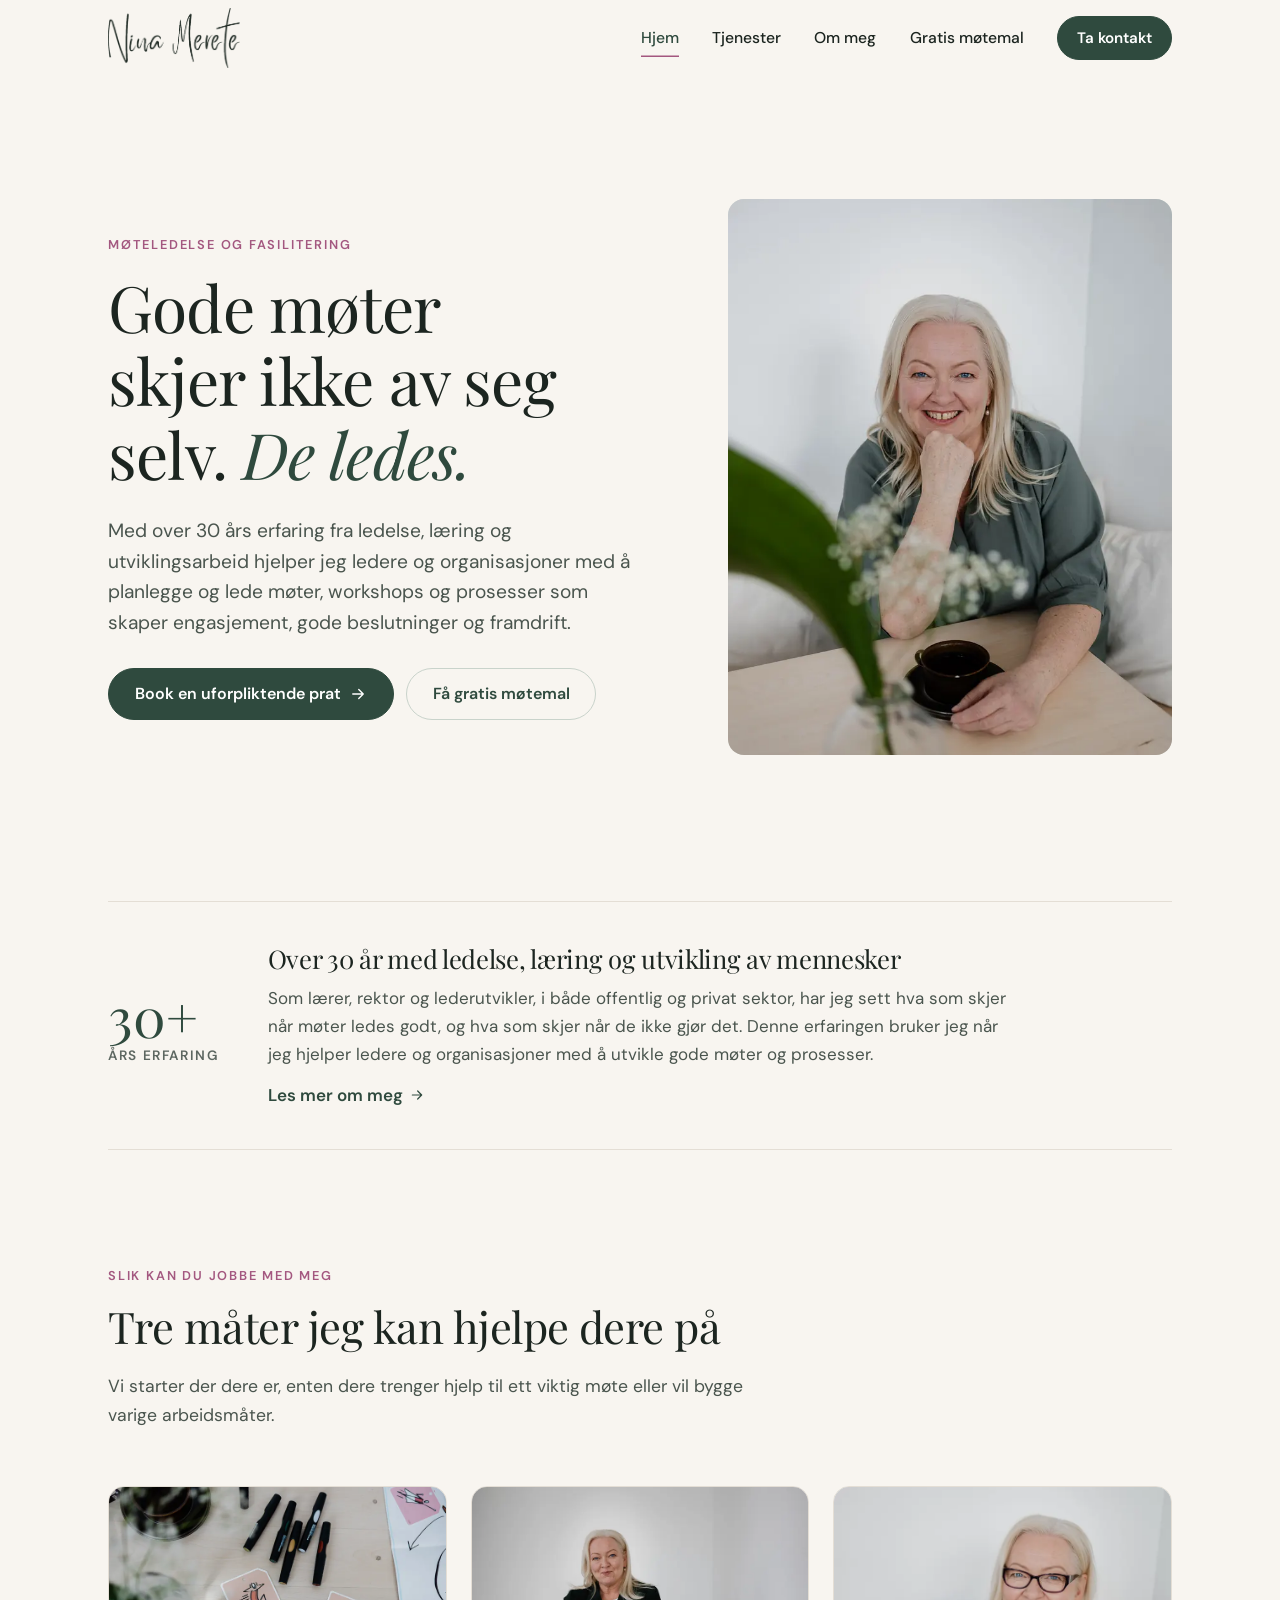
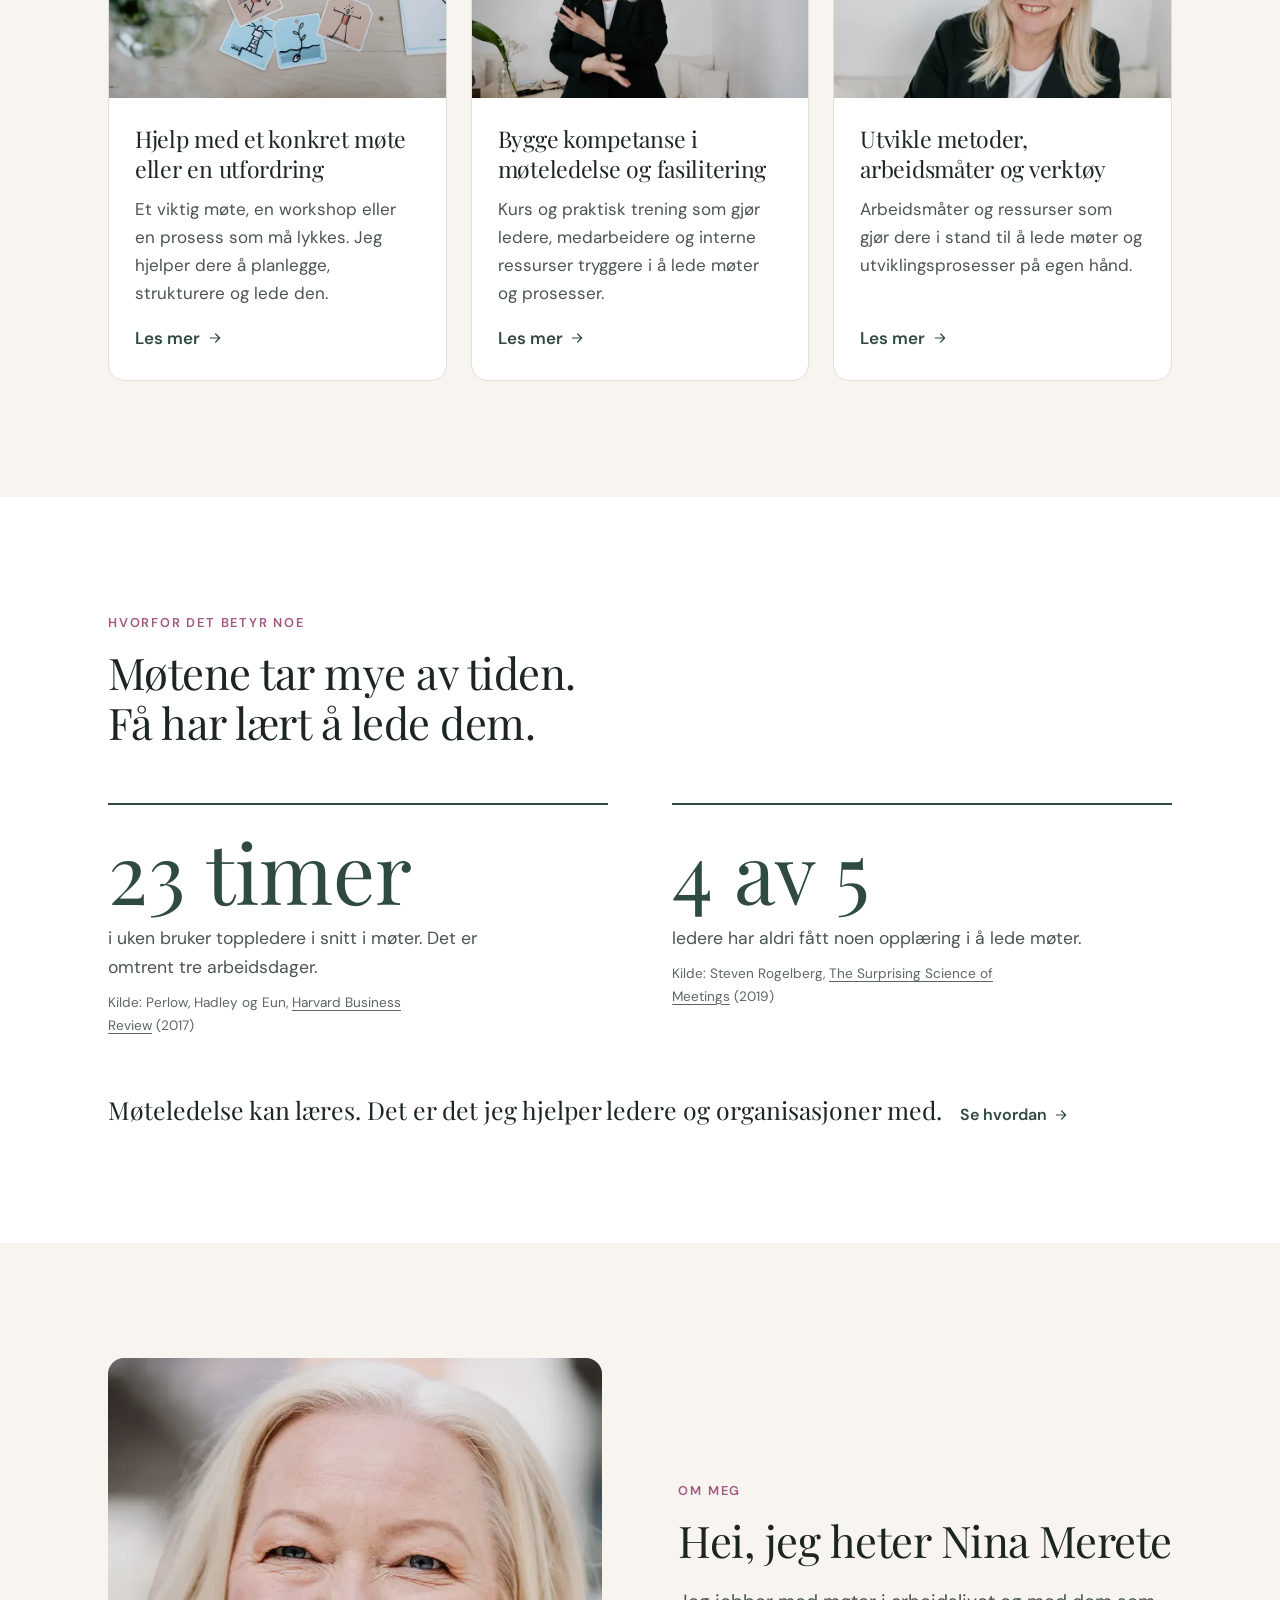
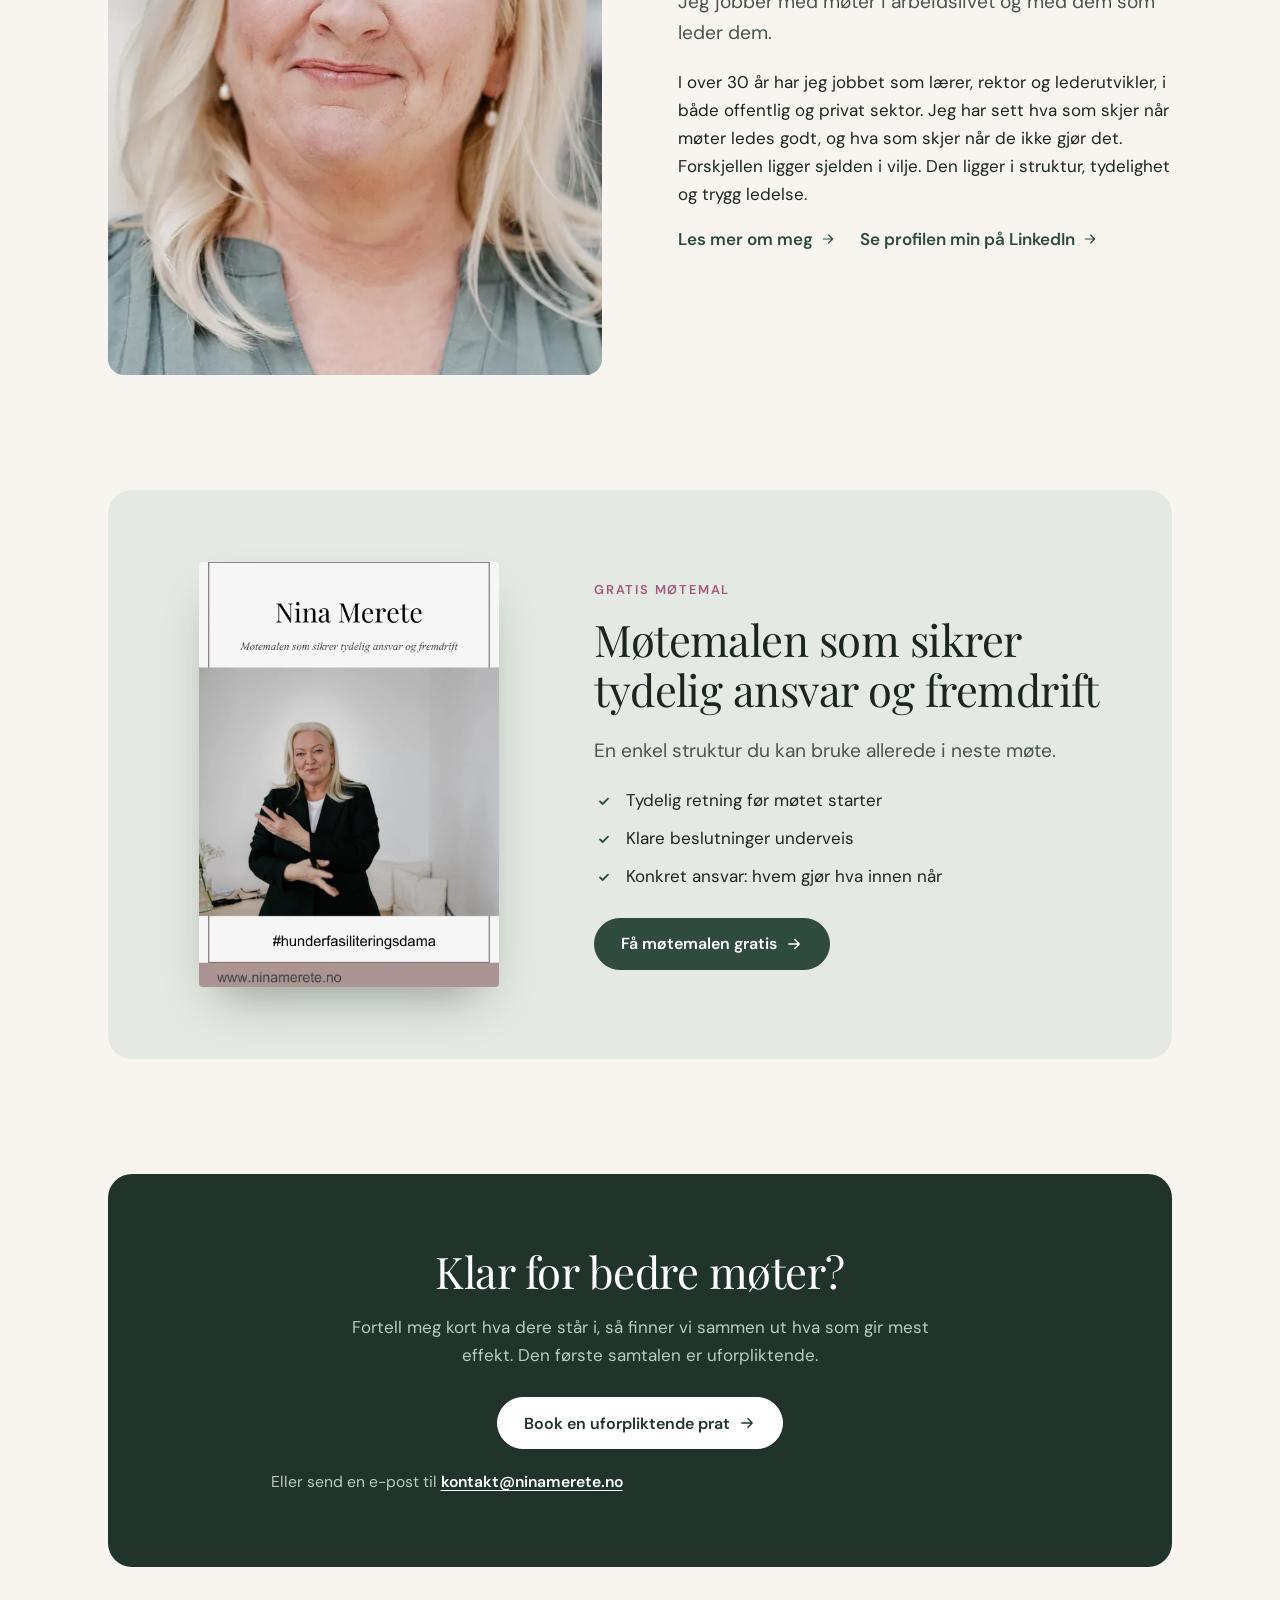
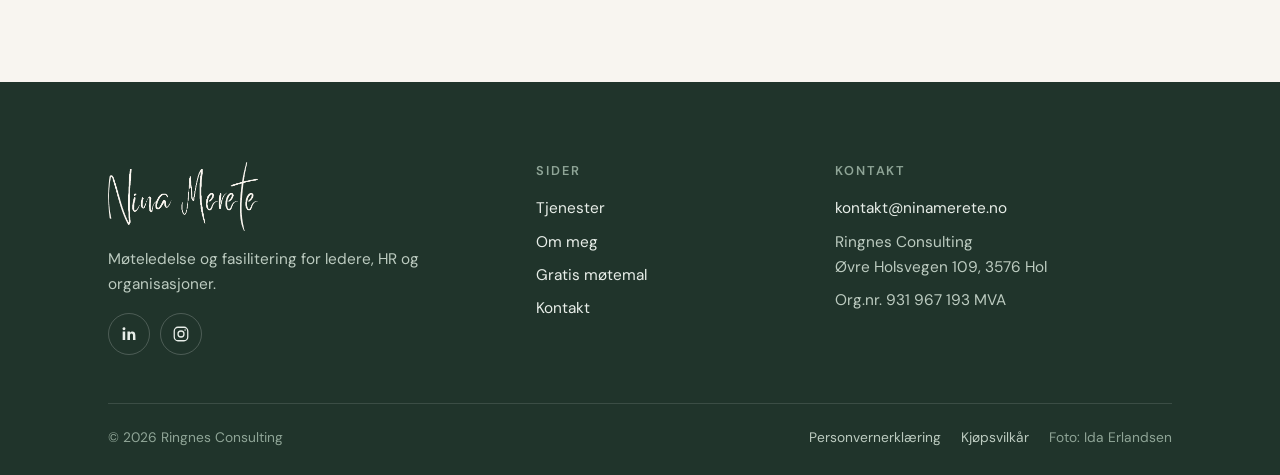
<file: index.html>
<!doctype html>
<html lang="nb">
<head>
<meta charset="utf-8">
<meta name="viewport" content="width=device-width, initial-scale=1">

<title>Nina Merete | Møteledelse og fasilitering</title>
<meta name="description" content="Nina Merete Ringnes hjelper ledere, HR og organisasjoner med møter, workshops og prosesser som gir engasjement, tydelige beslutninger og fremdrift.">
<meta name="robots" content="index, follow, max-image-preview:large">
<link rel="canonical" href="https://www.ninamerete.no/">
<meta name="theme-color" content="#f8f5f0">
<meta property="og:type" content="website">
<meta property="og:locale" content="nb_NO">
<meta property="og:site_name" content="Nina Merete">
<meta property="og:title" content="Nina Merete | Møteledelse og fasilitering">
<meta property="og:description" content="Nina Merete Ringnes hjelper ledere, HR og organisasjoner med møter, workshops og prosesser som gir engasjement, tydelige beslutninger og fremdrift.">
<meta property="og:url" content="https://www.ninamerete.no/">
<meta property="og:image" content="https://www.ninamerete.no/assets/img/og/forside.jpg">
<meta property="og:image:type" content="image/jpeg">
<meta property="og:image:width" content="1200">
<meta property="og:image:height" content="630">
<meta property="og:image:alt" content="Nina Merete Ringnes. Gode møter skjer ikke av seg selv. De ledes.">
<meta name="twitter:card" content="summary_large_image">
<meta name="twitter:title" content="Nina Merete | Møteledelse og fasilitering">
<meta name="twitter:description" content="Nina Merete Ringnes hjelper ledere, HR og organisasjoner med møter, workshops og prosesser som gir engasjement, tydelige beslutninger og fremdrift.">
<meta name="twitter:image" content="https://www.ninamerete.no/assets/img/og/forside.jpg">
<meta name="twitter:image:alt" content="Nina Merete Ringnes. Gode møter skjer ikke av seg selv. De ledes.">
<meta name="author" content="Nina Merete Ringnes">
<link rel="icon" href="favicon.ico" sizes="any">
<link rel="icon" type="image/png" sizes="32x32" href="assets/img/favicon-32.png">
<link rel="apple-touch-icon" href="assets/img/favicon-180.png">
<link rel="manifest" href="site.webmanifest">
<link rel="preload" href="assets/fonts/PlayfairDisplay-normal.woff2" as="font" type="font/woff2" crossorigin>
<link rel="preload" href="assets/fonts/DMSans-normal.woff2" as="font" type="font/woff2" crossorigin>
<link rel="stylesheet" href="assets/css/style.css?v=17">
<link rel="preload" as="image" href="assets/img/hero-700.webp" imagesrcset="assets/img/hero-700.webp 700w, assets/img/hero-1200.webp 1200w" imagesizes="(max-width: 880px) 92vw, 480px" fetchpriority="high">
<script type="application/ld+json">{"@context": "https://schema.org", "@graph": [{"@type": "ProfessionalService", "@id": "https://www.ninamerete.no/#virksomhet", "name": "Nina Merete", "legalName": "Ringnes Consulting", "url": "https://www.ninamerete.no/", "image": "https://www.ninamerete.no/assets/img/og/forside.jpg", "logo": "https://www.ninamerete.no/assets/img/favicon-512.png", "description": "Møteledelse, fasilitering og prosessdesign for ledere, HR og organisasjoner.", "email": "kontakt@ninamerete.no", "taxID": "931967193", "vatID": "NO931967193MVA", "address": {"@type": "PostalAddress", "streetAddress": "Øvre Holsvegen 109", "postalCode": "3576", "addressLocality": "Hol", "addressCountry": "NO"}, "areaServed": {"@type": "Country", "name": "Norge"}, "knowsLanguage": "nb", "founder": {"@id": "https://www.ninamerete.no/#nina"}, "sameAs": ["https://www.linkedin.com/in/nina-merete-ringnes-888065a7/", "https://www.instagram.com/ninamerete.no/"], "hasOfferCatalog": {"@type": "OfferCatalog", "name": "Tjenester", "itemListElement": [{"@type": "Offer", "itemOffered": {"@type": "Service", "name": "Hjelp med et konkret møte eller en utfordring", "description": "Et viktig møte, en workshop eller en prosess som må lykkes. Jeg hjelper dere å planlegge, strukturere og lede den.", "url": "https://www.ninamerete.no/tjenester/#konkret-hjelp"}}, {"@type": "Offer", "itemOffered": {"@type": "Service", "name": "Bygge kompetanse i møteledelse og fasilitering", "description": "Kurs og praktisk trening som gjør ledere, medarbeidere og interne ressurser tryggere i å lede møter og prosesser.", "url": "https://www.ninamerete.no/tjenester/#kompetanse"}}, {"@type": "Offer", "itemOffered": {"@type": "Service", "name": "Utvikle metoder, arbeidsmåter og verktøy", "description": "Arbeidsmåter og ressurser som gjør dere i stand til å lede møter og utviklingsprosesser på egen hånd.", "url": "https://www.ninamerete.no/tjenester/#metoder"}}]}}, {"@type": "Person", "@id": "https://www.ninamerete.no/#nina", "name": "Nina Merete Ringnes", "url": "https://www.ninamerete.no/om/", "image": "https://www.ninamerete.no/assets/img/portrett-1200.webp", "jobTitle": "Fasilitator og rådgiver i møteledelse", "worksFor": {"@id": "https://www.ninamerete.no/#virksomhet"}, "alumniOf": {"@type": "CollegeOrUniversity", "name": "Universitetet i Oslo"}, "knowsAbout": ["Møteledelse", "Fasilitering", "Prosessledelse", "Workshops", "Lederutvikling", "Kompetanseutvikling"], "sameAs": ["https://www.linkedin.com/in/nina-merete-ringnes-888065a7/", "https://www.instagram.com/ninamerete.no/"]}, {"@type": "WebSite", "@id": "https://www.ninamerete.no/#nettsted", "url": "https://www.ninamerete.no/", "name": "Nina Merete", "inLanguage": "nb-NO", "publisher": {"@id": "https://www.ninamerete.no/#virksomhet"}}, {"@type": "WebPage", "@id": "https://www.ninamerete.no/#side", "url": "https://www.ninamerete.no/", "name": "Nina Merete | Møteledelse og fasilitering", "description": "Nina Merete Ringnes hjelper ledere, HR og organisasjoner med møter, workshops og prosesser som gir engasjement, tydelige beslutninger og fremdrift.", "inLanguage": "nb-NO", "isPartOf": {"@id": "https://www.ninamerete.no/#nettsted"}, "primaryImageOfPage": {"@type": "ImageObject", "url": "https://www.ninamerete.no/assets/img/og/forside.jpg", "width": 1200, "height": 630}}]}</script>
</head>
<body>
<a class="skip-link" href="#innhold">Hopp til innhold</a>
<header class="site-header">
  <div class="wrap">
    <a class="brand" href="./" aria-label="Nina Merete, til forsiden"><img src="assets/img/logo.png" alt="Nina Merete" width="579" height="265"></a>
    <button class="nav-toggle" type="button" aria-expanded="false" aria-controls="hovedmeny" aria-label="Åpne meny"><span></span></button>
    <nav class="nav" id="hovedmeny" aria-label="Hovedmeny">
      <a href="./" aria-current="page">Hjem</a><a href="tjenester/">Tjenester</a><a href="om/">Om meg</a><a href="motemal/">Gratis møtemal</a>
      <a class="btn btn--sm" href="kontakt/">Ta kontakt</a>
    </nav>
  </div>
</header>
<main id="innhold">
<section class="hero hero--full">
  <div class="wrap hero-grid">
    <div>
      <span class="label">Møteledelse og fasilitering</span>
      <h1>Gode møter skjer ikke av seg selv. <em class="nowrap">De ledes.</em></h1>
      <p class="lead">Med over 30 års erfaring fra ledelse, læring og utviklingsarbeid hjelper jeg ledere og organisasjoner med å planlegge og lede møter, workshops og prosesser som skaper engasjement, gode beslutninger og framdrift.</p>
      <div class="actions">
        <a class="btn" href="kontakt/">Book en uforpliktende prat<svg viewBox="0 0 24 24" fill="none" stroke="currentColor" stroke-width="1.8" stroke-linecap="round" stroke-linejoin="round" aria-hidden="true"><path d="M5 12h14M13 6l6 6-6 6"/></svg></a>
        <a class="btn btn--outline" href="motemal/">Få gratis møtemal</a>
      </div>
    </div>
    <div class="hero-photo"><img src="assets/img/hero-700.webp" srcset="assets/img/hero-700.webp 700w, assets/img/hero-1200.webp 1200w" sizes="(max-width: 880px) 92vw, 480px" alt="Nina Merete Ringnes" width="700" height="1050" fetchpriority="high" decoding="async"></div>
  </div>
</section>

<section class="section" style="padding-top:0" aria-labelledby="erfaring">
  <div class="wrap">
    <div class="years reveal">
      <div class="years-num" aria-hidden="true">30+ <small>års erfaring</small></div>
      <div class="years-text">
        <h2 id="erfaring">Over 30 år med ledelse, læring og utvikling av mennesker</h2>
        <p>Som lærer, rektor og lederutvikler, i både offentlig og privat sektor, har jeg sett hva som skjer når møter ledes godt, og hva som skjer når de ikke gjør det. Denne erfaringen bruker jeg når jeg hjelper ledere og organisasjoner med å utvikle gode møter og prosesser.</p>
        <a class="text-link" href="om/">Les mer om meg<svg viewBox="0 0 24 24" fill="none" stroke="currentColor" stroke-width="1.8" stroke-linecap="round" stroke-linejoin="round" aria-hidden="true"><path d="M5 12h14M13 6l6 6-6 6"/></svg></a>
      </div>
    </div>
  </div>
</section>

<section class="section" id="jobbe-med-meg">
  <div class="wrap">
    <div class="head reveal">
      <span class="label">Slik kan du jobbe med meg</span>
      <h2>Tre måter jeg kan hjelpe dere på</h2>
      <p>Vi starter der dere er, enten dere trenger hjelp til ett viktig møte eller vil bygge varige arbeidsmåter.</p>
    </div>
    <div class="cards reveal">
      <article class="card">
        <div class="card-img"><img src="assets/img/fasilitering-800.webp" srcset="assets/img/fasilitering-800.webp 800w, assets/img/fasilitering-1400.webp 1400w" sizes="(max-width: 960px) 90vw, 370px" alt="Fasiliteringskort og tusjer klare på bordet før en workshop" loading="lazy" decoding="async"></div>
        <div class="card-body">
          <h3>Hjelp med et konkret møte eller en utfordring</h3>
          <p>Et viktig møte, en workshop eller en prosess som må lykkes. Jeg hjelper dere å planlegge, strukturere og lede den.</p>
          <a class="text-link" href="tjenester/#konkret-hjelp">Les mer<span class="sr-only"> om hjelp med et konkret møte eller en utfordring</span><svg viewBox="0 0 24 24" fill="none" stroke="currentColor" stroke-width="1.8" stroke-linecap="round" stroke-linejoin="round" aria-hidden="true"><path d="M5 12h14M13 6l6 6-6 6"/></svg></a>
        </div>
      </article>
      <article class="card">
        <div class="card-img"><img src="assets/img/kompetanse-800.webp" srcset="assets/img/kompetanse-800.webp 800w, assets/img/kompetanse-1400.webp 1400w" sizes="(max-width: 960px) 90vw, 370px" alt="Nina Merete forklarer med hendene" loading="lazy" decoding="async"></div>
        <div class="card-body">
          <h3>Bygge kompetanse i møteledelse og fasilitering</h3>
          <p>Kurs og praktisk trening som gjør ledere, medarbeidere og interne ressurser tryggere i å lede møter og prosesser.</p>
          <a class="text-link" href="tjenester/#kompetanse">Les mer<span class="sr-only"> om bygge kompetanse i møteledelse og fasilitering</span><svg viewBox="0 0 24 24" fill="none" stroke="currentColor" stroke-width="1.8" stroke-linecap="round" stroke-linejoin="round" aria-hidden="true"><path d="M5 12h14M13 6l6 6-6 6"/></svg></a>
        </div>
      </article>
      <article class="card">
        <div class="card-img"><img src="assets/img/verktoy-700.webp" srcset="assets/img/verktoy-700.webp 700w, assets/img/verktoy-1200.webp 1200w" sizes="(max-width: 960px) 90vw, 370px" alt="Nina Merete tegner en modell med tusj på papir" loading="lazy" decoding="async" style="object-position:50% 20%"></div>
        <div class="card-body">
          <h3>Utvikle metoder, arbeidsmåter og verktøy</h3>
          <p>Arbeidsmåter og ressurser som gjør dere i stand til å lede møter og utviklingsprosesser på egen hånd.</p>
          <a class="text-link" href="tjenester/#metoder">Les mer<span class="sr-only"> om utvikle metoder, arbeidsmåter og verktøy</span><svg viewBox="0 0 24 24" fill="none" stroke="currentColor" stroke-width="1.8" stroke-linecap="round" stroke-linejoin="round" aria-hidden="true"><path d="M5 12h14M13 6l6 6-6 6"/></svg></a>
        </div>
      </article>
    </div>
  </div>
</section>

<section class="section section--white" aria-labelledby="hvorfor">
  <div class="wrap">
    <div class="head reveal">
      <span class="label">Hvorfor det betyr noe</span>
      <h2 id="hvorfor">Møtene tar mye av tiden. Få har lært å lede dem.</h2>
    </div>
    <div class="big-stats reveal">
      <div class="big-stat">
        <div class="stat-value">23 timer</div>
        <p>i uken bruker toppledere i snitt i møter. Det er omtrent tre arbeidsdager.</p>
        <p class="source">Kilde: Perlow, Hadley og Eun, <a href="https://hbr.org/2017/07/stop-the-meeting-madness" target="_blank" rel="noopener">Harvard Business Review</a> (2017)</p>
      </div>
      <div class="big-stat">
        <div class="stat-value">4 av 5</div>
        <p>ledere har aldri fått noen opplæring i å lede møter.</p>
        <p class="source">Kilde: Steven Rogelberg, <a href="https://www.forbes.com/sites/peterhigh/2019/11/25/half-of-all-meetings-are-a-waste-of-timeheres-how-to-improve-them/" target="_blank" rel="noopener">The Surprising Science of Meetings</a> (2019)</p>
      </div>
    </div>
    <p class="stats-turn reveal">Møteledelse kan læres. Det er det jeg hjelper ledere og organisasjoner med. <a class="text-link" href="tjenester/">Se hvordan<svg viewBox="0 0 24 24" fill="none" stroke="currentColor" stroke-width="1.8" stroke-linecap="round" stroke-linejoin="round" aria-hidden="true"><path d="M5 12h14M13 6l6 6-6 6"/></svg></a></p>
  </div>
</section>

<section class="section">
  <div class="wrap split">
    <div class="photo ratio-portrait reveal"><img src="assets/img/portrett-700.webp" srcset="assets/img/portrett-700.webp 700w, assets/img/portrett-1200.webp 1200w" sizes="(max-width: 880px) 92vw, 520px" alt="Portrett av Nina Merete Ringnes" width="700" height="1050" loading="lazy" decoding="async" style="object-position:50% 0%"></div>
    <div class="reveal">
      <span class="label">Om meg</span>
      <h2>Hei, jeg heter Nina Merete</h2>
      <p class="lead">Jeg jobber med møter i arbeidslivet og med dem som leder dem.</p>
      <p>I over 30 år har jeg jobbet som lærer, rektor og lederutvikler, i både offentlig og privat sektor. Jeg har sett hva som skjer når møter ledes godt, og hva som skjer når de ikke gjør det. Forskjellen ligger sjelden i vilje. Den ligger i struktur, tydelighet og trygg ledelse.</p>
      <div class="actions" style="gap:24px"><a class="text-link" href="om/">Les mer om meg<svg viewBox="0 0 24 24" fill="none" stroke="currentColor" stroke-width="1.8" stroke-linecap="round" stroke-linejoin="round" aria-hidden="true"><path d="M5 12h14M13 6l6 6-6 6"/></svg></a><a class="text-link" href="https://www.linkedin.com/in/nina-merete-ringnes-888065a7/" target="_blank" rel="noopener">Se profilen min på LinkedIn<svg viewBox="0 0 24 24" fill="none" stroke="currentColor" stroke-width="1.8" stroke-linecap="round" stroke-linejoin="round" aria-hidden="true"><path d="M5 12h14M13 6l6 6-6 6"/></svg></a></div>
    </div>
  </div>
</section>

<section class="section" style="padding-top:0">
  <div class="wrap">
    <div class="offer reveal">
      <div class="offer-cover"><img src="assets/img/motemal-s1.webp" alt="Forsiden av møtemalen" width="655" height="926" loading="lazy"></div>
      <div>
        <span class="label">Gratis møtemal</span>
        <h2>Møtemalen som sikrer tydelig ansvar og fremdrift</h2>
        <p class="lead">En enkel struktur du kan bruke allerede i neste møte.</p>
        <ul class="checks"><li>Tydelig retning før møtet starter</li><li>Klare beslutninger underveis</li><li>Konkret ansvar: hvem gjør hva innen når</li></ul>
        <div class="actions"><a class="btn" href="motemal/">Få møtemalen gratis<svg viewBox="0 0 24 24" fill="none" stroke="currentColor" stroke-width="1.8" stroke-linecap="round" stroke-linejoin="round" aria-hidden="true"><path d="M5 12h14M13 6l6 6-6 6"/></svg></a></div>
      </div>
    </div>
  </div>
</section>

<section class="section" style="padding-top:0">
  <div class="wrap">
    <div class="cta reveal">
      <h2>Klar for bedre møter?</h2>
      <p>Fortell meg kort hva dere står i, så finner vi sammen ut hva som gir mest effekt. Den første samtalen er uforpliktende.</p>
      <div class="actions"><a class="btn btn--white" href="kontakt/">Book en uforpliktende prat<svg viewBox="0 0 24 24" fill="none" stroke="currentColor" stroke-width="1.8" stroke-linecap="round" stroke-linejoin="round" aria-hidden="true"><path d="M5 12h14M13 6l6 6-6 6"/></svg></a></div>
      <p class="cta-alt">Eller send en e-post til <a href="mailto:kontakt@ninamerete.no">kontakt@ninamerete.no</a></p>
    </div>
  </div>
</section>
</main>
<footer class="site-footer">
  <div class="wrap">
    <div class="footer-grid">
      <div class="footer-brand">
        <img src="assets/img/logo-lys.png" alt="Nina Merete" width="579" height="265" loading="lazy">
        <p>Møteledelse og fasilitering for ledere, HR og organisasjoner.</p>
        <div class="social">
          <a href="https://www.linkedin.com/in/nina-merete-ringnes-888065a7/" target="_blank" rel="noopener" aria-label="LinkedIn"><svg viewBox="0 0 24 24" fill="currentColor" aria-hidden="true"><path d="M6.94 8.5H3.56V20h3.38V8.5zM5.25 3A1.97 1.97 0 1 0 5.3 6.94 1.97 1.97 0 0 0 5.25 3zM20.44 13.4c0-3.2-1.7-4.7-4-4.7a3.45 3.45 0 0 0-3.13 1.72V8.5H9.94c.04 1.02 0 11.5 0 11.5h3.37v-6.42c0-.34.03-.68.13-.93.27-.68.9-1.39 1.94-1.39 1.37 0 1.92 1.05 1.92 2.58V20h3.37l-.23-6.6z"/></svg></a>
          <a href="https://www.instagram.com/ninamerete.no/" target="_blank" rel="noopener" aria-label="Instagram"><svg viewBox="0 0 24 24" fill="none" stroke="currentColor" stroke-width="1.7" aria-hidden="true"><rect x="3" y="3" width="18" height="18" rx="5"/><circle cx="12" cy="12" r="4"/><circle cx="17.5" cy="6.5" r="1" fill="currentColor" stroke="none"/></svg></a>
        </div>
      </div>
      <div>
        <h2>Sider</h2>
        <ul>
          <li><a href="tjenester/">Tjenester</a></li>
          <li><a href="om/">Om meg</a></li>
          <li><a href="motemal/">Gratis møtemal</a></li>
          <li><a href="kontakt/">Kontakt</a></li>
        </ul>
      </div>
      <div>
        <h2>Kontakt</h2>
        <ul>
          <li><a href="mailto:kontakt@ninamerete.no">kontakt@ninamerete.no</a></li>
          <li>Ringnes Consulting<br>Øvre Holsvegen 109, 3576 Hol</li>
          <li>Org.nr. 931 967 193 MVA</li>
        </ul>
      </div>
    </div>
    <div class="footer-bottom">
      <span>© <span data-year>2026</span> Ringnes Consulting</span>
      <nav aria-label="Juridisk">
        <a href="personvernerklaering/">Personvernerklæring</a>
        <a href="kjopsvilkar/">Kjøpsvilkår</a>
        <span>Foto: Ida Erlandsen</span>
      </nav>
    </div>
  </div>
</footer>
<script src="assets/js/main.js?v=17" defer></script>
</body>
</html>
</file>
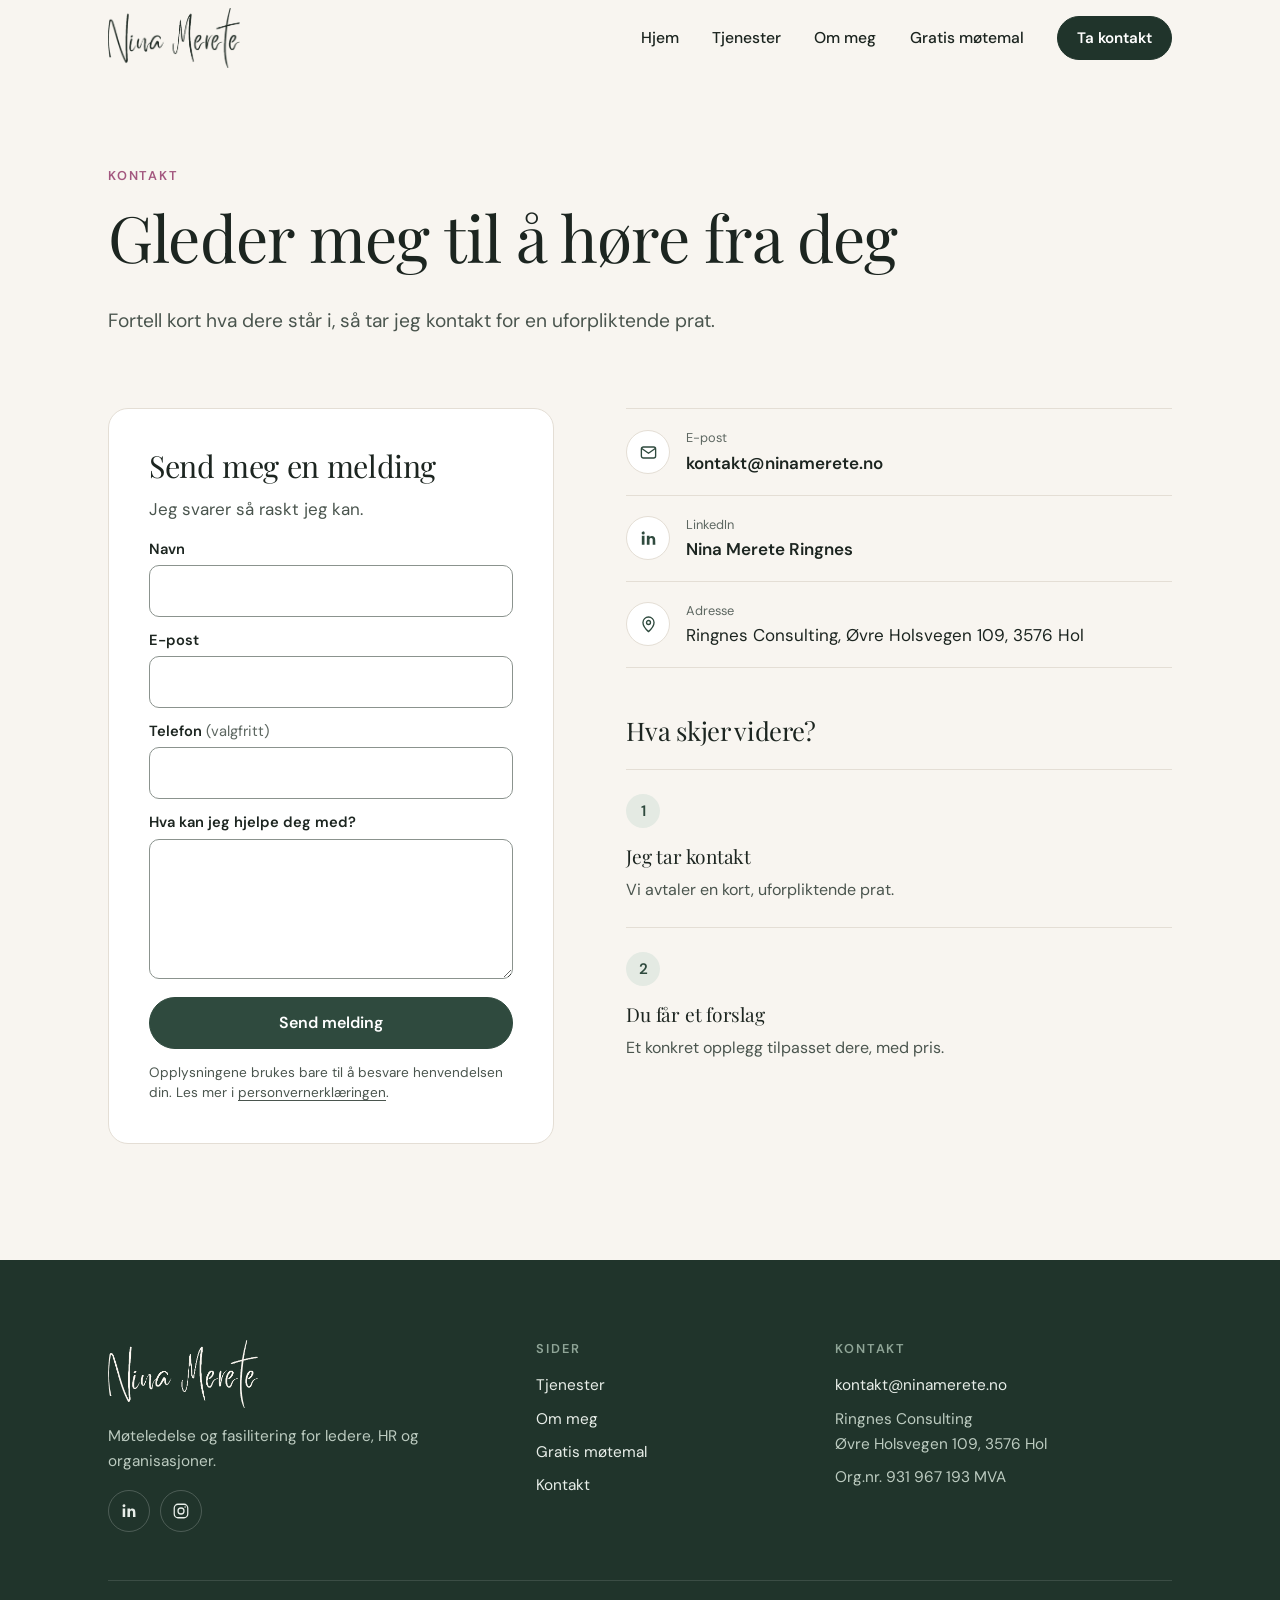
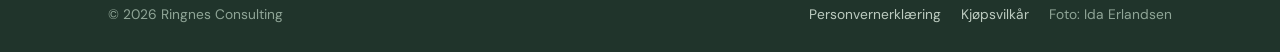
<file: contact/index.html>
<!doctype html>
<html lang="nb"><head><meta charset="utf-8"><title>Flyttet</title>
<meta name="robots" content="noindex">
<link rel="canonical" href="https://www.ninamerete.no/kontakt/">
<meta http-equiv="refresh" content="0; url=../kontakt/">
</head><body><p>Siden er flyttet: <a href="../kontakt/">gå videre</a>.</p></body></html>
</file>
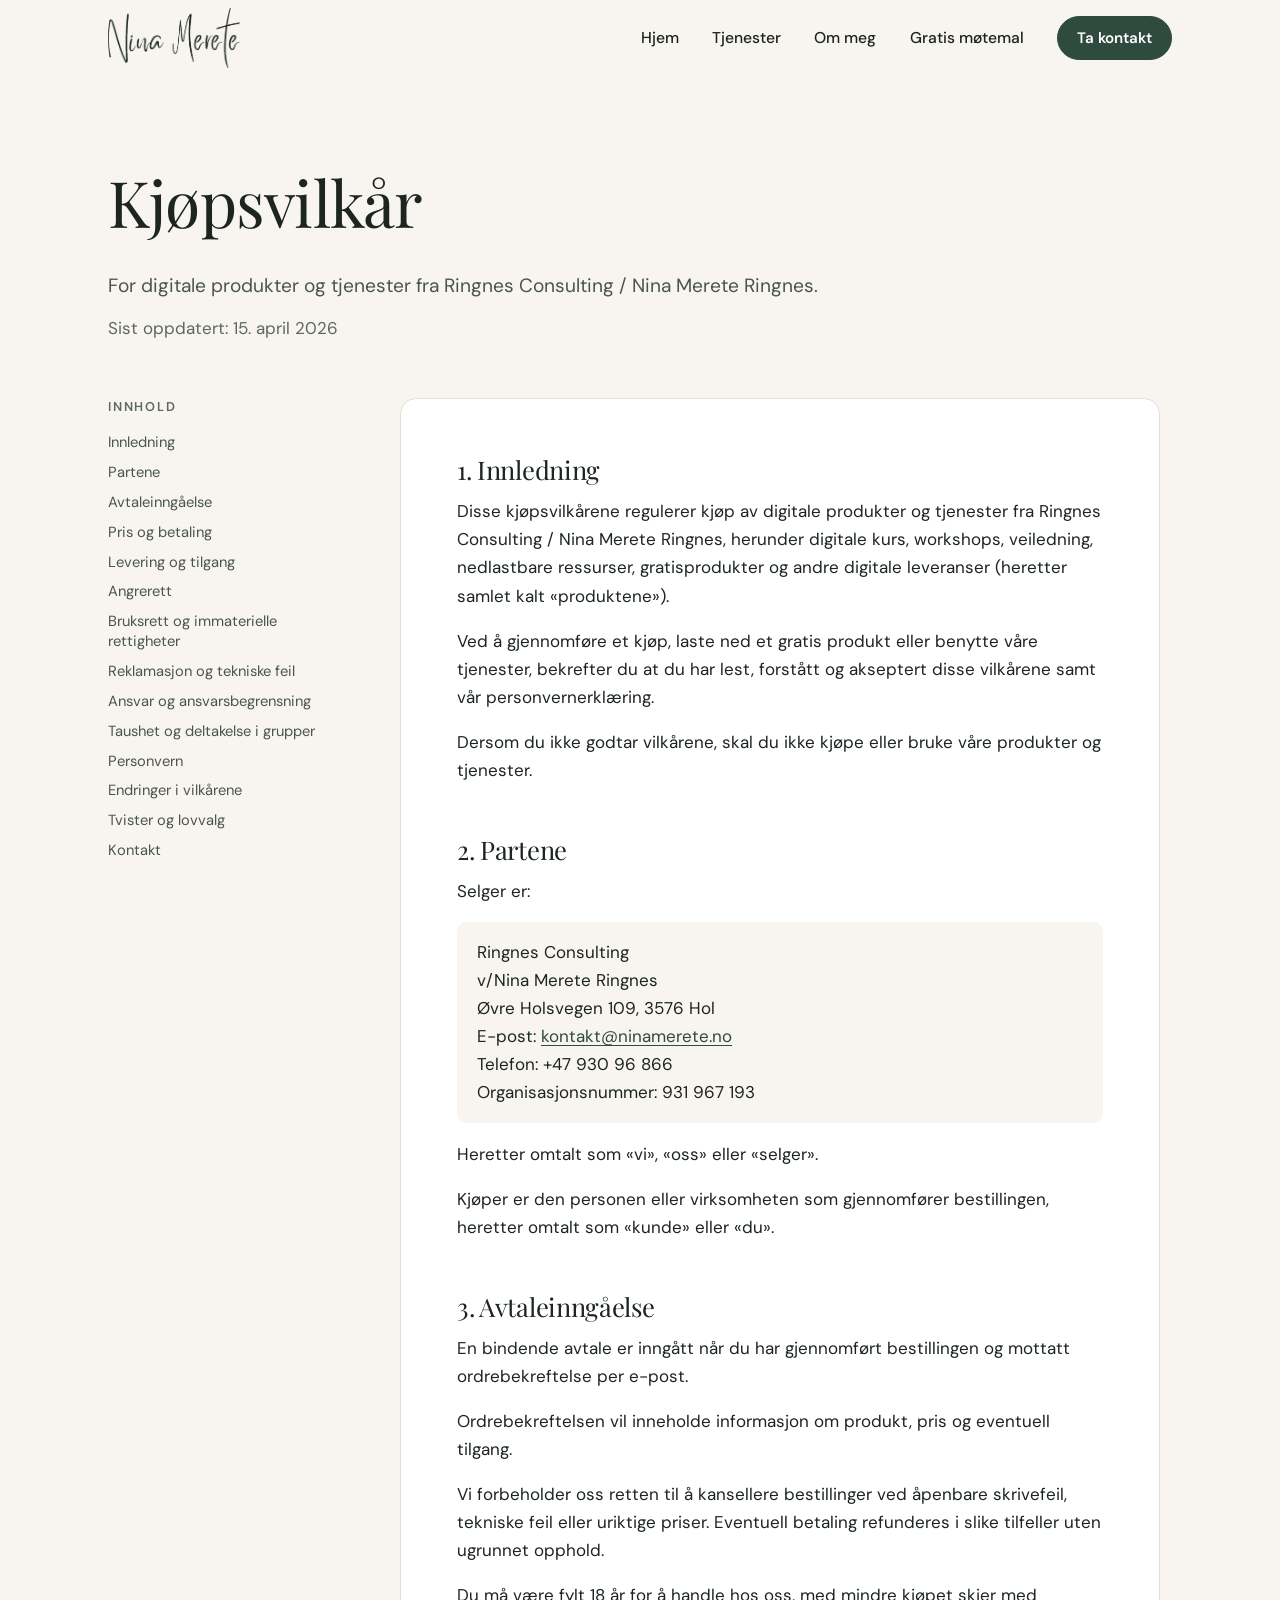
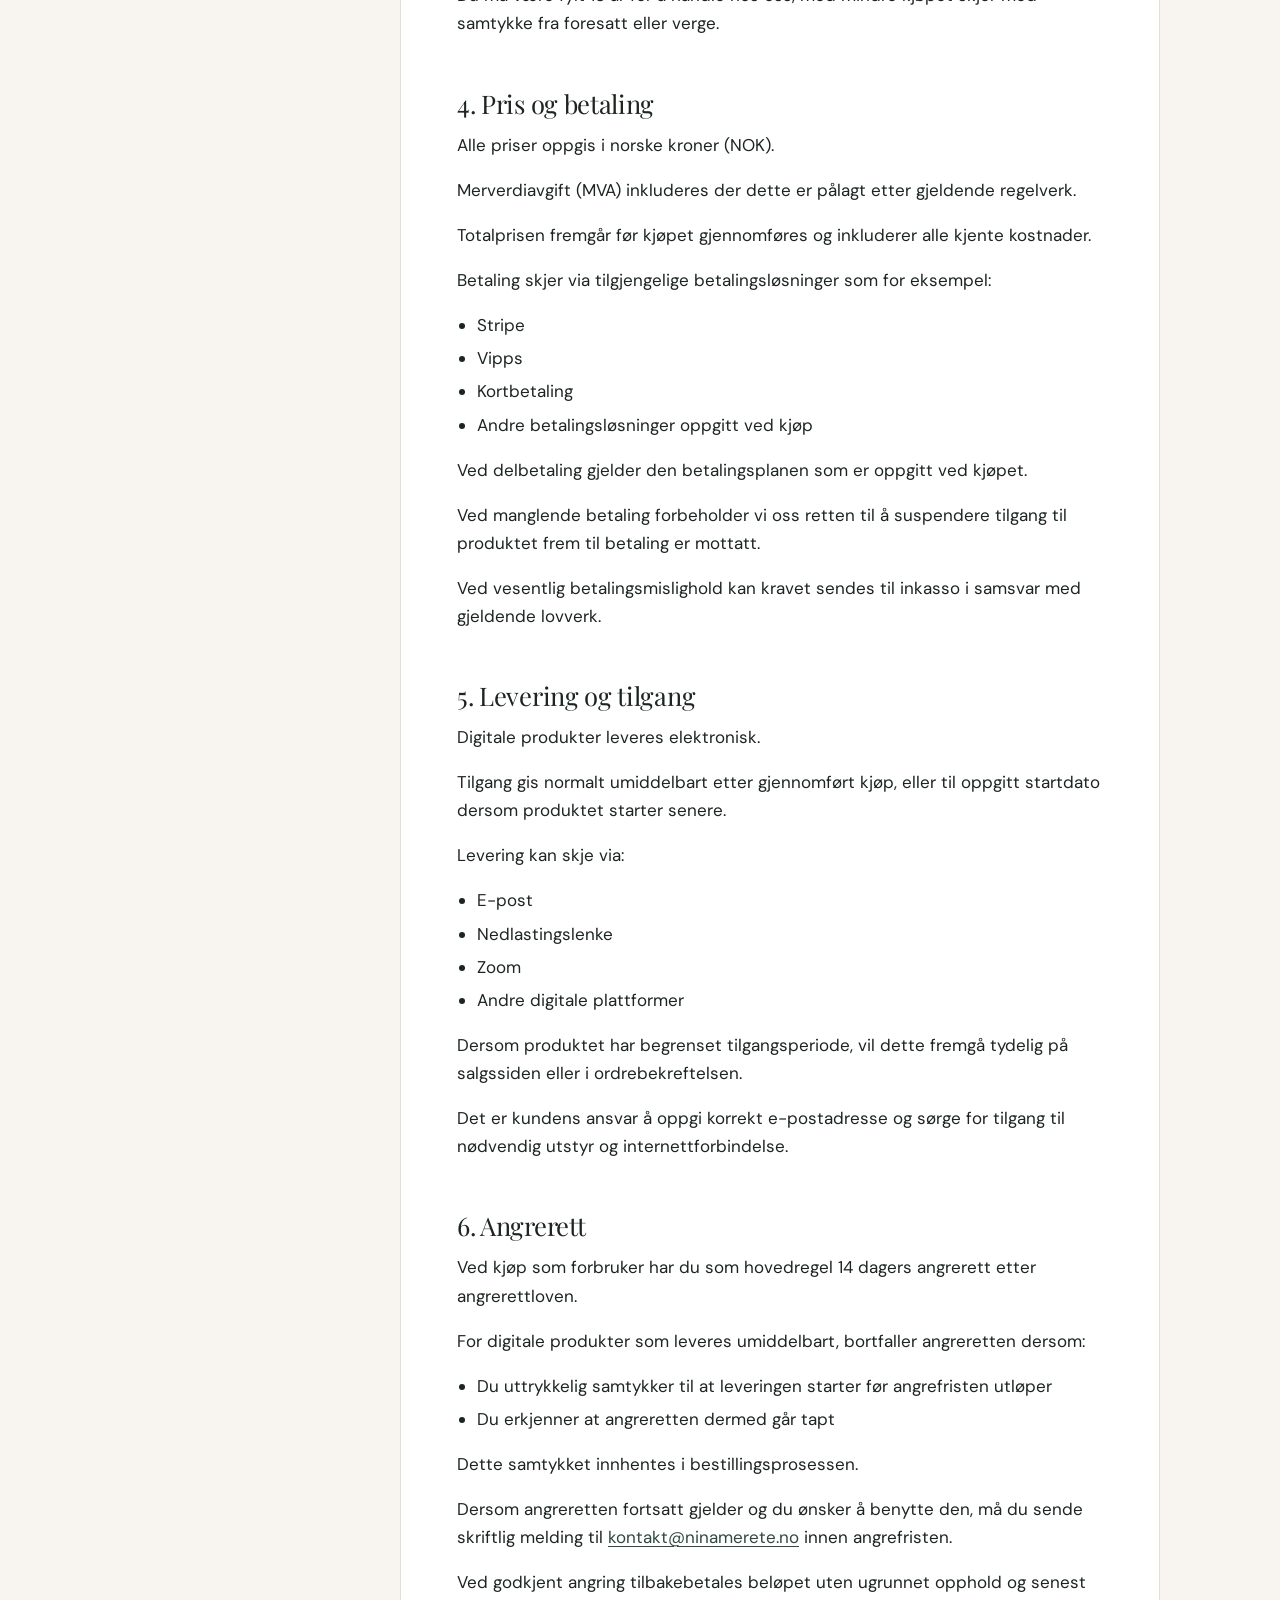
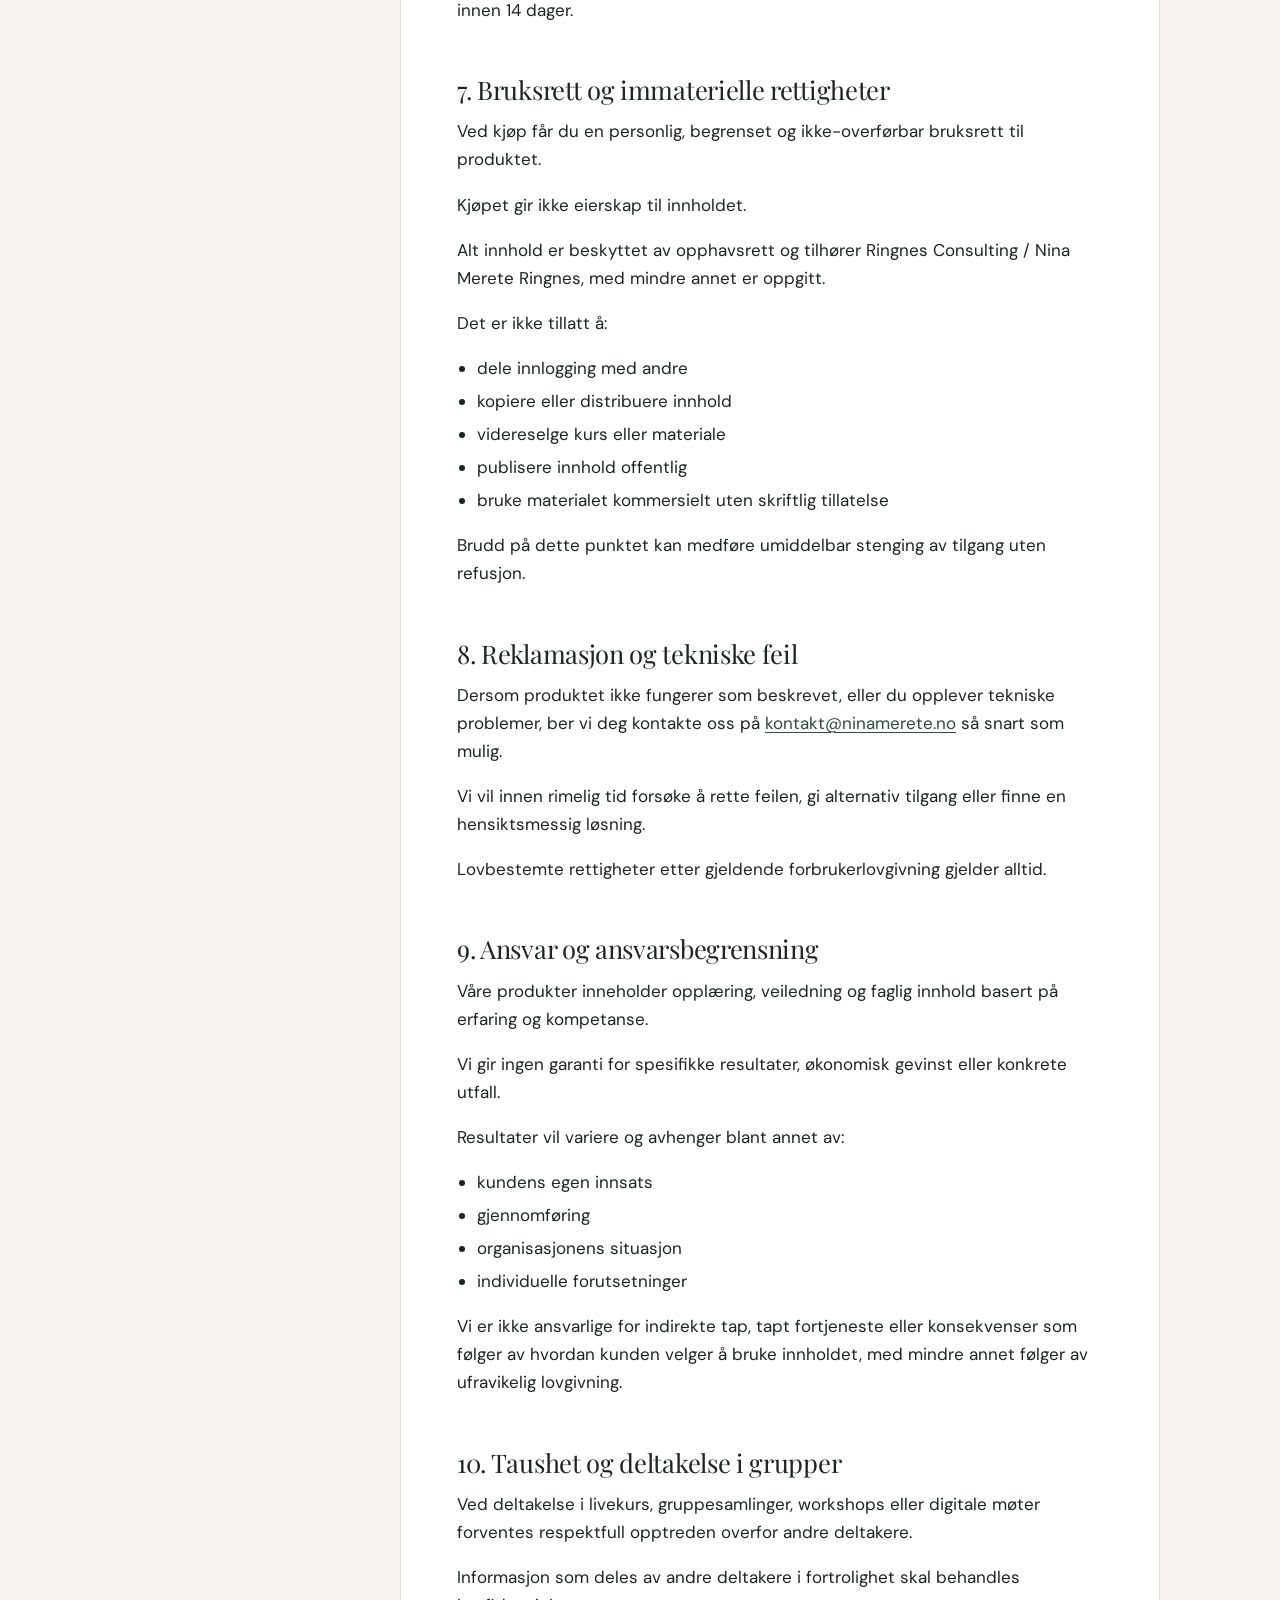
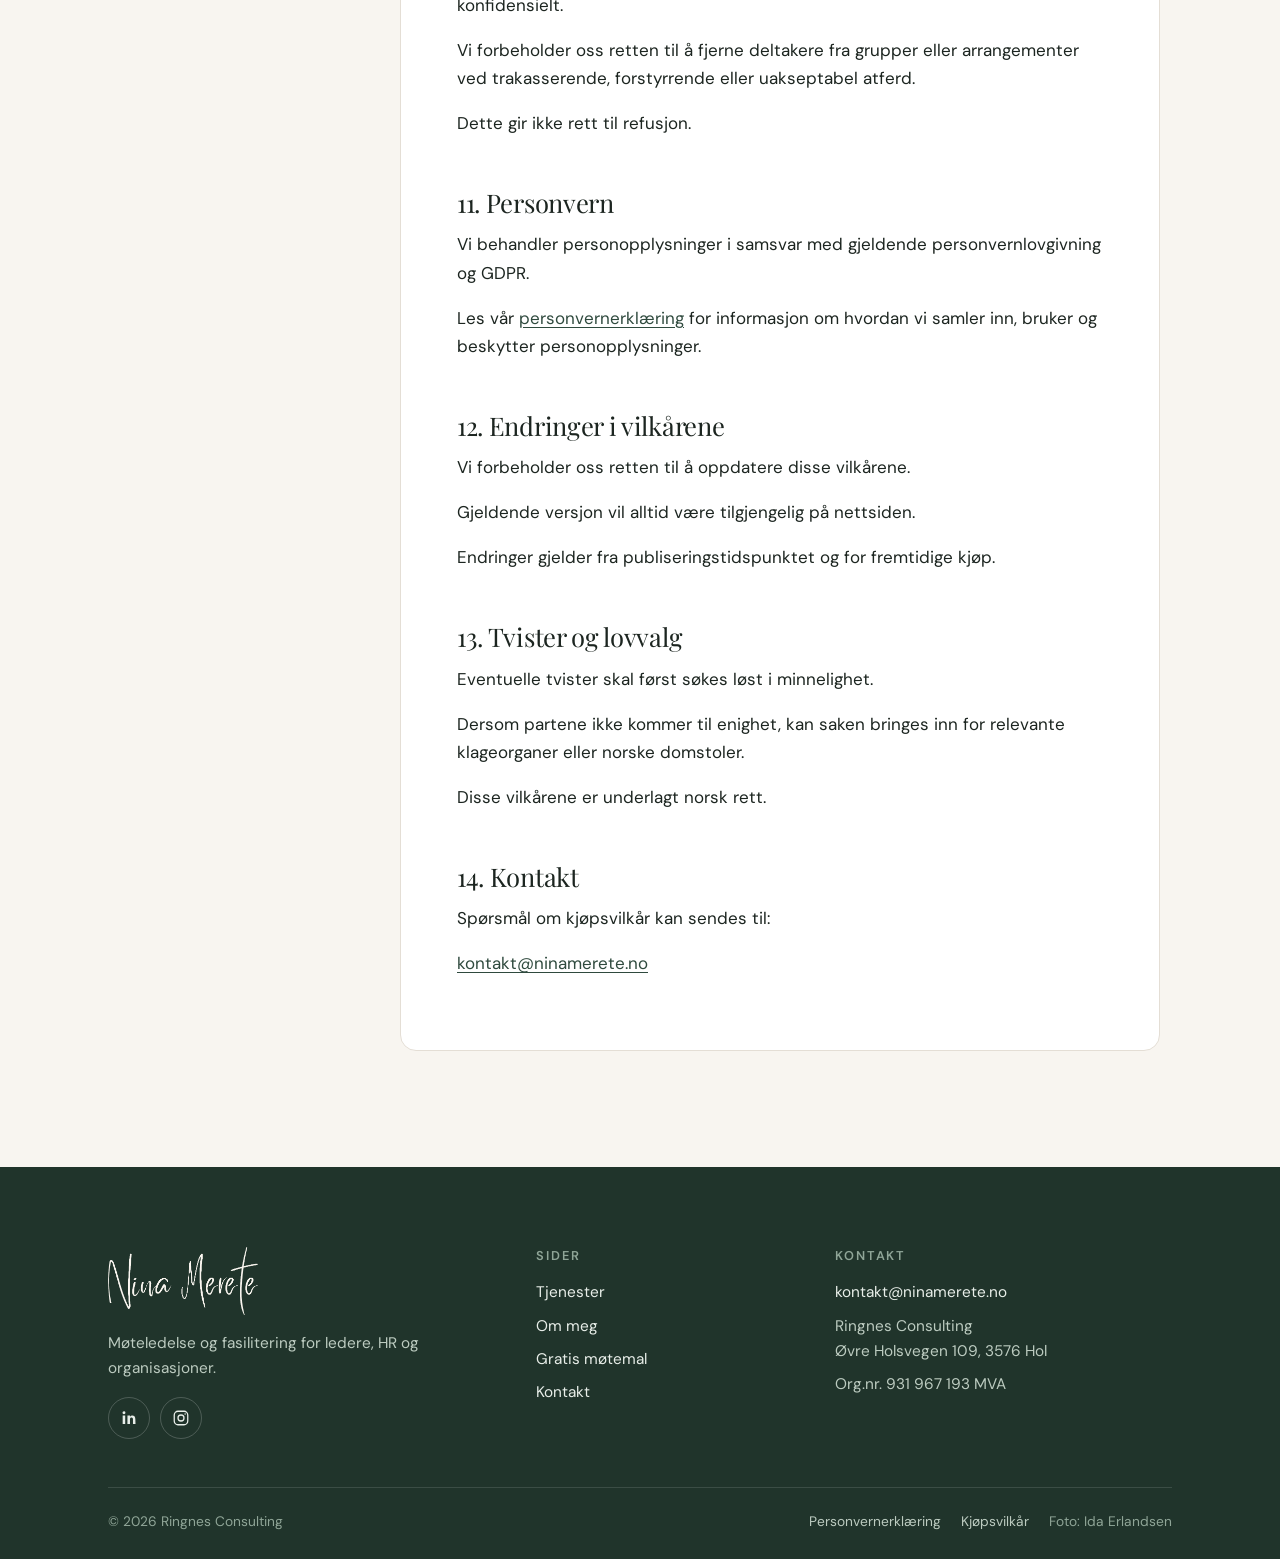
<file: kjopsvilkar/index.html>
<!doctype html>
<html lang="nb">
<head>
<meta charset="utf-8">
<meta name="viewport" content="width=device-width, initial-scale=1">

<title>Kjøpsvilkår for digitale produkter og tjenester | Nina Merete</title>
<meta name="description" content="Kjøpsvilkår for digitale produkter og tjenester fra Ringnes Consulting / Nina Merete Ringnes: betaling, levering, angrerett, bruksrett og reklamasjon.">
<meta name="robots" content="index, follow, max-image-preview:large">
<link rel="canonical" href="https://www.ninamerete.no/kjopsvilkar/">
<meta name="theme-color" content="#f8f5f0">
<meta property="og:type" content="website">
<meta property="og:locale" content="nb_NO">
<meta property="og:site_name" content="Nina Merete">
<meta property="og:title" content="Kjøpsvilkår for digitale produkter og tjenester | Nina Merete">
<meta property="og:description" content="Kjøpsvilkår for digitale produkter og tjenester fra Ringnes Consulting / Nina Merete Ringnes: betaling, levering, angrerett, bruksrett og reklamasjon.">
<meta property="og:url" content="https://www.ninamerete.no/kjopsvilkar/">
<meta property="og:image" content="https://www.ninamerete.no/assets/img/og/forside.jpg">
<meta property="og:image:type" content="image/jpeg">
<meta property="og:image:width" content="1200">
<meta property="og:image:height" content="630">
<meta property="og:image:alt" content="Nina Merete Ringnes. Gode møter skjer ikke av seg selv. De ledes.">
<meta name="twitter:card" content="summary_large_image">
<meta name="twitter:title" content="Kjøpsvilkår for digitale produkter og tjenester | Nina Merete">
<meta name="twitter:description" content="Kjøpsvilkår for digitale produkter og tjenester fra Ringnes Consulting / Nina Merete Ringnes: betaling, levering, angrerett, bruksrett og reklamasjon.">
<meta name="twitter:image" content="https://www.ninamerete.no/assets/img/og/forside.jpg">
<meta name="twitter:image:alt" content="Nina Merete Ringnes. Gode møter skjer ikke av seg selv. De ledes.">
<meta name="author" content="Nina Merete Ringnes">
<link rel="icon" href="../favicon.ico" sizes="any">
<link rel="icon" type="image/png" sizes="32x32" href="../assets/img/favicon-32.png">
<link rel="apple-touch-icon" href="../assets/img/favicon-180.png">
<link rel="manifest" href="../site.webmanifest">
<link rel="preload" href="../assets/fonts/PlayfairDisplay-normal.woff2" as="font" type="font/woff2" crossorigin>
<link rel="preload" href="../assets/fonts/DMSans-normal.woff2" as="font" type="font/woff2" crossorigin>
<link rel="stylesheet" href="../assets/css/style.css?v=17">

<script type="application/ld+json">{"@context": "https://schema.org", "@graph": [{"@type": "ProfessionalService", "@id": "https://www.ninamerete.no/#virksomhet", "name": "Nina Merete", "legalName": "Ringnes Consulting", "url": "https://www.ninamerete.no/", "image": "https://www.ninamerete.no/assets/img/og/forside.jpg", "logo": "https://www.ninamerete.no/assets/img/favicon-512.png", "description": "Møteledelse, fasilitering og prosessdesign for ledere, HR og organisasjoner.", "email": "kontakt@ninamerete.no", "taxID": "931967193", "vatID": "NO931967193MVA", "address": {"@type": "PostalAddress", "streetAddress": "Øvre Holsvegen 109", "postalCode": "3576", "addressLocality": "Hol", "addressCountry": "NO"}, "areaServed": {"@type": "Country", "name": "Norge"}, "knowsLanguage": "nb", "founder": {"@id": "https://www.ninamerete.no/#nina"}, "sameAs": ["https://www.linkedin.com/in/nina-merete-ringnes-888065a7/", "https://www.instagram.com/ninamerete.no/"], "hasOfferCatalog": {"@type": "OfferCatalog", "name": "Tjenester", "itemListElement": [{"@type": "Offer", "itemOffered": {"@type": "Service", "name": "Hjelp med et konkret møte eller en utfordring", "description": "Et viktig møte, en workshop eller en prosess som må lykkes. Jeg hjelper dere å planlegge, strukturere og lede den.", "url": "https://www.ninamerete.no/tjenester/#konkret-hjelp"}}, {"@type": "Offer", "itemOffered": {"@type": "Service", "name": "Bygge kompetanse i møteledelse og fasilitering", "description": "Kurs og praktisk trening som gjør ledere, medarbeidere og interne ressurser tryggere i å lede møter og prosesser.", "url": "https://www.ninamerete.no/tjenester/#kompetanse"}}, {"@type": "Offer", "itemOffered": {"@type": "Service", "name": "Utvikle metoder, arbeidsmåter og verktøy", "description": "Arbeidsmåter og ressurser som gjør dere i stand til å lede møter og utviklingsprosesser på egen hånd.", "url": "https://www.ninamerete.no/tjenester/#metoder"}}]}}, {"@type": "Person", "@id": "https://www.ninamerete.no/#nina", "name": "Nina Merete Ringnes", "url": "https://www.ninamerete.no/om/", "image": "https://www.ninamerete.no/assets/img/portrett-1200.webp", "jobTitle": "Fasilitator og rådgiver i møteledelse", "worksFor": {"@id": "https://www.ninamerete.no/#virksomhet"}, "alumniOf": {"@type": "CollegeOrUniversity", "name": "Universitetet i Oslo"}, "knowsAbout": ["Møteledelse", "Fasilitering", "Prosessledelse", "Workshops", "Lederutvikling", "Kompetanseutvikling"], "sameAs": ["https://www.linkedin.com/in/nina-merete-ringnes-888065a7/", "https://www.instagram.com/ninamerete.no/"]}, {"@type": "WebSite", "@id": "https://www.ninamerete.no/#nettsted", "url": "https://www.ninamerete.no/", "name": "Nina Merete", "inLanguage": "nb-NO", "publisher": {"@id": "https://www.ninamerete.no/#virksomhet"}}, {"@type": "WebPage", "@id": "https://www.ninamerete.no/kjopsvilkar/#side", "url": "https://www.ninamerete.no/kjopsvilkar/", "name": "Kjøpsvilkår for digitale produkter og tjenester | Nina Merete", "description": "Kjøpsvilkår for digitale produkter og tjenester fra Ringnes Consulting / Nina Merete Ringnes: betaling, levering, angrerett, bruksrett og reklamasjon.", "inLanguage": "nb-NO", "isPartOf": {"@id": "https://www.ninamerete.no/#nettsted"}, "primaryImageOfPage": {"@type": "ImageObject", "url": "https://www.ninamerete.no/assets/img/og/forside.jpg", "width": 1200, "height": 630}, "breadcrumb": {"@id": "https://www.ninamerete.no/kjopsvilkar/#brodsmuler"}}, {"@type": "BreadcrumbList", "@id": "https://www.ninamerete.no/kjopsvilkar/#brodsmuler", "itemListElement": [{"@type": "ListItem", "position": 1, "name": "Hjem", "item": "https://www.ninamerete.no/"}, {"@type": "ListItem", "position": 2, "name": "Kjøpsvilkår", "item": "https://www.ninamerete.no/kjopsvilkar/"}]}]}</script>
</head>
<body>
<a class="skip-link" href="#innhold">Hopp til innhold</a>
<header class="site-header">
  <div class="wrap">
    <a class="brand" href="../" aria-label="Nina Merete, til forsiden"><img src="../assets/img/logo.png" alt="Nina Merete" width="579" height="265"></a>
    <button class="nav-toggle" type="button" aria-expanded="false" aria-controls="hovedmeny" aria-label="Åpne meny"><span></span></button>
    <nav class="nav" id="hovedmeny" aria-label="Hovedmeny">
      <a href="../">Hjem</a><a href="../tjenester/">Tjenester</a><a href="../om/">Om meg</a><a href="../motemal/">Gratis møtemal</a>
      <a class="btn btn--sm" href="../kontakt/">Ta kontakt</a>
    </nav>
  </div>
</header>
<main id="innhold">
<section class="page-hero">
  <div class="wrap">
    <h1>Kjøpsvilkår</h1>
    <p class="lead">For digitale produkter og tjenester fra Ringnes Consulting / Nina Merete Ringnes.</p>
    <p class="muted" style="margin:.8rem 0 0">Sist oppdatert: 15. april 2026</p>
  </div>
</section>
<section class="section" style="padding-top:0">
  <div class="wrap legal">
    <aside class="legal-nav" aria-label="Innhold">
      <h2>Innhold</h2>
      <ol><li><a href="#punkt-1">Innledning</a></li><li><a href="#punkt-2">Partene</a></li><li><a href="#punkt-3">Avtaleinngåelse</a></li><li><a href="#punkt-4">Pris og betaling</a></li><li><a href="#punkt-5">Levering og tilgang</a></li><li><a href="#punkt-6">Angrerett</a></li><li><a href="#punkt-7">Bruksrett og immaterielle rettigheter</a></li><li><a href="#punkt-8">Reklamasjon og tekniske feil</a></li><li><a href="#punkt-9">Ansvar og ansvarsbegrensning</a></li><li><a href="#punkt-10">Taushet og deltakelse i grupper</a></li><li><a href="#punkt-11">Personvern</a></li><li><a href="#punkt-12">Endringer i vilkårene</a></li><li><a href="#punkt-13">Tvister og lovvalg</a></li><li><a href="#punkt-14">Kontakt</a></li></ol>
    </aside>
    <article class="legal-body">
<h2 id="punkt-1">1. Innledning</h2>
<p>Disse kjøpsvilkårene regulerer kjøp av digitale produkter og tjenester fra Ringnes Consulting / Nina Merete Ringnes, herunder digitale kurs, workshops, veiledning, nedlastbare ressurser, gratisprodukter og andre digitale leveranser (heretter samlet kalt «produktene»).</p>
<p>Ved å gjennomføre et kjøp, laste ned et gratis produkt eller benytte våre tjenester, bekrefter du at du har lest, forstått og akseptert disse vilkårene samt vår personvernerklæring.</p>
<p>Dersom du ikke godtar vilkårene, skal du ikke kjøpe eller bruke våre produkter og tjenester.</p>
<h2 id="punkt-2">2. Partene</h2>
<p>Selger er:</p>
<address>Ringnes Consulting<br>v/Nina Merete Ringnes<br>Øvre Holsvegen 109, 3576 Hol<br>E-post: <a href="mailto:kontakt@ninamerete.no">kontakt@ninamerete.no</a><br>Telefon: +47 930 96 866<br>Organisasjonsnummer: 931 967 193</address>
<p>Heretter omtalt som «vi», «oss» eller «selger».</p>
<p>Kjøper er den personen eller virksomheten som gjennomfører bestillingen, heretter omtalt som «kunde» eller «du».</p>
<h2 id="punkt-3">3. Avtaleinngåelse</h2>
<p>En bindende avtale er inngått når du har gjennomført bestillingen og mottatt ordrebekreftelse per e-post.</p>
<p>Ordrebekreftelsen vil inneholde informasjon om produkt, pris og eventuell tilgang.</p>
<p>Vi forbeholder oss retten til å kansellere bestillinger ved åpenbare skrivefeil, tekniske feil eller uriktige priser. Eventuell betaling refunderes i slike tilfeller uten ugrunnet opphold.</p>
<p>Du må være fylt 18 år for å handle hos oss, med mindre kjøpet skjer med samtykke fra foresatt eller verge.</p>
<h2 id="punkt-4">4. Pris og betaling</h2>
<p>Alle priser oppgis i norske kroner (NOK).</p>
<p>Merverdiavgift (MVA) inkluderes der dette er pålagt etter gjeldende regelverk.</p>
<p>Totalprisen fremgår før kjøpet gjennomføres og inkluderer alle kjente kostnader.</p>
<p>Betaling skjer via tilgjengelige betalingsløsninger som for eksempel:</p>
<ul>
<li>Stripe</li>
<li>Vipps</li>
<li>Kortbetaling</li>
<li>Andre betalingsløsninger oppgitt ved kjøp</li>
</ul>
<p>Ved delbetaling gjelder den betalingsplanen som er oppgitt ved kjøpet.</p>
<p>Ved manglende betaling forbeholder vi oss retten til å suspendere tilgang til produktet frem til betaling er mottatt.</p>
<p>Ved vesentlig betalingsmislighold kan kravet sendes til inkasso i samsvar med gjeldende lovverk.</p>
<h2 id="punkt-5">5. Levering og tilgang</h2>
<p>Digitale produkter leveres elektronisk.</p>
<p>Tilgang gis normalt umiddelbart etter gjennomført kjøp, eller til oppgitt startdato dersom produktet starter senere.</p>
<p>Levering kan skje via:</p>
<ul>
<li>E-post</li>
<li>Nedlastingslenke</li>
<li>Zoom</li>
<li>Andre digitale plattformer</li>
</ul>
<p>Dersom produktet har begrenset tilgangsperiode, vil dette fremgå tydelig på salgssiden eller i ordrebekreftelsen.</p>
<p>Det er kundens ansvar å oppgi korrekt e-postadresse og sørge for tilgang til nødvendig utstyr og internettforbindelse.</p>
<h2 id="punkt-6">6. Angrerett</h2>
<p>Ved kjøp som forbruker har du som hovedregel 14 dagers angrerett etter angrerettloven.</p>
<p>For digitale produkter som leveres umiddelbart, bortfaller angreretten dersom:</p>
<ul>
<li>Du uttrykkelig samtykker til at leveringen starter før angrefristen utløper</li>
<li>Du erkjenner at angreretten dermed går tapt</li>
</ul>
<p>Dette samtykket innhentes i bestillingsprosessen.</p>
<p>Dersom angreretten fortsatt gjelder og du ønsker å benytte den, må du sende skriftlig melding til <a href="mailto:kontakt@ninamerete.no">kontakt@ninamerete.no</a> innen angrefristen.</p>
<p>Ved godkjent angring tilbakebetales beløpet uten ugrunnet opphold og senest innen 14 dager.</p>
<h2 id="punkt-7">7. Bruksrett og immaterielle rettigheter</h2>
<p>Ved kjøp får du en personlig, begrenset og ikke-overførbar bruksrett til produktet.</p>
<p>Kjøpet gir ikke eierskap til innholdet.</p>
<p>Alt innhold er beskyttet av opphavsrett og tilhører Ringnes Consulting / Nina Merete Ringnes, med mindre annet er oppgitt.</p>
<p>Det er ikke tillatt å:</p>
<ul>
<li>dele innlogging med andre</li>
<li>kopiere eller distribuere innhold</li>
<li>videreselge kurs eller materiale</li>
<li>publisere innhold offentlig</li>
<li>bruke materialet kommersielt uten skriftlig tillatelse</li>
</ul>
<p>Brudd på dette punktet kan medføre umiddelbar stenging av tilgang uten refusjon.</p>
<h2 id="punkt-8">8. Reklamasjon og tekniske feil</h2>
<p>Dersom produktet ikke fungerer som beskrevet, eller du opplever tekniske problemer, ber vi deg kontakte oss på <a href="mailto:kontakt@ninamerete.no">kontakt@ninamerete.no</a> så snart som mulig.</p>
<p>Vi vil innen rimelig tid forsøke å rette feilen, gi alternativ tilgang eller finne en hensiktsmessig løsning.</p>
<p>Lovbestemte rettigheter etter gjeldende forbrukerlovgivning gjelder alltid.</p>
<h2 id="punkt-9">9. Ansvar og ansvarsbegrensning</h2>
<p>Våre produkter inneholder opplæring, veiledning og faglig innhold basert på erfaring og kompetanse.</p>
<p>Vi gir ingen garanti for spesifikke resultater, økonomisk gevinst eller konkrete utfall.</p>
<p>Resultater vil variere og avhenger blant annet av:</p>
<ul>
<li>kundens egen innsats</li>
<li>gjennomføring</li>
<li>organisasjonens situasjon</li>
<li>individuelle forutsetninger</li>
</ul>
<p>Vi er ikke ansvarlige for indirekte tap, tapt fortjeneste eller konsekvenser som følger av hvordan kunden velger å bruke innholdet, med mindre annet følger av ufravikelig lovgivning.</p>
<h2 id="punkt-10">10. Taushet og deltakelse i grupper</h2>
<p>Ved deltakelse i livekurs, gruppesamlinger, workshops eller digitale møter forventes respektfull opptreden overfor andre deltakere.</p>
<p>Informasjon som deles av andre deltakere i fortrolighet skal behandles konfidensielt.</p>
<p>Vi forbeholder oss retten til å fjerne deltakere fra grupper eller arrangementer ved trakasserende, forstyrrende eller uakseptabel atferd.</p>
<p>Dette gir ikke rett til refusjon.</p>
<h2 id="punkt-11">11. Personvern</h2>
<p>Vi behandler personopplysninger i samsvar med gjeldende personvernlovgivning og GDPR.</p>
<p>Les vår <a href="../personvernerklaering/">personvernerklæring</a> for informasjon om hvordan vi samler inn, bruker og beskytter personopplysninger.</p>
<h2 id="punkt-12">12. Endringer i vilkårene</h2>
<p>Vi forbeholder oss retten til å oppdatere disse vilkårene.</p>
<p>Gjeldende versjon vil alltid være tilgjengelig på nettsiden.</p>
<p>Endringer gjelder fra publiseringstidspunktet og for fremtidige kjøp.</p>
<h2 id="punkt-13">13. Tvister og lovvalg</h2>
<p>Eventuelle tvister skal først søkes løst i minnelighet.</p>
<p>Dersom partene ikke kommer til enighet, kan saken bringes inn for relevante klageorganer eller norske domstoler.</p>
<p>Disse vilkårene er underlagt norsk rett.</p>
<h2 id="punkt-14">14. Kontakt</h2>
<p>Spørsmål om kjøpsvilkår kan sendes til:</p>
<p><a href="mailto:kontakt@ninamerete.no">kontakt@ninamerete.no</a></p>
    </article>
  </div>
</section>
</main>
<footer class="site-footer">
  <div class="wrap">
    <div class="footer-grid">
      <div class="footer-brand">
        <img src="../assets/img/logo-lys.png" alt="Nina Merete" width="579" height="265" loading="lazy">
        <p>Møteledelse og fasilitering for ledere, HR og organisasjoner.</p>
        <div class="social">
          <a href="https://www.linkedin.com/in/nina-merete-ringnes-888065a7/" target="_blank" rel="noopener" aria-label="LinkedIn"><svg viewBox="0 0 24 24" fill="currentColor" aria-hidden="true"><path d="M6.94 8.5H3.56V20h3.38V8.5zM5.25 3A1.97 1.97 0 1 0 5.3 6.94 1.97 1.97 0 0 0 5.25 3zM20.44 13.4c0-3.2-1.7-4.7-4-4.7a3.45 3.45 0 0 0-3.13 1.72V8.5H9.94c.04 1.02 0 11.5 0 11.5h3.37v-6.42c0-.34.03-.68.13-.93.27-.68.9-1.39 1.94-1.39 1.37 0 1.92 1.05 1.92 2.58V20h3.37l-.23-6.6z"/></svg></a>
          <a href="https://www.instagram.com/ninamerete.no/" target="_blank" rel="noopener" aria-label="Instagram"><svg viewBox="0 0 24 24" fill="none" stroke="currentColor" stroke-width="1.7" aria-hidden="true"><rect x="3" y="3" width="18" height="18" rx="5"/><circle cx="12" cy="12" r="4"/><circle cx="17.5" cy="6.5" r="1" fill="currentColor" stroke="none"/></svg></a>
        </div>
      </div>
      <div>
        <h2>Sider</h2>
        <ul>
          <li><a href="../tjenester/">Tjenester</a></li>
          <li><a href="../om/">Om meg</a></li>
          <li><a href="../motemal/">Gratis møtemal</a></li>
          <li><a href="../kontakt/">Kontakt</a></li>
        </ul>
      </div>
      <div>
        <h2>Kontakt</h2>
        <ul>
          <li><a href="mailto:kontakt@ninamerete.no">kontakt@ninamerete.no</a></li>
          <li>Ringnes Consulting<br>Øvre Holsvegen 109, 3576 Hol</li>
          <li>Org.nr. 931 967 193 MVA</li>
        </ul>
      </div>
    </div>
    <div class="footer-bottom">
      <span>© <span data-year>2026</span> Ringnes Consulting</span>
      <nav aria-label="Juridisk">
        <a href="../personvernerklaering/">Personvernerklæring</a>
        <a href="../kjopsvilkar/">Kjøpsvilkår</a>
        <span>Foto: Ida Erlandsen</span>
      </nav>
    </div>
  </div>
</footer>
<script src="../assets/js/main.js?v=17" defer></script>
</body>
</html>
</file>
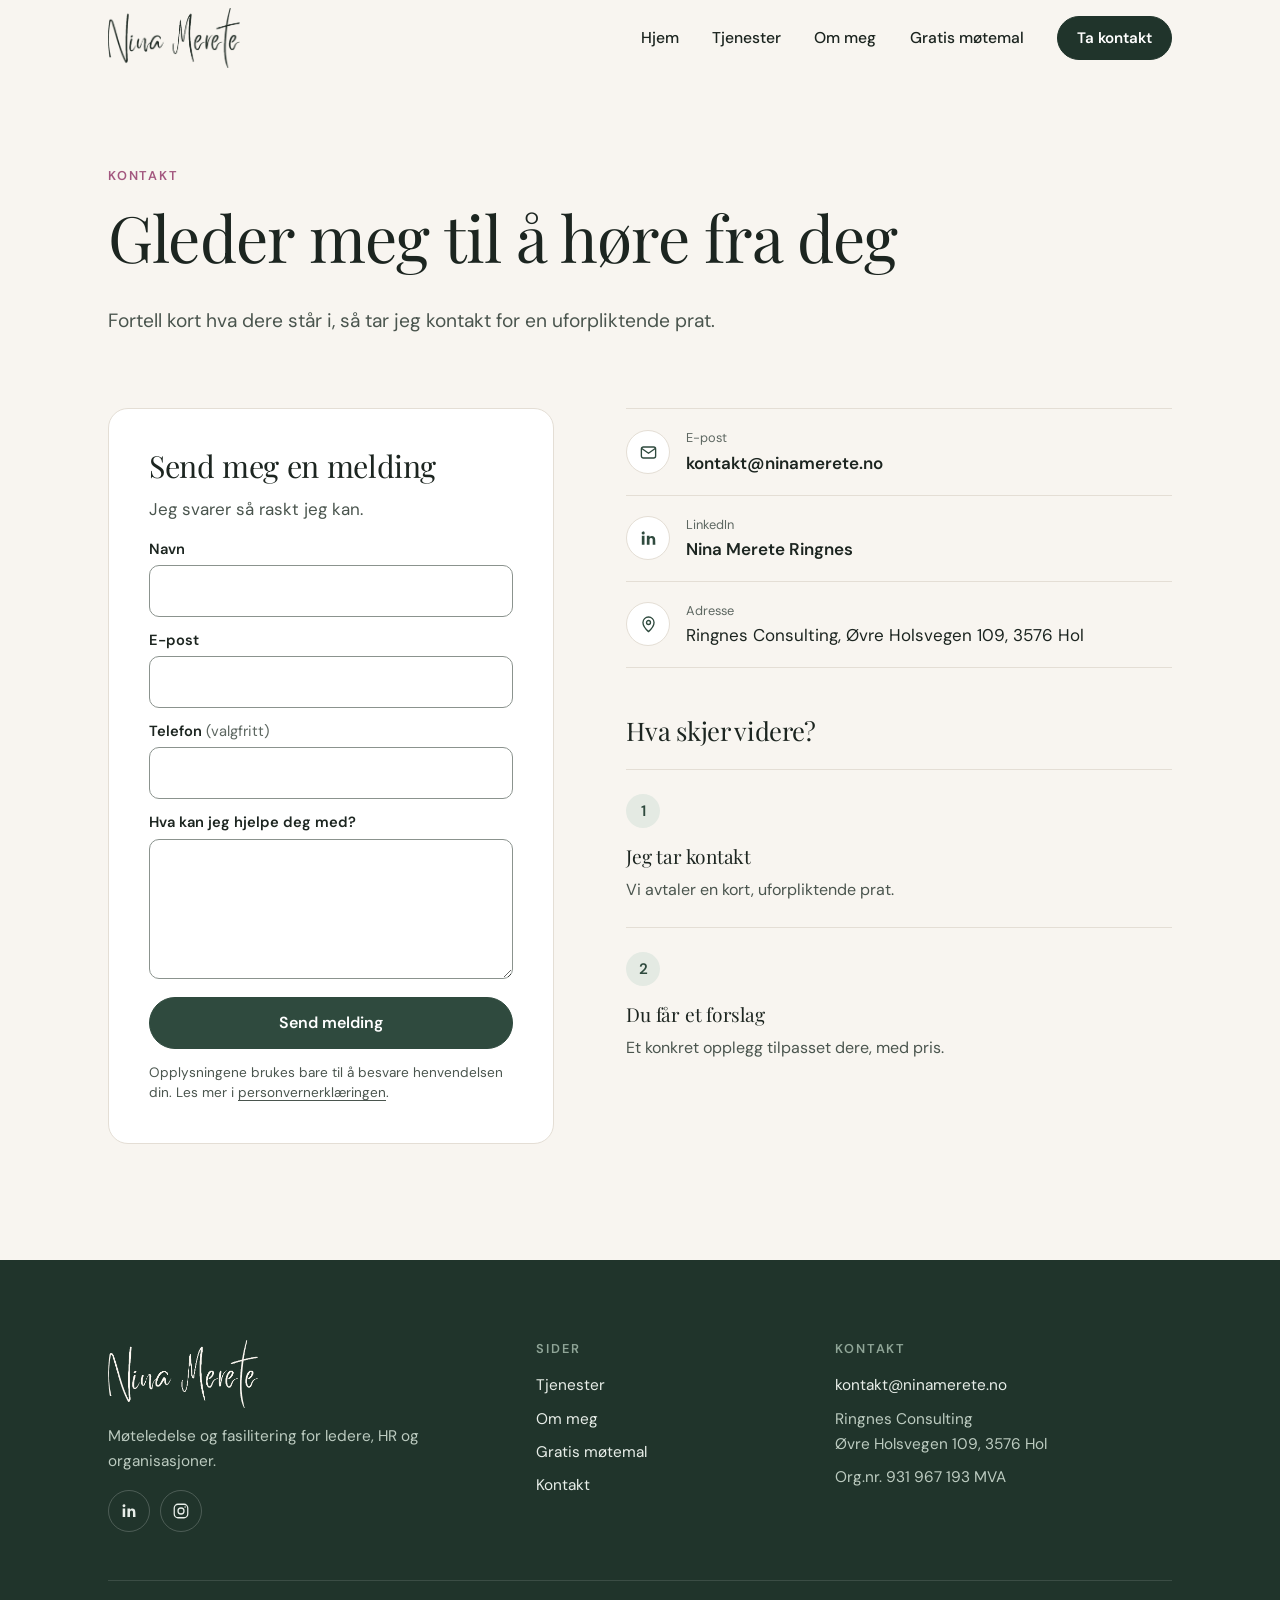
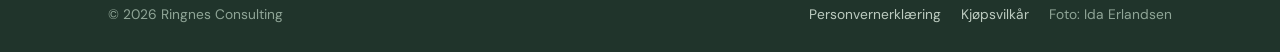
<file: kontakt/index.html>
<!doctype html>
<html lang="nb">
<head>
<meta charset="utf-8">
<meta name="viewport" content="width=device-width, initial-scale=1">

<title>Book en uforpliktende prat | Nina Merete</title>
<meta name="description" content="Ta kontakt med Nina Merete Ringnes for en uforpliktende prat om møter, workshops, kurs i møteledelse eller fasilitering.">
<meta name="robots" content="index, follow, max-image-preview:large">
<link rel="canonical" href="https://www.ninamerete.no/kontakt/">
<meta name="theme-color" content="#f8f5f0">
<meta property="og:type" content="website">
<meta property="og:locale" content="nb_NO">
<meta property="og:site_name" content="Nina Merete">
<meta property="og:title" content="Book en uforpliktende prat | Nina Merete">
<meta property="og:description" content="Ta kontakt med Nina Merete Ringnes for en uforpliktende prat om møter, workshops, kurs i møteledelse eller fasilitering.">
<meta property="og:url" content="https://www.ninamerete.no/kontakt/">
<meta property="og:image" content="https://www.ninamerete.no/assets/img/og/kontakt.jpg">
<meta property="og:image:type" content="image/jpeg">
<meta property="og:image:width" content="1200">
<meta property="og:image:height" content="630">
<meta property="og:image:alt" content="Nina Merete Ringnes ler. La oss ta en uforpliktende prat.">
<meta name="twitter:card" content="summary_large_image">
<meta name="twitter:title" content="Book en uforpliktende prat | Nina Merete">
<meta name="twitter:description" content="Ta kontakt med Nina Merete Ringnes for en uforpliktende prat om møter, workshops, kurs i møteledelse eller fasilitering.">
<meta name="twitter:image" content="https://www.ninamerete.no/assets/img/og/kontakt.jpg">
<meta name="twitter:image:alt" content="Nina Merete Ringnes ler. La oss ta en uforpliktende prat.">
<meta name="author" content="Nina Merete Ringnes">
<link rel="icon" href="../favicon.ico" sizes="any">
<link rel="icon" type="image/png" sizes="32x32" href="../assets/img/favicon-32.png">
<link rel="apple-touch-icon" href="../assets/img/favicon-180.png">
<link rel="manifest" href="../site.webmanifest">
<link rel="preload" href="../assets/fonts/PlayfairDisplay-normal.woff2" as="font" type="font/woff2" crossorigin>
<link rel="preload" href="../assets/fonts/DMSans-normal.woff2" as="font" type="font/woff2" crossorigin>
<link rel="stylesheet" href="../assets/css/style.css?v=17">

<script type="application/ld+json">{"@context": "https://schema.org", "@graph": [{"@type": "ProfessionalService", "@id": "https://www.ninamerete.no/#virksomhet", "name": "Nina Merete", "legalName": "Ringnes Consulting", "url": "https://www.ninamerete.no/", "image": "https://www.ninamerete.no/assets/img/og/forside.jpg", "logo": "https://www.ninamerete.no/assets/img/favicon-512.png", "description": "Møteledelse, fasilitering og prosessdesign for ledere, HR og organisasjoner.", "email": "kontakt@ninamerete.no", "taxID": "931967193", "vatID": "NO931967193MVA", "address": {"@type": "PostalAddress", "streetAddress": "Øvre Holsvegen 109", "postalCode": "3576", "addressLocality": "Hol", "addressCountry": "NO"}, "areaServed": {"@type": "Country", "name": "Norge"}, "knowsLanguage": "nb", "founder": {"@id": "https://www.ninamerete.no/#nina"}, "sameAs": ["https://www.linkedin.com/in/nina-merete-ringnes-888065a7/", "https://www.instagram.com/ninamerete.no/"], "hasOfferCatalog": {"@type": "OfferCatalog", "name": "Tjenester", "itemListElement": [{"@type": "Offer", "itemOffered": {"@type": "Service", "name": "Hjelp med et konkret møte eller en utfordring", "description": "Et viktig møte, en workshop eller en prosess som må lykkes. Jeg hjelper dere å planlegge, strukturere og lede den.", "url": "https://www.ninamerete.no/tjenester/#konkret-hjelp"}}, {"@type": "Offer", "itemOffered": {"@type": "Service", "name": "Bygge kompetanse i møteledelse og fasilitering", "description": "Kurs og praktisk trening som gjør ledere, medarbeidere og interne ressurser tryggere i å lede møter og prosesser.", "url": "https://www.ninamerete.no/tjenester/#kompetanse"}}, {"@type": "Offer", "itemOffered": {"@type": "Service", "name": "Utvikle metoder, arbeidsmåter og verktøy", "description": "Arbeidsmåter og ressurser som gjør dere i stand til å lede møter og utviklingsprosesser på egen hånd.", "url": "https://www.ninamerete.no/tjenester/#metoder"}}]}}, {"@type": "Person", "@id": "https://www.ninamerete.no/#nina", "name": "Nina Merete Ringnes", "url": "https://www.ninamerete.no/om/", "image": "https://www.ninamerete.no/assets/img/portrett-1200.webp", "jobTitle": "Fasilitator og rådgiver i møteledelse", "worksFor": {"@id": "https://www.ninamerete.no/#virksomhet"}, "alumniOf": {"@type": "CollegeOrUniversity", "name": "Universitetet i Oslo"}, "knowsAbout": ["Møteledelse", "Fasilitering", "Prosessledelse", "Workshops", "Lederutvikling", "Kompetanseutvikling"], "sameAs": ["https://www.linkedin.com/in/nina-merete-ringnes-888065a7/", "https://www.instagram.com/ninamerete.no/"]}, {"@type": "WebSite", "@id": "https://www.ninamerete.no/#nettsted", "url": "https://www.ninamerete.no/", "name": "Nina Merete", "inLanguage": "nb-NO", "publisher": {"@id": "https://www.ninamerete.no/#virksomhet"}}, {"@type": "ContactPage", "@id": "https://www.ninamerete.no/kontakt/#side", "url": "https://www.ninamerete.no/kontakt/", "name": "Book en uforpliktende prat | Nina Merete", "description": "Ta kontakt med Nina Merete Ringnes for en uforpliktende prat om møter, workshops, kurs i møteledelse eller fasilitering.", "inLanguage": "nb-NO", "isPartOf": {"@id": "https://www.ninamerete.no/#nettsted"}, "primaryImageOfPage": {"@type": "ImageObject", "url": "https://www.ninamerete.no/assets/img/og/kontakt.jpg", "width": 1200, "height": 630}, "breadcrumb": {"@id": "https://www.ninamerete.no/kontakt/#brodsmuler"}}, {"@type": "BreadcrumbList", "@id": "https://www.ninamerete.no/kontakt/#brodsmuler", "itemListElement": [{"@type": "ListItem", "position": 1, "name": "Hjem", "item": "https://www.ninamerete.no/"}, {"@type": "ListItem", "position": 2, "name": "Kontakt", "item": "https://www.ninamerete.no/kontakt/"}]}]}</script>
</head>
<body>
<a class="skip-link" href="#innhold">Hopp til innhold</a>
<header class="site-header">
  <div class="wrap">
    <a class="brand" href="../" aria-label="Nina Merete, til forsiden"><img src="../assets/img/logo.png" alt="Nina Merete" width="579" height="265"></a>
    <button class="nav-toggle" type="button" aria-expanded="false" aria-controls="hovedmeny" aria-label="Åpne meny"><span></span></button>
    <nav class="nav" id="hovedmeny" aria-label="Hovedmeny">
      <a href="../">Hjem</a><a href="../tjenester/">Tjenester</a><a href="../om/">Om meg</a><a href="../motemal/">Gratis møtemal</a>
      <a class="btn btn--sm" href="../kontakt/" aria-current="page">Ta kontakt</a>
    </nav>
  </div>
</header>
<main id="innhold">
<section class="page-hero">
  <div class="wrap">
    <span class="label">Kontakt</span>
    <h1>Gleder meg til å høre fra deg</h1>
    <p class="lead">Fortell kort hva dere står i, så tar jeg kontakt for en uforpliktende prat.</p>
  </div>
</section>

<section class="section" style="padding-top:clamp(8px,2vw,16px)">
  <div class="wrap contact-grid">
    <div class="form-card reveal">
      <h2>Send meg en melding</h2>
      <p>Jeg svarer så raskt jeg kan.</p>
      <form class="nform" action="https://api.web3forms.com/submit" method="post" data-ajax="web3forms">
        <input type="hidden" name="access_key" value="c4b6a108-730d-403e-884c-65e6fe08d439">
        <input type="hidden" name="subject" value="Ny henvendelse fra ninamerete.no">
        <input type="hidden" name="from_name" value="ninamerete.no">
        <input type="hidden" name="redirect" value="https://www.ninamerete.no/kontakt/takk/">
        <div class="hp" aria-hidden="true"><label>La stå tomt <input type="checkbox" name="botcheck" tabindex="-1"></label></div>
        <div class="field"><label for="k-navn">Navn</label><input id="k-navn" name="name" type="text" autocomplete="name" required></div>
        <div class="field"><label for="k-epost">E-post</label><input id="k-epost" name="email" type="email" autocomplete="email" required></div>
        <div class="field"><label for="k-tlf">Telefon <span class="opt">(valgfritt)</span></label><input id="k-tlf" name="phone" type="tel" autocomplete="tel"></div>
        <div class="field"><label for="k-melding">Hva kan jeg hjelpe deg med?</label><textarea id="k-melding" name="message" rows="5" required></textarea></div>
        <button class="btn" type="submit">Send melding</button>
        <p class="form-status" role="status" aria-live="polite"></p>
      </form>
      <p class="form-note">Opplysningene brukes bare til å besvare henvendelsen din. Les mer i <a href="../personvernerklaering/">personvernerklæringen</a>.</p>
    </div>
    <div class="reveal">
      <ul class="contact-list">
        <li><span class="icon"><svg viewBox="0 0 24 24" fill="none" stroke="currentColor" stroke-width="1.7" stroke-linecap="round" stroke-linejoin="round" aria-hidden="true"><rect x="3" y="5" width="18" height="14" rx="2.5"/><path d="M3.5 7l8.5 6 8.5-6"/></svg></span><div><small>E-post</small><a href="mailto:kontakt@ninamerete.no">kontakt@ninamerete.no</a></div></li>
        <li><span class="icon"><svg viewBox="0 0 24 24" fill="currentColor" aria-hidden="true"><path d="M6.94 8.5H3.56V20h3.38V8.5zM5.25 3A1.97 1.97 0 1 0 5.3 6.94 1.97 1.97 0 0 0 5.25 3zM20.44 13.4c0-3.2-1.7-4.7-4-4.7a3.45 3.45 0 0 0-3.13 1.72V8.5H9.94c.04 1.02 0 11.5 0 11.5h3.37v-6.42c0-.34.03-.68.13-.93.27-.68.9-1.39 1.94-1.39 1.37 0 1.92 1.05 1.92 2.58V20h3.37l-.23-6.6z"/></svg></span><div><small>LinkedIn</small><a href="https://www.linkedin.com/in/nina-merete-ringnes-888065a7/" target="_blank" rel="noopener">Nina Merete Ringnes</a></div></li>
        <li><span class="icon"><svg viewBox="0 0 24 24" fill="none" stroke="currentColor" stroke-width="1.7" stroke-linecap="round" stroke-linejoin="round" aria-hidden="true"><path d="M12 21s7-6.2 7-11.5A7 7 0 005 9.5C5 14.8 12 21 12 21z"/><circle cx="12" cy="9.5" r="2.5"/></svg></span><div><small>Adresse</small>Ringnes Consulting, Øvre Holsvegen 109, 3576 Hol</div></li>
      </ul>
      <div class="head" style="margin:48px 0 24px">
        <h2 style="font-size:1.6rem">Hva skjer videre?</h2>
      </div>
      <ol class="steps" style="grid-template-columns:1fr">
        <li><h3>Jeg tar kontakt</h3><p>Vi avtaler en kort, uforpliktende prat.</p></li>
        <li><h3>Du får et forslag</h3><p>Et konkret opplegg tilpasset dere, med pris.</p></li>
      </ol>
    </div>
  </div>
</section>
</main>
<footer class="site-footer">
  <div class="wrap">
    <div class="footer-grid">
      <div class="footer-brand">
        <img src="../assets/img/logo-lys.png" alt="Nina Merete" width="579" height="265" loading="lazy">
        <p>Møteledelse og fasilitering for ledere, HR og organisasjoner.</p>
        <div class="social">
          <a href="https://www.linkedin.com/in/nina-merete-ringnes-888065a7/" target="_blank" rel="noopener" aria-label="LinkedIn"><svg viewBox="0 0 24 24" fill="currentColor" aria-hidden="true"><path d="M6.94 8.5H3.56V20h3.38V8.5zM5.25 3A1.97 1.97 0 1 0 5.3 6.94 1.97 1.97 0 0 0 5.25 3zM20.44 13.4c0-3.2-1.7-4.7-4-4.7a3.45 3.45 0 0 0-3.13 1.72V8.5H9.94c.04 1.02 0 11.5 0 11.5h3.37v-6.42c0-.34.03-.68.13-.93.27-.68.9-1.39 1.94-1.39 1.37 0 1.92 1.05 1.92 2.58V20h3.37l-.23-6.6z"/></svg></a>
          <a href="https://www.instagram.com/ninamerete.no/" target="_blank" rel="noopener" aria-label="Instagram"><svg viewBox="0 0 24 24" fill="none" stroke="currentColor" stroke-width="1.7" aria-hidden="true"><rect x="3" y="3" width="18" height="18" rx="5"/><circle cx="12" cy="12" r="4"/><circle cx="17.5" cy="6.5" r="1" fill="currentColor" stroke="none"/></svg></a>
        </div>
      </div>
      <div>
        <h2>Sider</h2>
        <ul>
          <li><a href="../tjenester/">Tjenester</a></li>
          <li><a href="../om/">Om meg</a></li>
          <li><a href="../motemal/">Gratis møtemal</a></li>
          <li><a href="../kontakt/">Kontakt</a></li>
        </ul>
      </div>
      <div>
        <h2>Kontakt</h2>
        <ul>
          <li><a href="mailto:kontakt@ninamerete.no">kontakt@ninamerete.no</a></li>
          <li>Ringnes Consulting<br>Øvre Holsvegen 109, 3576 Hol</li>
          <li>Org.nr. 931 967 193 MVA</li>
        </ul>
      </div>
    </div>
    <div class="footer-bottom">
      <span>© <span data-year>2026</span> Ringnes Consulting</span>
      <nav aria-label="Juridisk">
        <a href="../personvernerklaering/">Personvernerklæring</a>
        <a href="../kjopsvilkar/">Kjøpsvilkår</a>
        <span>Foto: Ida Erlandsen</span>
      </nav>
    </div>
  </div>
</footer>
<script src="../assets/js/main.js?v=17" defer></script>
</body>
</html>
</file>
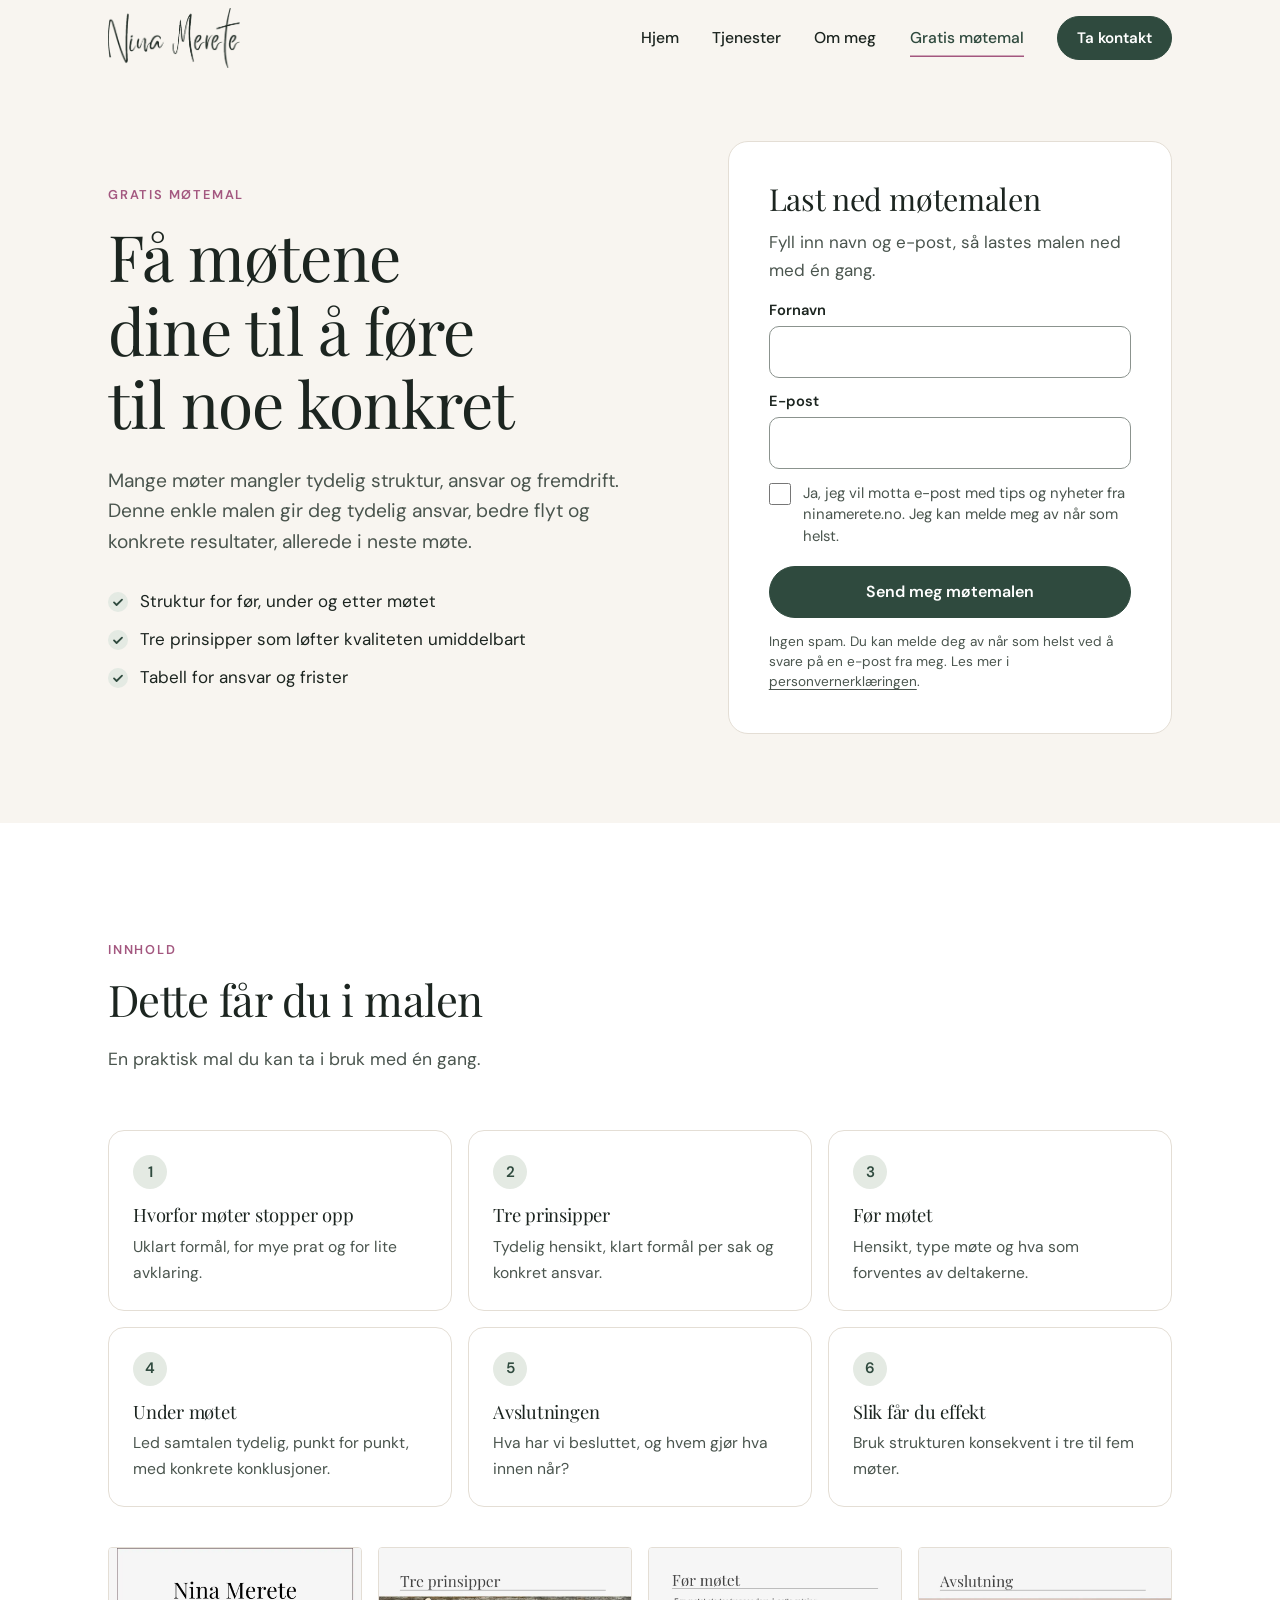
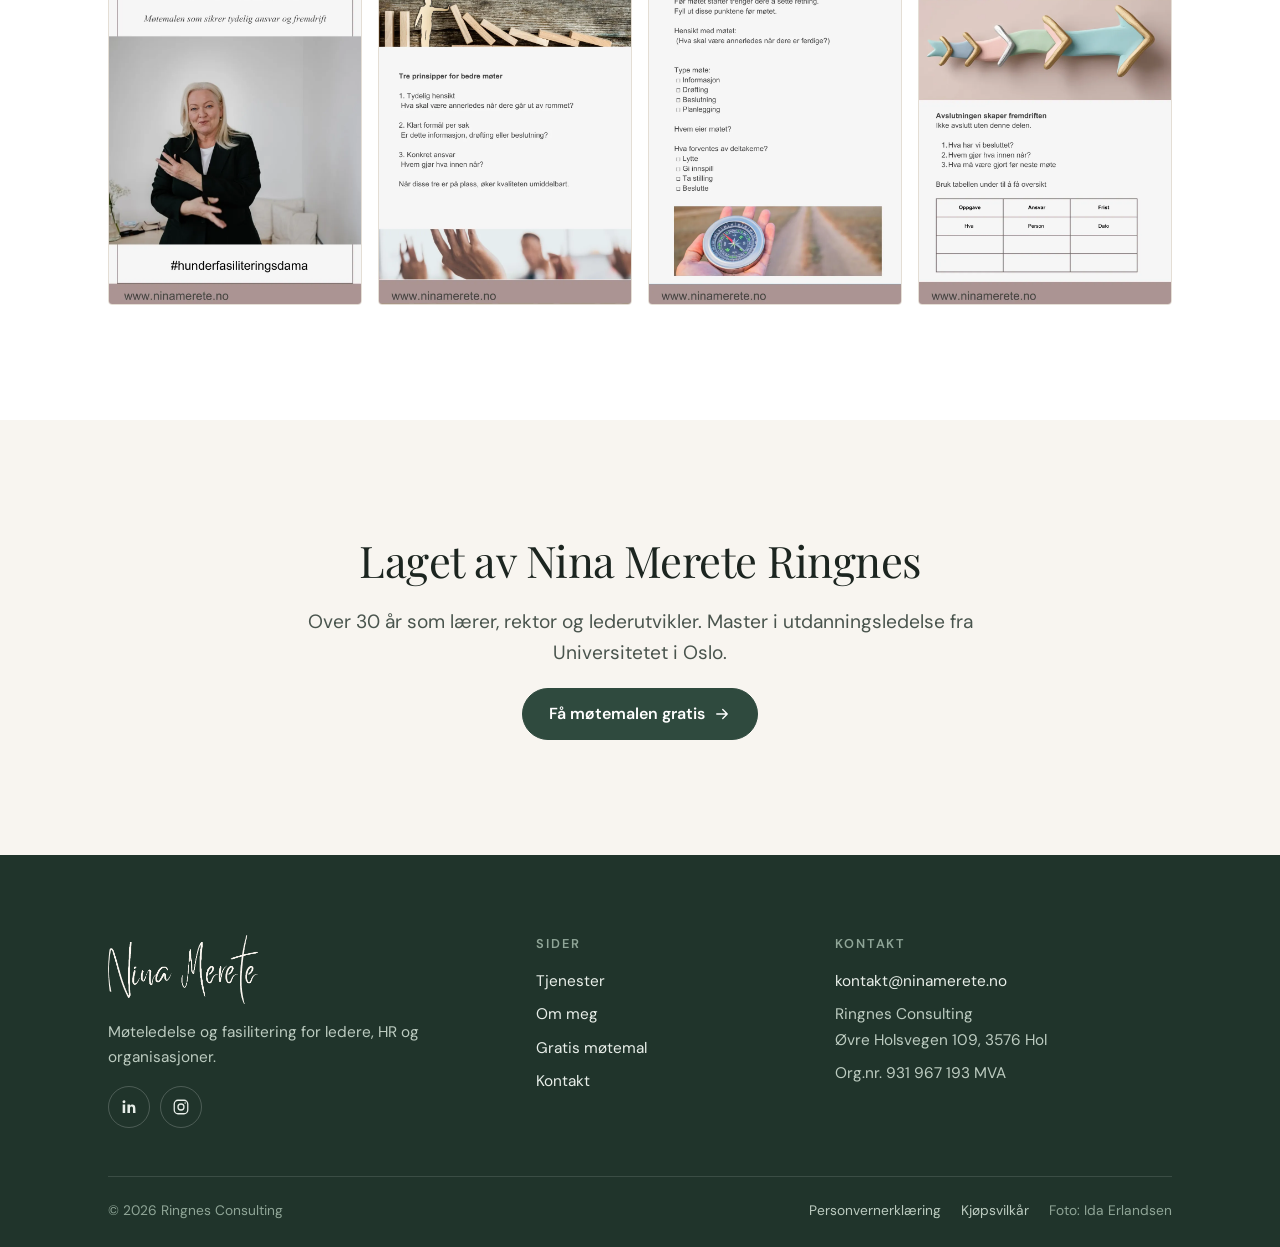
<file: motemal/index.html>
<!doctype html>
<html lang="nb">
<head>
<meta charset="utf-8">
<meta name="viewport" content="width=device-width, initial-scale=1">

<title>Gratis møtemal for bedre møter | Nina Merete</title>
<meta name="description" content="Last ned en gratis møtemal som gir deg tydelig retning, klare beslutninger og konkret ansvar allerede i neste møte. Malen lastes ned med én gang.">
<meta name="robots" content="index, follow, max-image-preview:large">
<link rel="canonical" href="https://www.ninamerete.no/motemal/">
<meta name="theme-color" content="#f8f5f0">
<meta property="og:type" content="website">
<meta property="og:locale" content="nb_NO">
<meta property="og:site_name" content="Nina Merete">
<meta property="og:title" content="Gratis møtemal for bedre møter | Nina Merete">
<meta property="og:description" content="Last ned en gratis møtemal som gir deg tydelig retning, klare beslutninger og konkret ansvar allerede i neste møte. Malen lastes ned med én gang.">
<meta property="og:url" content="https://www.ninamerete.no/motemal/">
<meta property="og:image" content="https://www.ninamerete.no/assets/img/og/motemal.jpg">
<meta property="og:image:type" content="image/jpeg">
<meta property="og:image:width" content="1200">
<meta property="og:image:height" content="630">
<meta property="og:image:alt" content="Forsiden av Nina Meretes gratis møtemal.">
<meta name="twitter:card" content="summary_large_image">
<meta name="twitter:title" content="Gratis møtemal for bedre møter | Nina Merete">
<meta name="twitter:description" content="Last ned en gratis møtemal som gir deg tydelig retning, klare beslutninger og konkret ansvar allerede i neste møte. Malen lastes ned med én gang.">
<meta name="twitter:image" content="https://www.ninamerete.no/assets/img/og/motemal.jpg">
<meta name="twitter:image:alt" content="Forsiden av Nina Meretes gratis møtemal.">
<meta name="author" content="Nina Merete Ringnes">
<link rel="icon" href="../favicon.ico" sizes="any">
<link rel="icon" type="image/png" sizes="32x32" href="../assets/img/favicon-32.png">
<link rel="apple-touch-icon" href="../assets/img/favicon-180.png">
<link rel="manifest" href="../site.webmanifest">
<link rel="preload" href="../assets/fonts/PlayfairDisplay-normal.woff2" as="font" type="font/woff2" crossorigin>
<link rel="preload" href="../assets/fonts/DMSans-normal.woff2" as="font" type="font/woff2" crossorigin>
<link rel="stylesheet" href="../assets/css/style.css?v=17">

<script type="application/ld+json">{"@context": "https://schema.org", "@graph": [{"@type": "ProfessionalService", "@id": "https://www.ninamerete.no/#virksomhet", "name": "Nina Merete", "legalName": "Ringnes Consulting", "url": "https://www.ninamerete.no/", "image": "https://www.ninamerete.no/assets/img/og/forside.jpg", "logo": "https://www.ninamerete.no/assets/img/favicon-512.png", "description": "Møteledelse, fasilitering og prosessdesign for ledere, HR og organisasjoner.", "email": "kontakt@ninamerete.no", "taxID": "931967193", "vatID": "NO931967193MVA", "address": {"@type": "PostalAddress", "streetAddress": "Øvre Holsvegen 109", "postalCode": "3576", "addressLocality": "Hol", "addressCountry": "NO"}, "areaServed": {"@type": "Country", "name": "Norge"}, "knowsLanguage": "nb", "founder": {"@id": "https://www.ninamerete.no/#nina"}, "sameAs": ["https://www.linkedin.com/in/nina-merete-ringnes-888065a7/", "https://www.instagram.com/ninamerete.no/"], "hasOfferCatalog": {"@type": "OfferCatalog", "name": "Tjenester", "itemListElement": [{"@type": "Offer", "itemOffered": {"@type": "Service", "name": "Hjelp med et konkret møte eller en utfordring", "description": "Et viktig møte, en workshop eller en prosess som må lykkes. Jeg hjelper dere å planlegge, strukturere og lede den.", "url": "https://www.ninamerete.no/tjenester/#konkret-hjelp"}}, {"@type": "Offer", "itemOffered": {"@type": "Service", "name": "Bygge kompetanse i møteledelse og fasilitering", "description": "Kurs og praktisk trening som gjør ledere, medarbeidere og interne ressurser tryggere i å lede møter og prosesser.", "url": "https://www.ninamerete.no/tjenester/#kompetanse"}}, {"@type": "Offer", "itemOffered": {"@type": "Service", "name": "Utvikle metoder, arbeidsmåter og verktøy", "description": "Arbeidsmåter og ressurser som gjør dere i stand til å lede møter og utviklingsprosesser på egen hånd.", "url": "https://www.ninamerete.no/tjenester/#metoder"}}]}}, {"@type": "Person", "@id": "https://www.ninamerete.no/#nina", "name": "Nina Merete Ringnes", "url": "https://www.ninamerete.no/om/", "image": "https://www.ninamerete.no/assets/img/portrett-1200.webp", "jobTitle": "Fasilitator og rådgiver i møteledelse", "worksFor": {"@id": "https://www.ninamerete.no/#virksomhet"}, "alumniOf": {"@type": "CollegeOrUniversity", "name": "Universitetet i Oslo"}, "knowsAbout": ["Møteledelse", "Fasilitering", "Prosessledelse", "Workshops", "Lederutvikling", "Kompetanseutvikling"], "sameAs": ["https://www.linkedin.com/in/nina-merete-ringnes-888065a7/", "https://www.instagram.com/ninamerete.no/"]}, {"@type": "WebSite", "@id": "https://www.ninamerete.no/#nettsted", "url": "https://www.ninamerete.no/", "name": "Nina Merete", "inLanguage": "nb-NO", "publisher": {"@id": "https://www.ninamerete.no/#virksomhet"}}, {"@type": "WebPage", "@id": "https://www.ninamerete.no/motemal/#side", "url": "https://www.ninamerete.no/motemal/", "name": "Gratis møtemal for bedre møter | Nina Merete", "description": "Last ned en gratis møtemal som gir deg tydelig retning, klare beslutninger og konkret ansvar allerede i neste møte. Malen lastes ned med én gang.", "inLanguage": "nb-NO", "isPartOf": {"@id": "https://www.ninamerete.no/#nettsted"}, "primaryImageOfPage": {"@type": "ImageObject", "url": "https://www.ninamerete.no/assets/img/og/motemal.jpg", "width": 1200, "height": 630}, "breadcrumb": {"@id": "https://www.ninamerete.no/motemal/#brodsmuler"}}, {"@type": "BreadcrumbList", "@id": "https://www.ninamerete.no/motemal/#brodsmuler", "itemListElement": [{"@type": "ListItem", "position": 1, "name": "Hjem", "item": "https://www.ninamerete.no/"}, {"@type": "ListItem", "position": 2, "name": "Gratis møtemal", "item": "https://www.ninamerete.no/motemal/"}]}]}</script>
</head>
<body>
<a class="skip-link" href="#innhold">Hopp til innhold</a>
<header class="site-header">
  <div class="wrap">
    <a class="brand" href="../" aria-label="Nina Merete, til forsiden"><img src="../assets/img/logo.png" alt="Nina Merete" width="579" height="265"></a>
    <button class="nav-toggle" type="button" aria-expanded="false" aria-controls="hovedmeny" aria-label="Åpne meny"><span></span></button>
    <nav class="nav" id="hovedmeny" aria-label="Hovedmeny">
      <a href="../">Hjem</a><a href="../tjenester/">Tjenester</a><a href="../om/">Om meg</a><a href="../motemal/" aria-current="page">Gratis møtemal</a>
      <a class="btn btn--sm" href="../kontakt/">Ta kontakt</a>
    </nav>
  </div>
</header>
<main id="innhold">
<section class="hero">
  <div class="wrap hero-grid">
    <div>
      <span class="label">Gratis møtemal</span>
      <h1>Få møtene dine til å føre til noe konkret</h1>
      <p class="lead">Mange møter mangler tydelig struktur, ansvar og fremdrift. Denne enkle malen gir deg tydelig ansvar, bedre flyt og konkrete resultater, allerede i neste møte.</p>
      <ul class="checks"><li>Struktur for før, under og etter møtet</li><li>Tre prinsipper som løfter kvaliteten umiddelbart</li><li>Tabell for ansvar og frister</li></ul>
    </div>
    <div class="form-card" id="last-ned">
      <h2>Last ned møtemalen</h2>
      <p>Fyll inn navn og e-post, så lastes malen ned med én gang.</p>
      <form class="nform" action="https://api.web3forms.com/submit" method="post" data-ajax="web3forms" data-download="../ressurser/motemal-1da4d6cf.pdf" data-filename="Motemal-Nina-Merete.pdf">
        <input type="hidden" name="access_key" value="c4b6a108-730d-403e-884c-65e6fe08d439">
        <input type="hidden" name="subject" value="Ny påmelding: møtemal og nyhetsbrev">
        <input type="hidden" name="from_name" value="ninamerete.no">
        <input type="hidden" name="redirect" value="https://www.ninamerete.no/motemal/takk/">
        <div class="hp" aria-hidden="true"><label>La stå tomt <input type="checkbox" name="botcheck" tabindex="-1"></label></div>
        <div class="field"><label for="f-navn">Fornavn</label><input id="f-navn" name="name" type="text" autocomplete="given-name" required></div>
        <div class="field"><label for="f-epost">E-post</label><input id="f-epost" name="email" type="email" autocomplete="email" required></div>
        <label class="check"><input type="checkbox" name="samtykke" value="Ja, ønsker e-post med tips og nyheter fra ninamerete.no" required><span>Ja, jeg vil motta e-post med tips og nyheter fra ninamerete.no. Jeg kan melde meg av når som helst.</span></label>
        <button class="btn" type="submit">Send meg møtemalen</button>
        <p class="form-status" role="status" aria-live="polite"></p>
      </form>
      <p class="form-note">Ingen spam. Du kan melde deg av når som helst ved å svare på en e-post fra meg. Les mer i <a href="../personvernerklaering/">personvernerklæringen</a>.</p>
    </div>
  </div>
</section>

<section class="section section--white">
  <div class="wrap">
    <div class="head reveal">
      <span class="label">Innhold</span>
      <h2>Dette får du i malen</h2>
      <p>En praktisk mal du kan ta i bruk med én gang.</p>
    </div>
    <div class="contents reveal">
      <div><h3>Hvorfor møter stopper opp</h3><p>Uklart formål, for mye prat og for lite avklaring.</p></div>
      <div><h3>Tre prinsipper</h3><p>Tydelig hensikt, klart formål per sak og konkret ansvar.</p></div>
      <div><h3>Før møtet</h3><p>Hensikt, type møte og hva som forventes av deltakerne.</p></div>
      <div><h3>Under møtet</h3><p>Led samtalen tydelig, punkt for punkt, med konkrete konklusjoner.</p></div>
      <div><h3>Avslutningen</h3><p>Hva har vi besluttet, og hvem gjør hva innen når?</p></div>
      <div><h3>Slik får du effekt</h3><p>Bruk strukturen konsekvent i tre til fem møter.</p></div>
    </div>
    <div class="pages reveal" aria-label="Utdrag fra møtemalen">
      <img src="../assets/img/motemal-s1.webp" alt="Forsiden av møtemalen" width="655" height="926" loading="lazy">
      <img src="../assets/img/motemal-s4.webp" alt="Side om tre prinsipper for bedre møter" width="655" height="926" loading="lazy">
      <img src="../assets/img/motemal-s5.webp" alt="Side om forberedelser før møtet" width="655" height="926" loading="lazy">
      <img src="../assets/img/motemal-s7.webp" alt="Side med tabell for oppgave, ansvar og frist" width="655" height="926" loading="lazy">
    </div>
  </div>
</section>

<section class="section">
  <div class="wrap narrow" style="text-align:center">
    <div class="reveal">
      <h2>Laget av Nina Merete Ringnes</h2>
      <p class="lead">Over 30 år som lærer, rektor og lederutvikler. Master i utdanningsledelse fra Universitetet i Oslo.</p>
      <div class="actions" style="justify-content:center"><a class="btn" href="#last-ned">Få møtemalen gratis<svg viewBox="0 0 24 24" fill="none" stroke="currentColor" stroke-width="1.8" stroke-linecap="round" stroke-linejoin="round" aria-hidden="true"><path d="M5 12h14M13 6l6 6-6 6"/></svg></a></div>
    </div>
  </div>
</section>
</main>
<footer class="site-footer">
  <div class="wrap">
    <div class="footer-grid">
      <div class="footer-brand">
        <img src="../assets/img/logo-lys.png" alt="Nina Merete" width="579" height="265" loading="lazy">
        <p>Møteledelse og fasilitering for ledere, HR og organisasjoner.</p>
        <div class="social">
          <a href="https://www.linkedin.com/in/nina-merete-ringnes-888065a7/" target="_blank" rel="noopener" aria-label="LinkedIn"><svg viewBox="0 0 24 24" fill="currentColor" aria-hidden="true"><path d="M6.94 8.5H3.56V20h3.38V8.5zM5.25 3A1.97 1.97 0 1 0 5.3 6.94 1.97 1.97 0 0 0 5.25 3zM20.44 13.4c0-3.2-1.7-4.7-4-4.7a3.45 3.45 0 0 0-3.13 1.72V8.5H9.94c.04 1.02 0 11.5 0 11.5h3.37v-6.42c0-.34.03-.68.13-.93.27-.68.9-1.39 1.94-1.39 1.37 0 1.92 1.05 1.92 2.58V20h3.37l-.23-6.6z"/></svg></a>
          <a href="https://www.instagram.com/ninamerete.no/" target="_blank" rel="noopener" aria-label="Instagram"><svg viewBox="0 0 24 24" fill="none" stroke="currentColor" stroke-width="1.7" aria-hidden="true"><rect x="3" y="3" width="18" height="18" rx="5"/><circle cx="12" cy="12" r="4"/><circle cx="17.5" cy="6.5" r="1" fill="currentColor" stroke="none"/></svg></a>
        </div>
      </div>
      <div>
        <h2>Sider</h2>
        <ul>
          <li><a href="../tjenester/">Tjenester</a></li>
          <li><a href="../om/">Om meg</a></li>
          <li><a href="../motemal/">Gratis møtemal</a></li>
          <li><a href="../kontakt/">Kontakt</a></li>
        </ul>
      </div>
      <div>
        <h2>Kontakt</h2>
        <ul>
          <li><a href="mailto:kontakt@ninamerete.no">kontakt@ninamerete.no</a></li>
          <li>Ringnes Consulting<br>Øvre Holsvegen 109, 3576 Hol</li>
          <li>Org.nr. 931 967 193 MVA</li>
        </ul>
      </div>
    </div>
    <div class="footer-bottom">
      <span>© <span data-year>2026</span> Ringnes Consulting</span>
      <nav aria-label="Juridisk">
        <a href="../personvernerklaering/">Personvernerklæring</a>
        <a href="../kjopsvilkar/">Kjøpsvilkår</a>
        <span>Foto: Ida Erlandsen</span>
      </nav>
    </div>
  </div>
</footer>
<script src="../assets/js/main.js?v=17" defer></script>
</body>
</html>
</file>
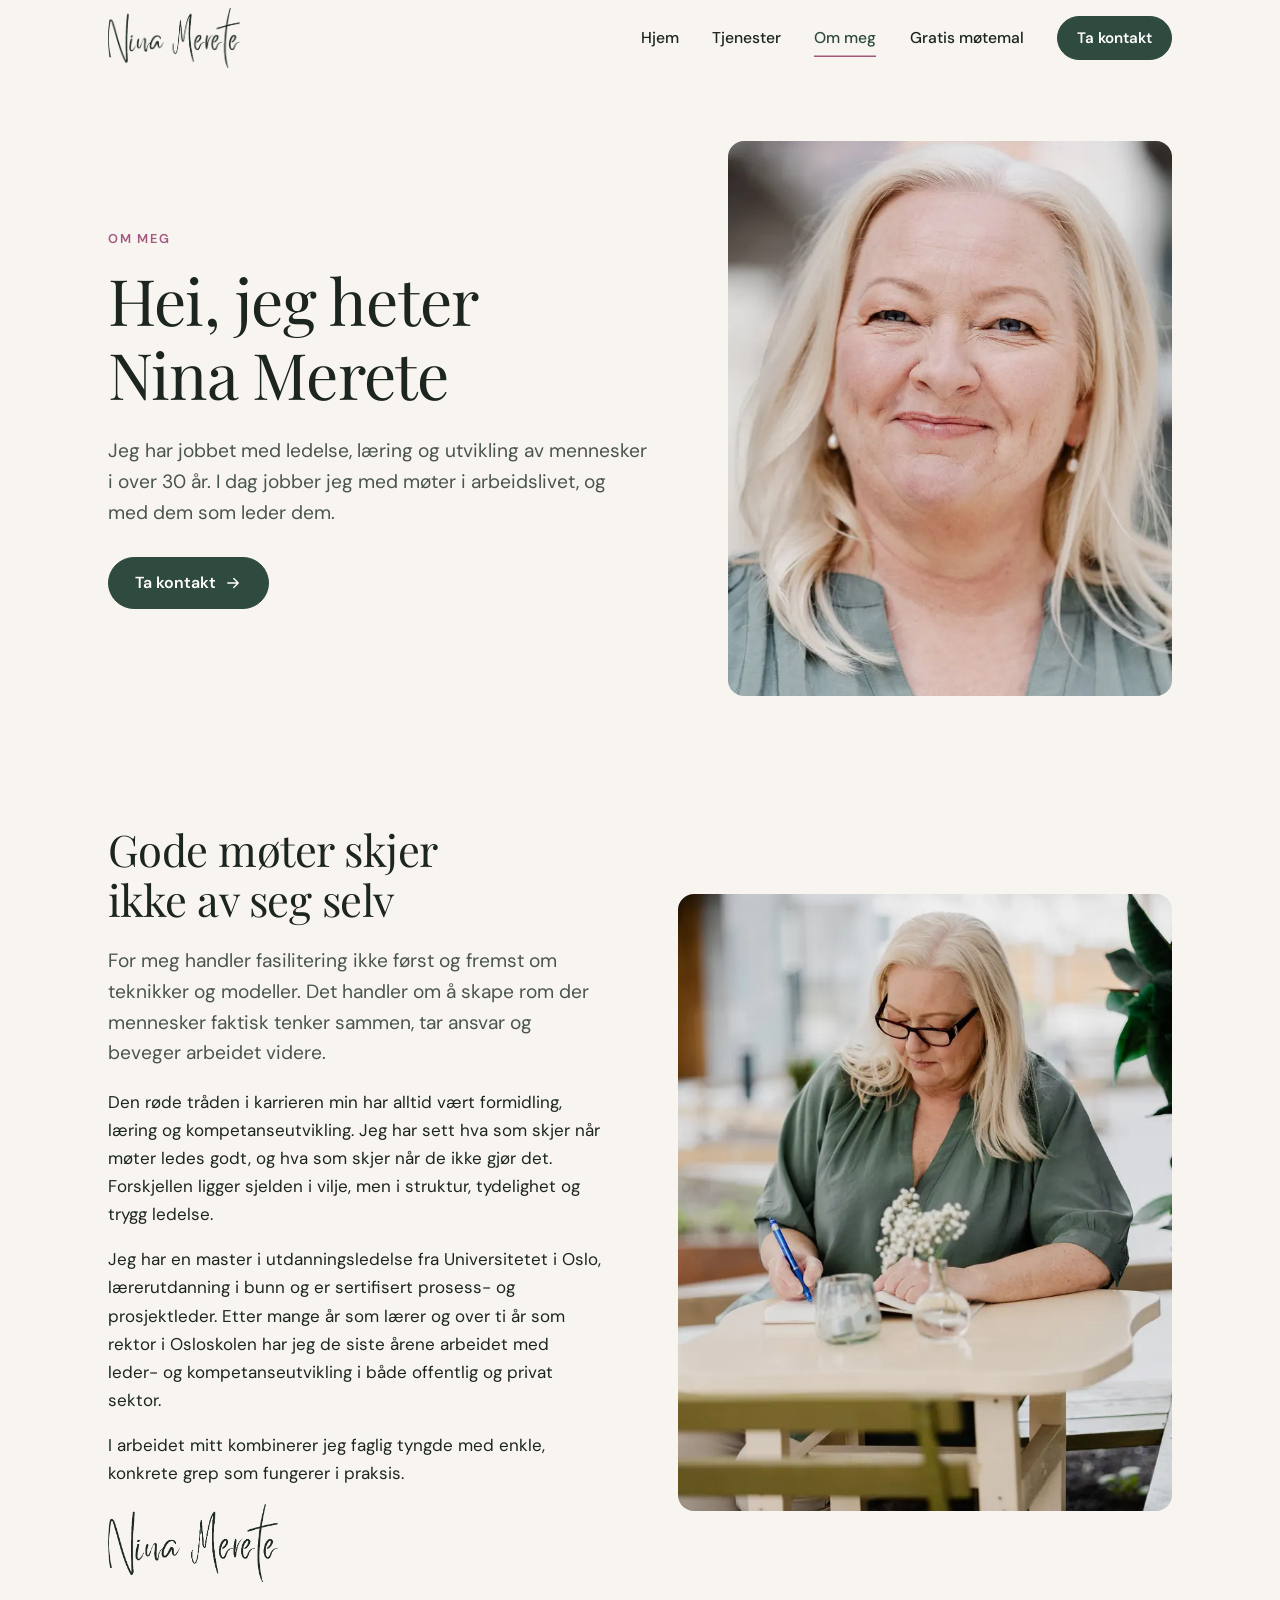
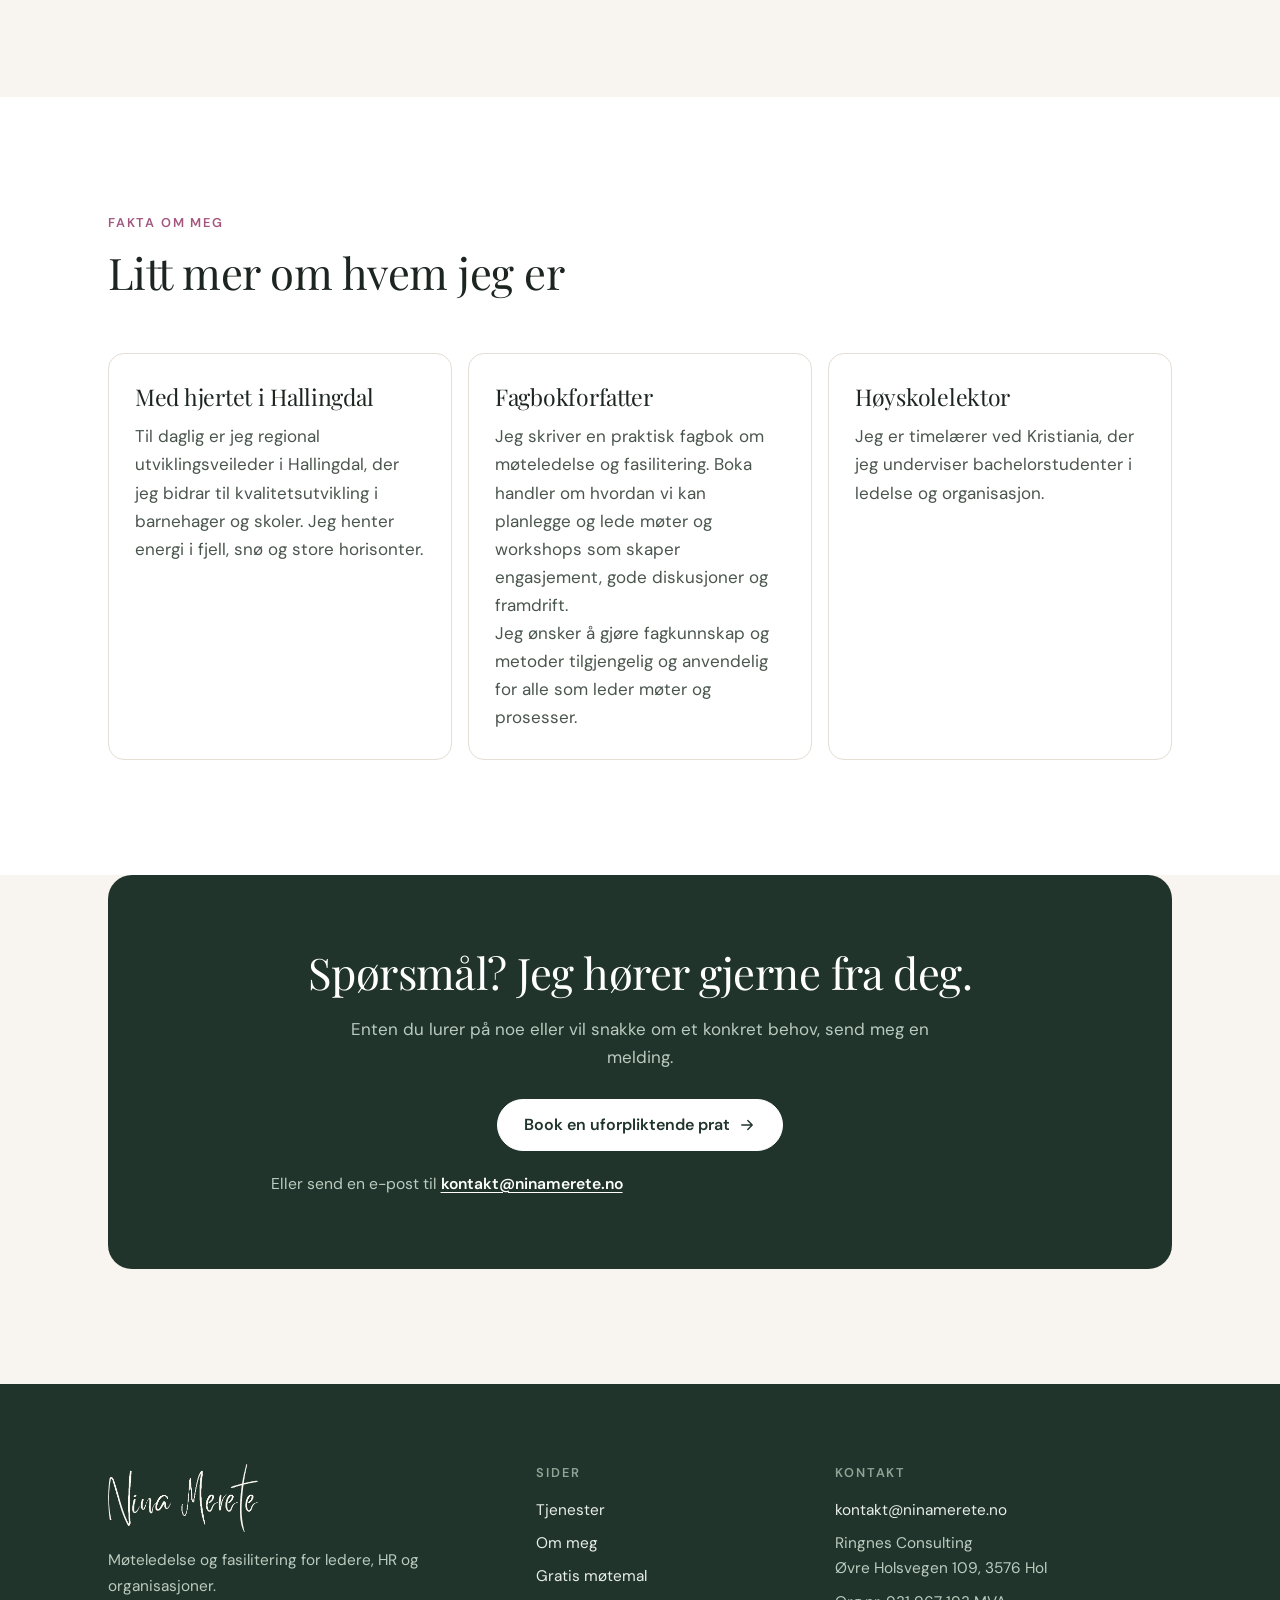
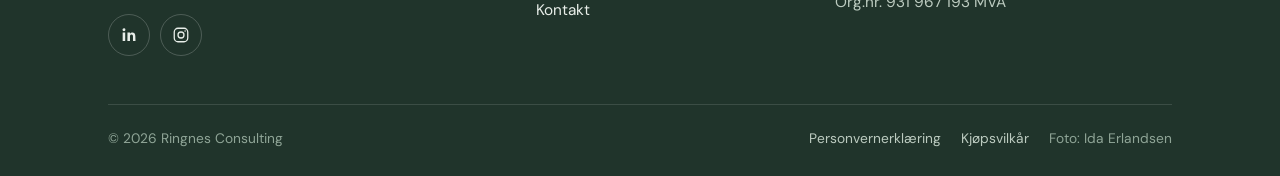
<file: om/index.html>
<!doctype html>
<html lang="nb">
<head>
<meta charset="utf-8">
<meta name="viewport" content="width=device-width, initial-scale=1">

<title>Om Nina Merete Ringnes, fasilitator og møteleder</title>
<meta name="description" content="Nina Merete Ringnes har over 30 års erfaring som lærer, rektor og lederutvikler, og hjelper ledere og organisasjoner med å lede møter som gir fremdrift.">
<meta name="robots" content="index, follow, max-image-preview:large">
<link rel="canonical" href="https://www.ninamerete.no/om/">
<meta name="theme-color" content="#f8f5f0">
<meta property="og:type" content="website">
<meta property="og:locale" content="nb_NO">
<meta property="og:site_name" content="Nina Merete">
<meta property="og:title" content="Om Nina Merete Ringnes, fasilitator og møteleder">
<meta property="og:description" content="Nina Merete Ringnes har over 30 års erfaring som lærer, rektor og lederutvikler, og hjelper ledere og organisasjoner med å lede møter som gir fremdrift.">
<meta property="og:url" content="https://www.ninamerete.no/om/">
<meta property="og:image" content="https://www.ninamerete.no/assets/img/og/om.jpg">
<meta property="og:image:type" content="image/jpeg">
<meta property="og:image:width" content="1200">
<meta property="og:image:height" content="630">
<meta property="og:image:alt" content="Portrett av Nina Merete Ringnes. Over 30 år med ledelse og læring.">
<meta name="twitter:card" content="summary_large_image">
<meta name="twitter:title" content="Om Nina Merete Ringnes, fasilitator og møteleder">
<meta name="twitter:description" content="Nina Merete Ringnes har over 30 års erfaring som lærer, rektor og lederutvikler, og hjelper ledere og organisasjoner med å lede møter som gir fremdrift.">
<meta name="twitter:image" content="https://www.ninamerete.no/assets/img/og/om.jpg">
<meta name="twitter:image:alt" content="Portrett av Nina Merete Ringnes. Over 30 år med ledelse og læring.">
<meta name="author" content="Nina Merete Ringnes">
<link rel="icon" href="../favicon.ico" sizes="any">
<link rel="icon" type="image/png" sizes="32x32" href="../assets/img/favicon-32.png">
<link rel="apple-touch-icon" href="../assets/img/favicon-180.png">
<link rel="manifest" href="../site.webmanifest">
<link rel="preload" href="../assets/fonts/PlayfairDisplay-normal.woff2" as="font" type="font/woff2" crossorigin>
<link rel="preload" href="../assets/fonts/DMSans-normal.woff2" as="font" type="font/woff2" crossorigin>
<link rel="stylesheet" href="../assets/css/style.css?v=17">
<link rel="preload" as="image" href="../assets/img/portrett-700.webp" imagesrcset="../assets/img/portrett-700.webp 700w, ../assets/img/portrett-1200.webp 1200w" imagesizes="(max-width: 880px) 92vw, 480px" fetchpriority="high">
<script type="application/ld+json">{"@context": "https://schema.org", "@graph": [{"@type": "ProfessionalService", "@id": "https://www.ninamerete.no/#virksomhet", "name": "Nina Merete", "legalName": "Ringnes Consulting", "url": "https://www.ninamerete.no/", "image": "https://www.ninamerete.no/assets/img/og/forside.jpg", "logo": "https://www.ninamerete.no/assets/img/favicon-512.png", "description": "Møteledelse, fasilitering og prosessdesign for ledere, HR og organisasjoner.", "email": "kontakt@ninamerete.no", "taxID": "931967193", "vatID": "NO931967193MVA", "address": {"@type": "PostalAddress", "streetAddress": "Øvre Holsvegen 109", "postalCode": "3576", "addressLocality": "Hol", "addressCountry": "NO"}, "areaServed": {"@type": "Country", "name": "Norge"}, "knowsLanguage": "nb", "founder": {"@id": "https://www.ninamerete.no/#nina"}, "sameAs": ["https://www.linkedin.com/in/nina-merete-ringnes-888065a7/", "https://www.instagram.com/ninamerete.no/"], "hasOfferCatalog": {"@type": "OfferCatalog", "name": "Tjenester", "itemListElement": [{"@type": "Offer", "itemOffered": {"@type": "Service", "name": "Hjelp med et konkret møte eller en utfordring", "description": "Et viktig møte, en workshop eller en prosess som må lykkes. Jeg hjelper dere å planlegge, strukturere og lede den.", "url": "https://www.ninamerete.no/tjenester/#konkret-hjelp"}}, {"@type": "Offer", "itemOffered": {"@type": "Service", "name": "Bygge kompetanse i møteledelse og fasilitering", "description": "Kurs og praktisk trening som gjør ledere, medarbeidere og interne ressurser tryggere i å lede møter og prosesser.", "url": "https://www.ninamerete.no/tjenester/#kompetanse"}}, {"@type": "Offer", "itemOffered": {"@type": "Service", "name": "Utvikle metoder, arbeidsmåter og verktøy", "description": "Arbeidsmåter og ressurser som gjør dere i stand til å lede møter og utviklingsprosesser på egen hånd.", "url": "https://www.ninamerete.no/tjenester/#metoder"}}]}}, {"@type": "Person", "@id": "https://www.ninamerete.no/#nina", "name": "Nina Merete Ringnes", "url": "https://www.ninamerete.no/om/", "image": "https://www.ninamerete.no/assets/img/portrett-1200.webp", "jobTitle": "Fasilitator og rådgiver i møteledelse", "worksFor": {"@id": "https://www.ninamerete.no/#virksomhet"}, "alumniOf": {"@type": "CollegeOrUniversity", "name": "Universitetet i Oslo"}, "knowsAbout": ["Møteledelse", "Fasilitering", "Prosessledelse", "Workshops", "Lederutvikling", "Kompetanseutvikling"], "sameAs": ["https://www.linkedin.com/in/nina-merete-ringnes-888065a7/", "https://www.instagram.com/ninamerete.no/"]}, {"@type": "WebSite", "@id": "https://www.ninamerete.no/#nettsted", "url": "https://www.ninamerete.no/", "name": "Nina Merete", "inLanguage": "nb-NO", "publisher": {"@id": "https://www.ninamerete.no/#virksomhet"}}, {"@type": "AboutPage", "@id": "https://www.ninamerete.no/om/#side", "url": "https://www.ninamerete.no/om/", "name": "Om Nina Merete Ringnes, fasilitator og møteleder", "description": "Nina Merete Ringnes har over 30 års erfaring som lærer, rektor og lederutvikler, og hjelper ledere og organisasjoner med å lede møter som gir fremdrift.", "inLanguage": "nb-NO", "isPartOf": {"@id": "https://www.ninamerete.no/#nettsted"}, "primaryImageOfPage": {"@type": "ImageObject", "url": "https://www.ninamerete.no/assets/img/og/om.jpg", "width": 1200, "height": 630}, "mainEntity": {"@id": "https://www.ninamerete.no/#nina"}, "breadcrumb": {"@id": "https://www.ninamerete.no/om/#brodsmuler"}}, {"@type": "BreadcrumbList", "@id": "https://www.ninamerete.no/om/#brodsmuler", "itemListElement": [{"@type": "ListItem", "position": 1, "name": "Hjem", "item": "https://www.ninamerete.no/"}, {"@type": "ListItem", "position": 2, "name": "Om meg", "item": "https://www.ninamerete.no/om/"}]}]}</script>
</head>
<body>
<a class="skip-link" href="#innhold">Hopp til innhold</a>
<header class="site-header">
  <div class="wrap">
    <a class="brand" href="../" aria-label="Nina Merete, til forsiden"><img src="../assets/img/logo.png" alt="Nina Merete" width="579" height="265"></a>
    <button class="nav-toggle" type="button" aria-expanded="false" aria-controls="hovedmeny" aria-label="Åpne meny"><span></span></button>
    <nav class="nav" id="hovedmeny" aria-label="Hovedmeny">
      <a href="../">Hjem</a><a href="../tjenester/">Tjenester</a><a href="../om/" aria-current="page">Om meg</a><a href="../motemal/">Gratis møtemal</a>
      <a class="btn btn--sm" href="../kontakt/">Ta kontakt</a>
    </nav>
  </div>
</header>
<main id="innhold">
<section class="hero">
  <div class="wrap hero-grid">
    <div>
      <span class="label">Om meg</span>
      <h1>Hei, jeg heter Nina Merete</h1>
      <p class="lead">Jeg har jobbet med ledelse, læring og utvikling av mennesker i over 30 år. I dag jobber jeg med møter i arbeidslivet, og med dem som leder dem.</p>
      <div class="actions"><a class="btn" href="../kontakt/">Ta kontakt<svg viewBox="0 0 24 24" fill="none" stroke="currentColor" stroke-width="1.8" stroke-linecap="round" stroke-linejoin="round" aria-hidden="true"><path d="M5 12h14M13 6l6 6-6 6"/></svg></a></div>
    </div>
    <div class="hero-photo"><img src="../assets/img/portrett-700.webp" srcset="../assets/img/portrett-700.webp 700w, ../assets/img/portrett-1200.webp 1200w" sizes="(max-width: 880px) 92vw, 480px" alt="Portrett av Nina Merete Ringnes" width="700" height="1050" fetchpriority="high" decoding="async" style="object-position:50% 0%"></div>
  </div>
</section>

<section class="section">
  <div class="wrap split">
    <div class="reveal">
      <h2>Gode møter skjer ikke av seg selv</h2>
      <p class="lead">For meg handler fasilitering ikke først og fremst om teknikker og modeller. Det handler om å skape rom der mennesker faktisk tenker sammen, tar ansvar og beveger arbeidet videre.</p>
      <p>Den røde tråden i karrieren min har alltid vært formidling, læring og kompetanseutvikling. Jeg har sett hva som skjer når møter ledes godt, og hva som skjer når de ikke gjør det. Forskjellen ligger sjelden i vilje, men i struktur, tydelighet og trygg ledelse.</p>
      <p>Jeg har en master i utdanningsledelse fra Universitetet i Oslo, lærerutdanning i bunn og er sertifisert prosess- og prosjektleder. Etter mange år som lærer og over ti år som rektor i Osloskolen har jeg de siste årene arbeidet med leder- og kompetanseutvikling i både offentlig og privat sektor.</p>
      <p>I arbeidet mitt kombinerer jeg faglig tyngde med enkle, konkrete grep som fungerer i praksis.</p>
      <img class="signature" src="../assets/img/logo.png" alt="Nina Merete" width="579" height="265" loading="lazy">
    </div>
    <div class="photo ratio-portrait reveal"><img src="../assets/img/notater-700.webp" srcset="../assets/img/notater-700.webp 700w, ../assets/img/notater-1200.webp 1200w" sizes="(max-width: 880px) 92vw, 520px" alt="Nina Merete skriver notater ved et bord" width="700" height="1050" loading="lazy" decoding="async"></div>
  </div>
</section>

<section class="section section--white">
  <div class="wrap">
    <div class="head reveal">
      <span class="label">Fakta om meg</span>
      <h2>Litt mer om hvem jeg er</h2>
    </div>
    <div class="facts reveal">
      <div class="fact"><h3>Med hjertet i Hallingdal</h3><p>Til daglig er jeg regional utviklingsveileder i Hallingdal, der jeg bidrar til kvalitetsutvikling i barnehager og skoler. Jeg henter energi i fjell, snø og store horisonter.</p></div>
      <div class="fact"><h3>Fagbokforfatter</h3><p>Jeg skriver en praktisk fagbok om møteledelse og fasilitering. Boka handler om hvordan vi kan planlegge og lede møter og workshops som skaper engasjement, gode diskusjoner og framdrift.</p><p>Jeg ønsker å gjøre fagkunnskap og metoder tilgjengelig og anvendelig for alle som leder møter og prosesser.</p></div>
      <div class="fact"><h3>Høyskolelektor</h3><p>Jeg er timelærer ved Kristiania, der jeg underviser bachelorstudenter i ledelse og organisasjon.</p></div>
    </div>
  </div>
</section>

<section class="section" style="padding-top:0">
  <div class="wrap">
    <div class="cta reveal">
      <h2>Spørsmål? Jeg hører gjerne fra deg.</h2>
      <p>Enten du lurer på noe eller vil snakke om et konkret behov, send meg en melding.</p>
      <div class="actions"><a class="btn btn--white" href="../kontakt/">Book en uforpliktende prat<svg viewBox="0 0 24 24" fill="none" stroke="currentColor" stroke-width="1.8" stroke-linecap="round" stroke-linejoin="round" aria-hidden="true"><path d="M5 12h14M13 6l6 6-6 6"/></svg></a></div>
      <p class="cta-alt">Eller send en e-post til <a href="mailto:kontakt@ninamerete.no">kontakt@ninamerete.no</a></p>
    </div>
  </div>
</section>
</main>
<footer class="site-footer">
  <div class="wrap">
    <div class="footer-grid">
      <div class="footer-brand">
        <img src="../assets/img/logo-lys.png" alt="Nina Merete" width="579" height="265" loading="lazy">
        <p>Møteledelse og fasilitering for ledere, HR og organisasjoner.</p>
        <div class="social">
          <a href="https://www.linkedin.com/in/nina-merete-ringnes-888065a7/" target="_blank" rel="noopener" aria-label="LinkedIn"><svg viewBox="0 0 24 24" fill="currentColor" aria-hidden="true"><path d="M6.94 8.5H3.56V20h3.38V8.5zM5.25 3A1.97 1.97 0 1 0 5.3 6.94 1.97 1.97 0 0 0 5.25 3zM20.44 13.4c0-3.2-1.7-4.7-4-4.7a3.45 3.45 0 0 0-3.13 1.72V8.5H9.94c.04 1.02 0 11.5 0 11.5h3.37v-6.42c0-.34.03-.68.13-.93.27-.68.9-1.39 1.94-1.39 1.37 0 1.92 1.05 1.92 2.58V20h3.37l-.23-6.6z"/></svg></a>
          <a href="https://www.instagram.com/ninamerete.no/" target="_blank" rel="noopener" aria-label="Instagram"><svg viewBox="0 0 24 24" fill="none" stroke="currentColor" stroke-width="1.7" aria-hidden="true"><rect x="3" y="3" width="18" height="18" rx="5"/><circle cx="12" cy="12" r="4"/><circle cx="17.5" cy="6.5" r="1" fill="currentColor" stroke="none"/></svg></a>
        </div>
      </div>
      <div>
        <h2>Sider</h2>
        <ul>
          <li><a href="../tjenester/">Tjenester</a></li>
          <li><a href="../om/">Om meg</a></li>
          <li><a href="../motemal/">Gratis møtemal</a></li>
          <li><a href="../kontakt/">Kontakt</a></li>
        </ul>
      </div>
      <div>
        <h2>Kontakt</h2>
        <ul>
          <li><a href="mailto:kontakt@ninamerete.no">kontakt@ninamerete.no</a></li>
          <li>Ringnes Consulting<br>Øvre Holsvegen 109, 3576 Hol</li>
          <li>Org.nr. 931 967 193 MVA</li>
        </ul>
      </div>
    </div>
    <div class="footer-bottom">
      <span>© <span data-year>2026</span> Ringnes Consulting</span>
      <nav aria-label="Juridisk">
        <a href="../personvernerklaering/">Personvernerklæring</a>
        <a href="../kjopsvilkar/">Kjøpsvilkår</a>
        <span>Foto: Ida Erlandsen</span>
      </nav>
    </div>
  </div>
</footer>
<script src="../assets/js/main.js?v=17" defer></script>
</body>
</html>
</file>
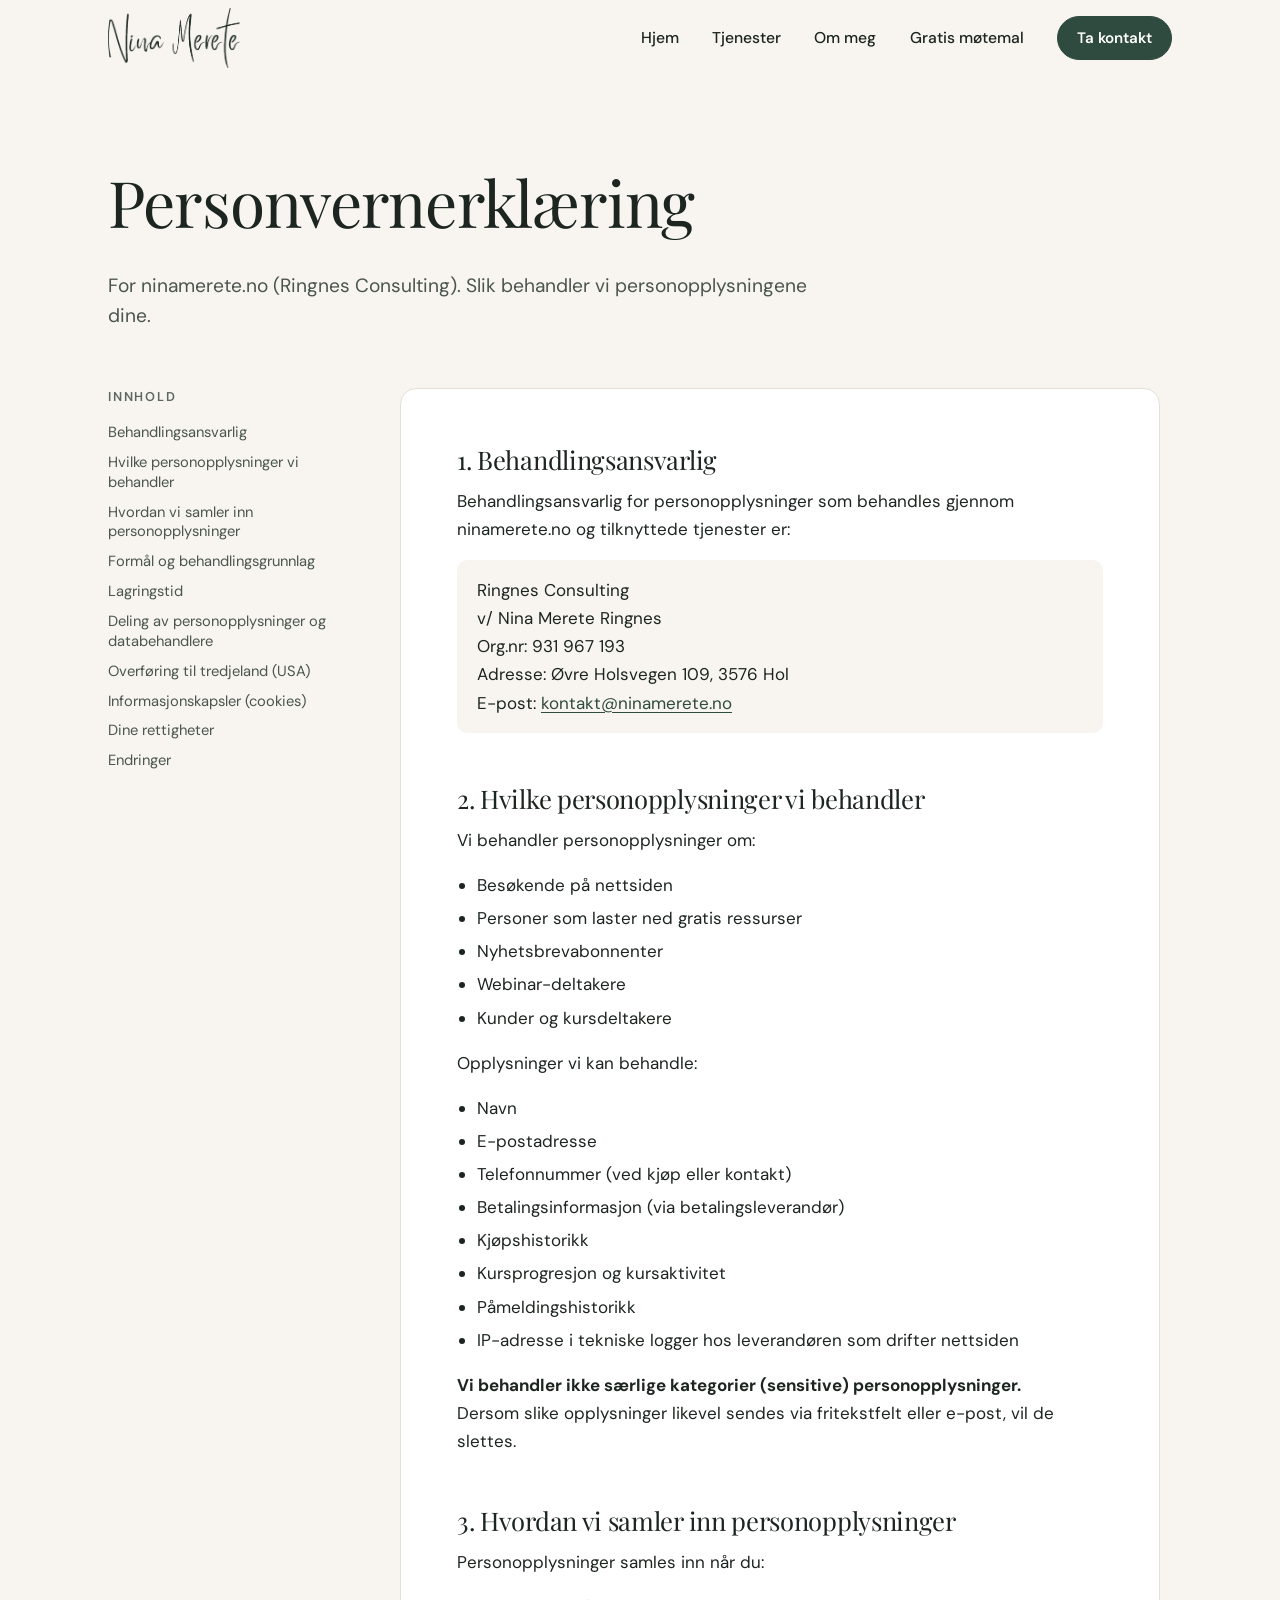
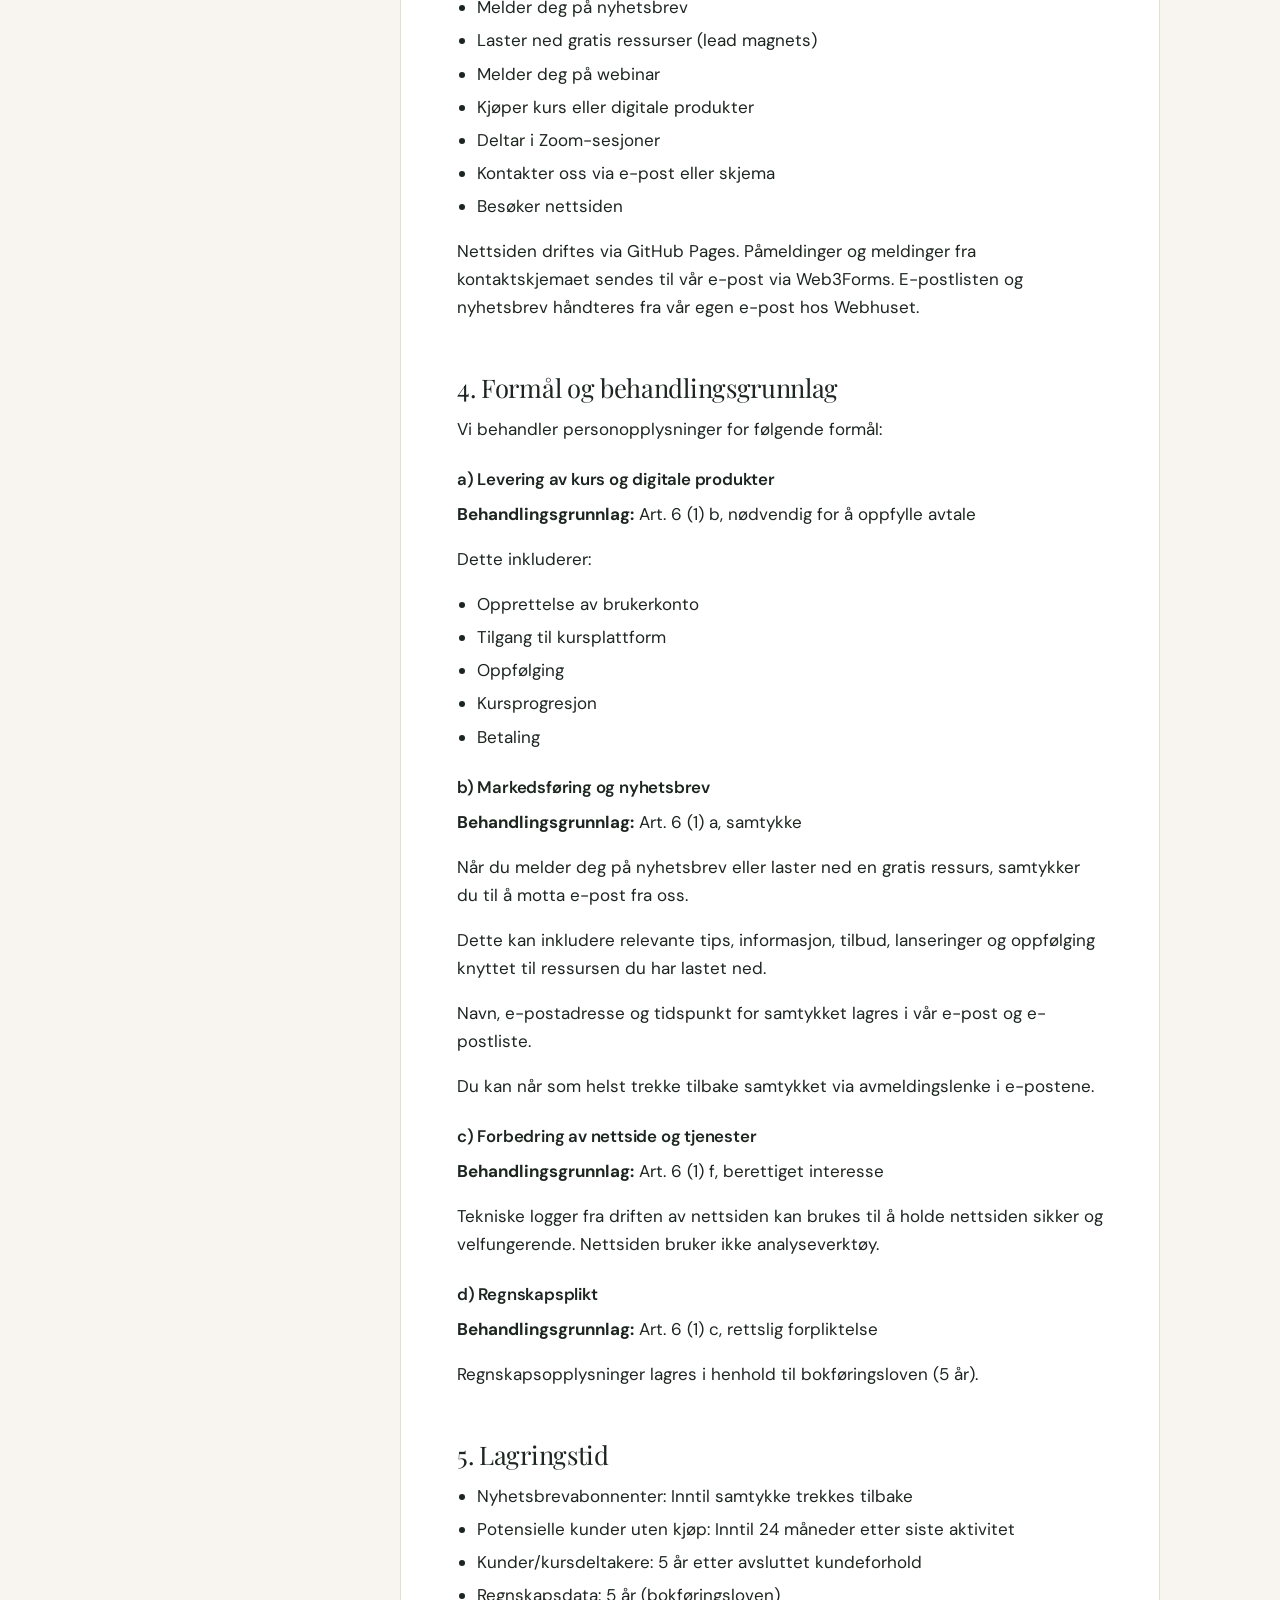
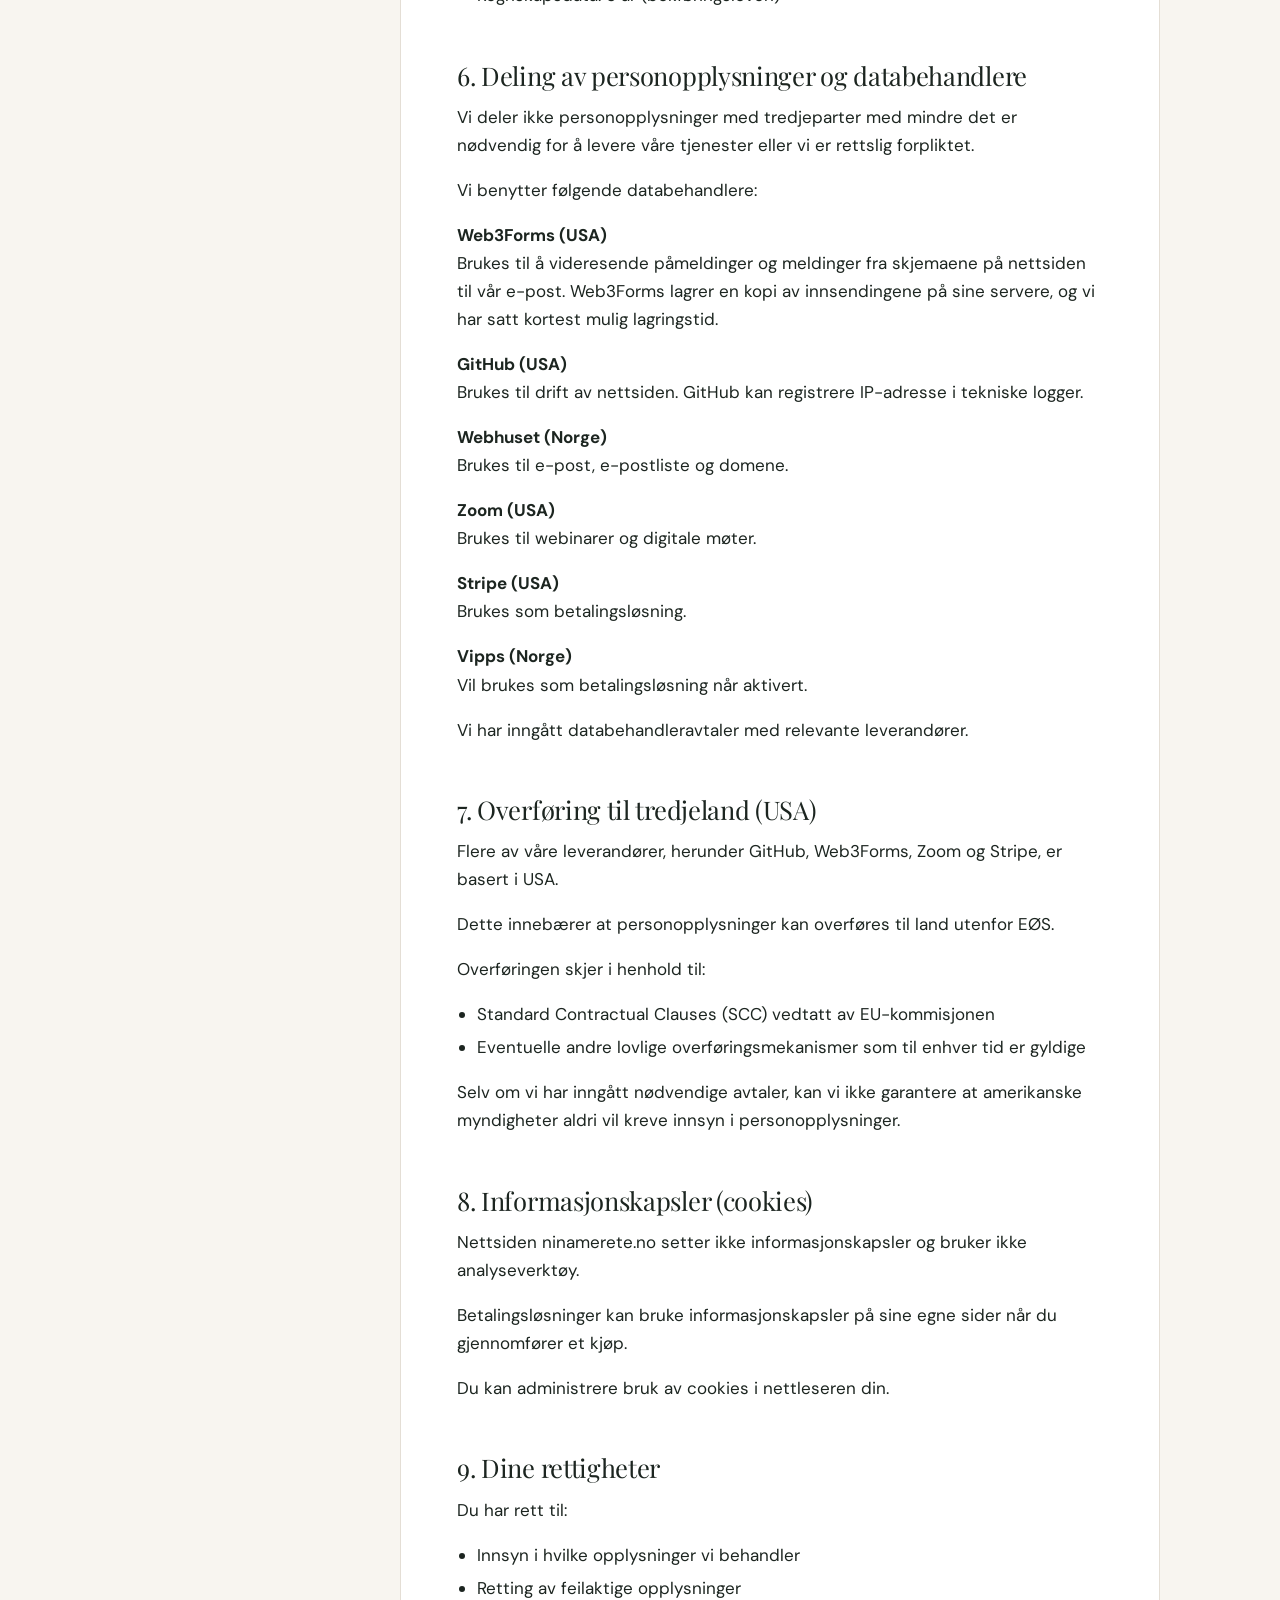
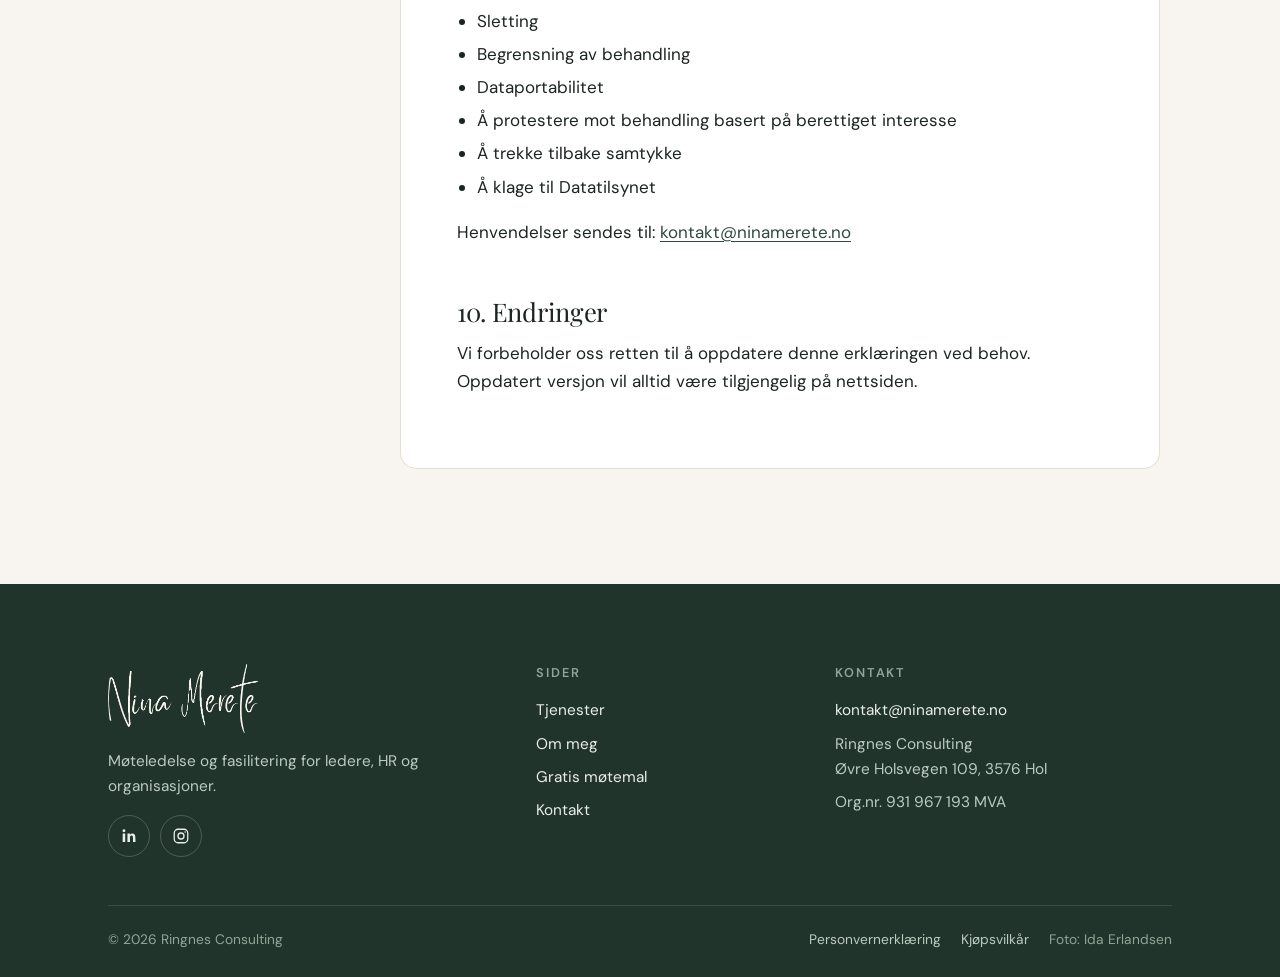
<file: personvernerklaering/index.html>
<!doctype html>
<html lang="nb">
<head>
<meta charset="utf-8">
<meta name="viewport" content="width=device-width, initial-scale=1">

<title>Personvernerklæring for ninamerete.no | Nina Merete</title>
<meta name="description" content="Slik behandler ninamerete.no og Ringnes Consulting personopplysninger: hva vi samler inn, hvorfor, hvor lenge vi lagrer det og hvilke rettigheter du har.">
<meta name="robots" content="index, follow, max-image-preview:large">
<link rel="canonical" href="https://www.ninamerete.no/personvernerklaering/">
<meta name="theme-color" content="#f8f5f0">
<meta property="og:type" content="website">
<meta property="og:locale" content="nb_NO">
<meta property="og:site_name" content="Nina Merete">
<meta property="og:title" content="Personvernerklæring for ninamerete.no | Nina Merete">
<meta property="og:description" content="Slik behandler ninamerete.no og Ringnes Consulting personopplysninger: hva vi samler inn, hvorfor, hvor lenge vi lagrer det og hvilke rettigheter du har.">
<meta property="og:url" content="https://www.ninamerete.no/personvernerklaering/">
<meta property="og:image" content="https://www.ninamerete.no/assets/img/og/forside.jpg">
<meta property="og:image:type" content="image/jpeg">
<meta property="og:image:width" content="1200">
<meta property="og:image:height" content="630">
<meta property="og:image:alt" content="Nina Merete Ringnes. Gode møter skjer ikke av seg selv. De ledes.">
<meta name="twitter:card" content="summary_large_image">
<meta name="twitter:title" content="Personvernerklæring for ninamerete.no | Nina Merete">
<meta name="twitter:description" content="Slik behandler ninamerete.no og Ringnes Consulting personopplysninger: hva vi samler inn, hvorfor, hvor lenge vi lagrer det og hvilke rettigheter du har.">
<meta name="twitter:image" content="https://www.ninamerete.no/assets/img/og/forside.jpg">
<meta name="twitter:image:alt" content="Nina Merete Ringnes. Gode møter skjer ikke av seg selv. De ledes.">
<meta name="author" content="Nina Merete Ringnes">
<link rel="icon" href="../favicon.ico" sizes="any">
<link rel="icon" type="image/png" sizes="32x32" href="../assets/img/favicon-32.png">
<link rel="apple-touch-icon" href="../assets/img/favicon-180.png">
<link rel="manifest" href="../site.webmanifest">
<link rel="preload" href="../assets/fonts/PlayfairDisplay-normal.woff2" as="font" type="font/woff2" crossorigin>
<link rel="preload" href="../assets/fonts/DMSans-normal.woff2" as="font" type="font/woff2" crossorigin>
<link rel="stylesheet" href="../assets/css/style.css?v=17">

<script type="application/ld+json">{"@context": "https://schema.org", "@graph": [{"@type": "ProfessionalService", "@id": "https://www.ninamerete.no/#virksomhet", "name": "Nina Merete", "legalName": "Ringnes Consulting", "url": "https://www.ninamerete.no/", "image": "https://www.ninamerete.no/assets/img/og/forside.jpg", "logo": "https://www.ninamerete.no/assets/img/favicon-512.png", "description": "Møteledelse, fasilitering og prosessdesign for ledere, HR og organisasjoner.", "email": "kontakt@ninamerete.no", "taxID": "931967193", "vatID": "NO931967193MVA", "address": {"@type": "PostalAddress", "streetAddress": "Øvre Holsvegen 109", "postalCode": "3576", "addressLocality": "Hol", "addressCountry": "NO"}, "areaServed": {"@type": "Country", "name": "Norge"}, "knowsLanguage": "nb", "founder": {"@id": "https://www.ninamerete.no/#nina"}, "sameAs": ["https://www.linkedin.com/in/nina-merete-ringnes-888065a7/", "https://www.instagram.com/ninamerete.no/"], "hasOfferCatalog": {"@type": "OfferCatalog", "name": "Tjenester", "itemListElement": [{"@type": "Offer", "itemOffered": {"@type": "Service", "name": "Hjelp med et konkret møte eller en utfordring", "description": "Et viktig møte, en workshop eller en prosess som må lykkes. Jeg hjelper dere å planlegge, strukturere og lede den.", "url": "https://www.ninamerete.no/tjenester/#konkret-hjelp"}}, {"@type": "Offer", "itemOffered": {"@type": "Service", "name": "Bygge kompetanse i møteledelse og fasilitering", "description": "Kurs og praktisk trening som gjør ledere, medarbeidere og interne ressurser tryggere i å lede møter og prosesser.", "url": "https://www.ninamerete.no/tjenester/#kompetanse"}}, {"@type": "Offer", "itemOffered": {"@type": "Service", "name": "Utvikle metoder, arbeidsmåter og verktøy", "description": "Arbeidsmåter og ressurser som gjør dere i stand til å lede møter og utviklingsprosesser på egen hånd.", "url": "https://www.ninamerete.no/tjenester/#metoder"}}]}}, {"@type": "Person", "@id": "https://www.ninamerete.no/#nina", "name": "Nina Merete Ringnes", "url": "https://www.ninamerete.no/om/", "image": "https://www.ninamerete.no/assets/img/portrett-1200.webp", "jobTitle": "Fasilitator og rådgiver i møteledelse", "worksFor": {"@id": "https://www.ninamerete.no/#virksomhet"}, "alumniOf": {"@type": "CollegeOrUniversity", "name": "Universitetet i Oslo"}, "knowsAbout": ["Møteledelse", "Fasilitering", "Prosessledelse", "Workshops", "Lederutvikling", "Kompetanseutvikling"], "sameAs": ["https://www.linkedin.com/in/nina-merete-ringnes-888065a7/", "https://www.instagram.com/ninamerete.no/"]}, {"@type": "WebSite", "@id": "https://www.ninamerete.no/#nettsted", "url": "https://www.ninamerete.no/", "name": "Nina Merete", "inLanguage": "nb-NO", "publisher": {"@id": "https://www.ninamerete.no/#virksomhet"}}, {"@type": "WebPage", "@id": "https://www.ninamerete.no/personvernerklaering/#side", "url": "https://www.ninamerete.no/personvernerklaering/", "name": "Personvernerklæring for ninamerete.no | Nina Merete", "description": "Slik behandler ninamerete.no og Ringnes Consulting personopplysninger: hva vi samler inn, hvorfor, hvor lenge vi lagrer det og hvilke rettigheter du har.", "inLanguage": "nb-NO", "isPartOf": {"@id": "https://www.ninamerete.no/#nettsted"}, "primaryImageOfPage": {"@type": "ImageObject", "url": "https://www.ninamerete.no/assets/img/og/forside.jpg", "width": 1200, "height": 630}, "breadcrumb": {"@id": "https://www.ninamerete.no/personvernerklaering/#brodsmuler"}}, {"@type": "BreadcrumbList", "@id": "https://www.ninamerete.no/personvernerklaering/#brodsmuler", "itemListElement": [{"@type": "ListItem", "position": 1, "name": "Hjem", "item": "https://www.ninamerete.no/"}, {"@type": "ListItem", "position": 2, "name": "Personvernerklæring", "item": "https://www.ninamerete.no/personvernerklaering/"}]}]}</script>
</head>
<body>
<a class="skip-link" href="#innhold">Hopp til innhold</a>
<header class="site-header">
  <div class="wrap">
    <a class="brand" href="../" aria-label="Nina Merete, til forsiden"><img src="../assets/img/logo.png" alt="Nina Merete" width="579" height="265"></a>
    <button class="nav-toggle" type="button" aria-expanded="false" aria-controls="hovedmeny" aria-label="Åpne meny"><span></span></button>
    <nav class="nav" id="hovedmeny" aria-label="Hovedmeny">
      <a href="../">Hjem</a><a href="../tjenester/">Tjenester</a><a href="../om/">Om meg</a><a href="../motemal/">Gratis møtemal</a>
      <a class="btn btn--sm" href="../kontakt/">Ta kontakt</a>
    </nav>
  </div>
</header>
<main id="innhold">
<section class="page-hero">
  <div class="wrap">
    <h1>Personvernerklæring</h1>
    <p class="lead">For ninamerete.no (Ringnes Consulting). Slik behandler vi personopplysningene dine.</p>
    
  </div>
</section>
<section class="section" style="padding-top:0">
  <div class="wrap legal">
    <aside class="legal-nav" aria-label="Innhold">
      <h2>Innhold</h2>
      <ol><li><a href="#punkt-1">Behandlingsansvarlig</a></li><li><a href="#punkt-2">Hvilke personopplysninger vi behandler</a></li><li><a href="#punkt-3">Hvordan vi samler inn personopplysninger</a></li><li><a href="#punkt-4">Formål og behandlingsgrunnlag</a></li><li><a href="#punkt-5">Lagringstid</a></li><li><a href="#punkt-6">Deling av personopplysninger og databehandlere</a></li><li><a href="#punkt-7">Overføring til tredjeland (USA)</a></li><li><a href="#punkt-8">Informasjonskapsler (cookies)</a></li><li><a href="#punkt-9">Dine rettigheter</a></li><li><a href="#punkt-10">Endringer</a></li></ol>
    </aside>
    <article class="legal-body">
<h2 id="punkt-1">1. Behandlingsansvarlig</h2>
<p>Behandlingsansvarlig for personopplysninger som behandles gjennom ninamerete.no og tilknyttede tjenester er:</p>
<address>Ringnes Consulting<br>v/ Nina Merete Ringnes<br>Org.nr: 931 967 193<br>Adresse: Øvre Holsvegen 109, 3576 Hol<br>E-post: <a href="mailto:kontakt@ninamerete.no">kontakt@ninamerete.no</a></address>
<h2 id="punkt-2">2. Hvilke personopplysninger vi behandler</h2>
<p>Vi behandler personopplysninger om:</p>
<ul>
<li>Besøkende på nettsiden</li>
<li>Personer som laster ned gratis ressurser</li>
<li>Nyhetsbrevabonnenter</li>
<li>Webinar-deltakere</li>
<li>Kunder og kursdeltakere</li>
</ul>
<p>Opplysninger vi kan behandle:</p>
<ul>
<li>Navn</li>
<li>E-postadresse</li>
<li>Telefonnummer (ved kjøp eller kontakt)</li>
<li>Betalingsinformasjon (via betalingsleverandør)</li>
<li>Kjøpshistorikk</li>
<li>Kursprogresjon og kursaktivitet</li>
<li>Påmeldingshistorikk</li>
<li>IP-adresse i tekniske logger hos leverandøren som drifter nettsiden</li>
</ul>
<p><strong>Vi behandler ikke særlige kategorier (sensitive) personopplysninger.</strong><br>Dersom slike opplysninger likevel sendes via fritekstfelt eller e-post, vil de slettes.</p>
<h2 id="punkt-3">3. Hvordan vi samler inn personopplysninger</h2>
<p>Personopplysninger samles inn når du:</p>
<ul>
<li>Melder deg på nyhetsbrev</li>
<li>Laster ned gratis ressurser (lead magnets)</li>
<li>Melder deg på webinar</li>
<li>Kjøper kurs eller digitale produkter</li>
<li>Deltar i Zoom-sesjoner</li>
<li>Kontakter oss via e-post eller skjema</li>
<li>Besøker nettsiden</li>
</ul>
<p>Nettsiden driftes via GitHub Pages. Påmeldinger og meldinger fra kontaktskjemaet sendes til vår e-post via Web3Forms. E-postlisten og nyhetsbrev håndteres fra vår egen e-post hos Webhuset.</p>
<h2 id="punkt-4">4. Formål og behandlingsgrunnlag</h2>
<p>Vi behandler personopplysninger for følgende formål:</p>
<h3>a) Levering av kurs og digitale produkter</h3>
<p><strong>Behandlingsgrunnlag:</strong> Art. 6 (1) b, nødvendig for å oppfylle avtale</p>
<p>Dette inkluderer:</p>
<ul>
<li>Opprettelse av brukerkonto</li>
<li>Tilgang til kursplattform</li>
<li>Oppfølging</li>
<li>Kursprogresjon</li>
<li>Betaling</li>
</ul>
<h3>b) Markedsføring og nyhetsbrev</h3>
<p><strong>Behandlingsgrunnlag:</strong> Art. 6 (1) a, samtykke</p>
<p>Når du melder deg på nyhetsbrev eller laster ned en gratis ressurs, samtykker du til å motta e-post fra oss.</p>
<p>Dette kan inkludere relevante tips, informasjon, tilbud, lanseringer og oppfølging knyttet til ressursen du har lastet ned.</p>
<p>Navn, e-postadresse og tidspunkt for samtykket lagres i vår e-post og e-postliste.</p>
<p>Du kan når som helst trekke tilbake samtykket via avmeldingslenke i e-postene.</p>
<h3>c) Forbedring av nettside og tjenester</h3>
<p><strong>Behandlingsgrunnlag:</strong> Art. 6 (1) f, berettiget interesse</p>
<p>Tekniske logger fra driften av nettsiden kan brukes til å holde nettsiden sikker og velfungerende. Nettsiden bruker ikke analyseverktøy.</p>
<h3>d) Regnskapsplikt</h3>
<p><strong>Behandlingsgrunnlag:</strong> Art. 6 (1) c, rettslig forpliktelse</p>
<p>Regnskapsopplysninger lagres i henhold til bokføringsloven (5 år).</p>
<h2 id="punkt-5">5. Lagringstid</h2>
<ul>
<li>Nyhetsbrevabonnenter: Inntil samtykke trekkes tilbake</li>
<li>Potensielle kunder uten kjøp: Inntil 24 måneder etter siste aktivitet</li>
<li>Kunder/kursdeltakere: 5 år etter avsluttet kundeforhold</li>
<li>Regnskapsdata: 5 år (bokføringsloven)</li>
</ul>
<h2 id="punkt-6">6. Deling av personopplysninger og databehandlere</h2>
<p>Vi deler ikke personopplysninger med tredjeparter med mindre det er nødvendig for å levere våre tjenester eller vi er rettslig forpliktet.</p>
<p>Vi benytter følgende databehandlere:</p>
<p><strong>Web3Forms (USA)</strong><br>Brukes til å videresende påmeldinger og meldinger fra skjemaene på nettsiden til vår e-post. Web3Forms lagrer en kopi av innsendingene på sine servere, og vi har satt kortest mulig lagringstid.</p>
<p><strong>GitHub (USA)</strong><br>Brukes til drift av nettsiden. GitHub kan registrere IP-adresse i tekniske logger.</p>
<p><strong>Webhuset (Norge)</strong><br>Brukes til e-post, e-postliste og domene.</p>
<p><strong>Zoom (USA)</strong><br>Brukes til webinarer og digitale møter.</p>
<p><strong>Stripe (USA)</strong><br>Brukes som betalingsløsning.</p>
<p><strong>Vipps (Norge)</strong><br>Vil brukes som betalingsløsning når aktivert.</p>
<p>Vi har inngått databehandleravtaler med relevante leverandører.</p>
<h2 id="punkt-7">7. Overføring til tredjeland (USA)</h2>
<p>Flere av våre leverandører, herunder GitHub, Web3Forms, Zoom og Stripe, er basert i USA.</p>
<p>Dette innebærer at personopplysninger kan overføres til land utenfor EØS.</p>
<p>Overføringen skjer i henhold til:</p>
<ul>
<li>Standard Contractual Clauses (SCC) vedtatt av EU-kommisjonen</li>
<li>Eventuelle andre lovlige overføringsmekanismer som til enhver tid er gyldige</li>
</ul>
<p>Selv om vi har inngått nødvendige avtaler, kan vi ikke garantere at amerikanske myndigheter aldri vil kreve innsyn i personopplysninger.</p>
<h2 id="punkt-8">8. Informasjonskapsler (cookies)</h2>
<p>Nettsiden ninamerete.no setter ikke informasjonskapsler og bruker ikke analyseverktøy.</p>
<p>Betalingsløsninger kan bruke informasjonskapsler på sine egne sider når du gjennomfører et kjøp.</p>
<p>Du kan administrere bruk av cookies i nettleseren din.</p>
<h2 id="punkt-9">9. Dine rettigheter</h2>
<p>Du har rett til:</p>
<ul>
<li>Innsyn i hvilke opplysninger vi behandler</li>
<li>Retting av feilaktige opplysninger</li>
<li>Sletting</li>
<li>Begrensning av behandling</li>
<li>Dataportabilitet</li>
<li>Å protestere mot behandling basert på berettiget interesse</li>
<li>Å trekke tilbake samtykke</li>
<li>Å klage til Datatilsynet</li>
</ul>
<p>Henvendelser sendes til: <a href="mailto:kontakt@ninamerete.no">kontakt@ninamerete.no</a></p>
<h2 id="punkt-10">10. Endringer</h2>
<p>Vi forbeholder oss retten til å oppdatere denne erklæringen ved behov. Oppdatert versjon vil alltid være tilgjengelig på nettsiden.</p>
    </article>
  </div>
</section>
</main>
<footer class="site-footer">
  <div class="wrap">
    <div class="footer-grid">
      <div class="footer-brand">
        <img src="../assets/img/logo-lys.png" alt="Nina Merete" width="579" height="265" loading="lazy">
        <p>Møteledelse og fasilitering for ledere, HR og organisasjoner.</p>
        <div class="social">
          <a href="https://www.linkedin.com/in/nina-merete-ringnes-888065a7/" target="_blank" rel="noopener" aria-label="LinkedIn"><svg viewBox="0 0 24 24" fill="currentColor" aria-hidden="true"><path d="M6.94 8.5H3.56V20h3.38V8.5zM5.25 3A1.97 1.97 0 1 0 5.3 6.94 1.97 1.97 0 0 0 5.25 3zM20.44 13.4c0-3.2-1.7-4.7-4-4.7a3.45 3.45 0 0 0-3.13 1.72V8.5H9.94c.04 1.02 0 11.5 0 11.5h3.37v-6.42c0-.34.03-.68.13-.93.27-.68.9-1.39 1.94-1.39 1.37 0 1.92 1.05 1.92 2.58V20h3.37l-.23-6.6z"/></svg></a>
          <a href="https://www.instagram.com/ninamerete.no/" target="_blank" rel="noopener" aria-label="Instagram"><svg viewBox="0 0 24 24" fill="none" stroke="currentColor" stroke-width="1.7" aria-hidden="true"><rect x="3" y="3" width="18" height="18" rx="5"/><circle cx="12" cy="12" r="4"/><circle cx="17.5" cy="6.5" r="1" fill="currentColor" stroke="none"/></svg></a>
        </div>
      </div>
      <div>
        <h2>Sider</h2>
        <ul>
          <li><a href="../tjenester/">Tjenester</a></li>
          <li><a href="../om/">Om meg</a></li>
          <li><a href="../motemal/">Gratis møtemal</a></li>
          <li><a href="../kontakt/">Kontakt</a></li>
        </ul>
      </div>
      <div>
        <h2>Kontakt</h2>
        <ul>
          <li><a href="mailto:kontakt@ninamerete.no">kontakt@ninamerete.no</a></li>
          <li>Ringnes Consulting<br>Øvre Holsvegen 109, 3576 Hol</li>
          <li>Org.nr. 931 967 193 MVA</li>
        </ul>
      </div>
    </div>
    <div class="footer-bottom">
      <span>© <span data-year>2026</span> Ringnes Consulting</span>
      <nav aria-label="Juridisk">
        <a href="../personvernerklaering/">Personvernerklæring</a>
        <a href="../kjopsvilkar/">Kjøpsvilkår</a>
        <span>Foto: Ida Erlandsen</span>
      </nav>
    </div>
  </div>
</footer>
<script src="../assets/js/main.js?v=17" defer></script>
</body>
</html>
</file>
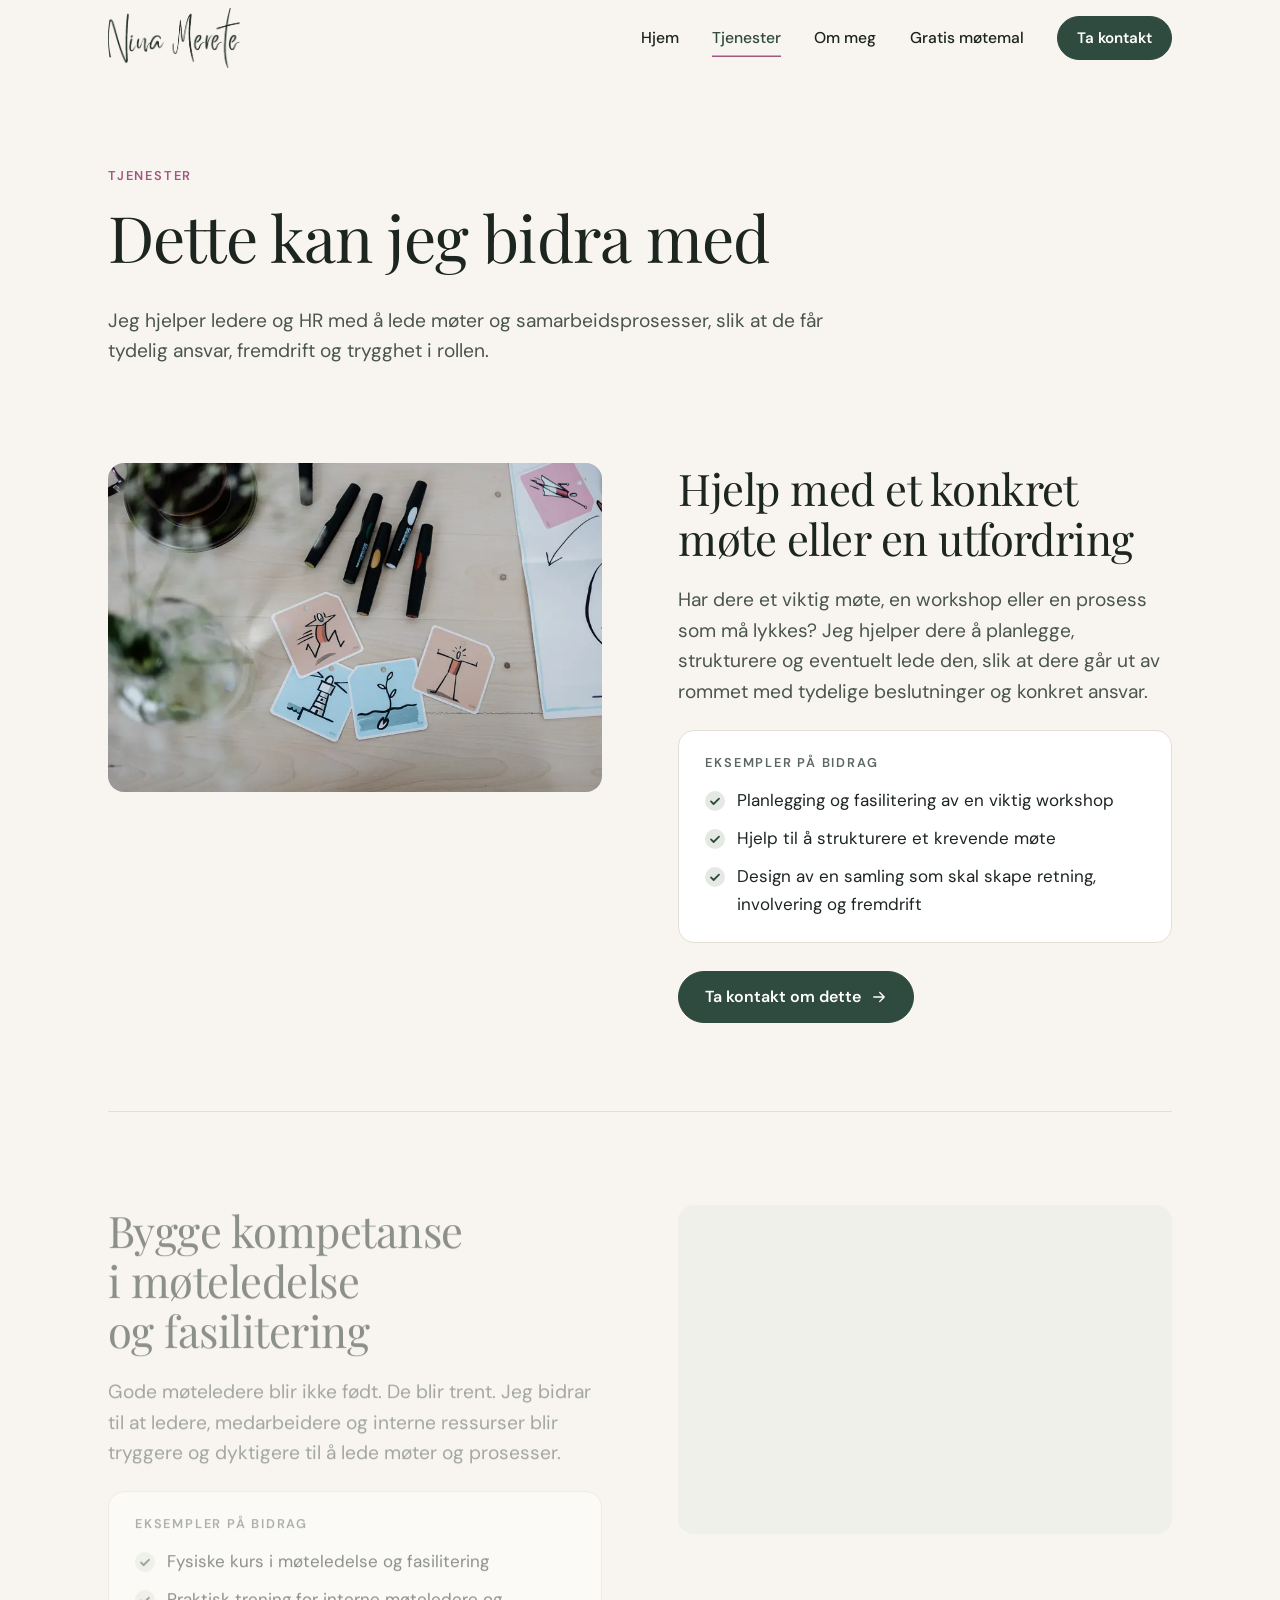
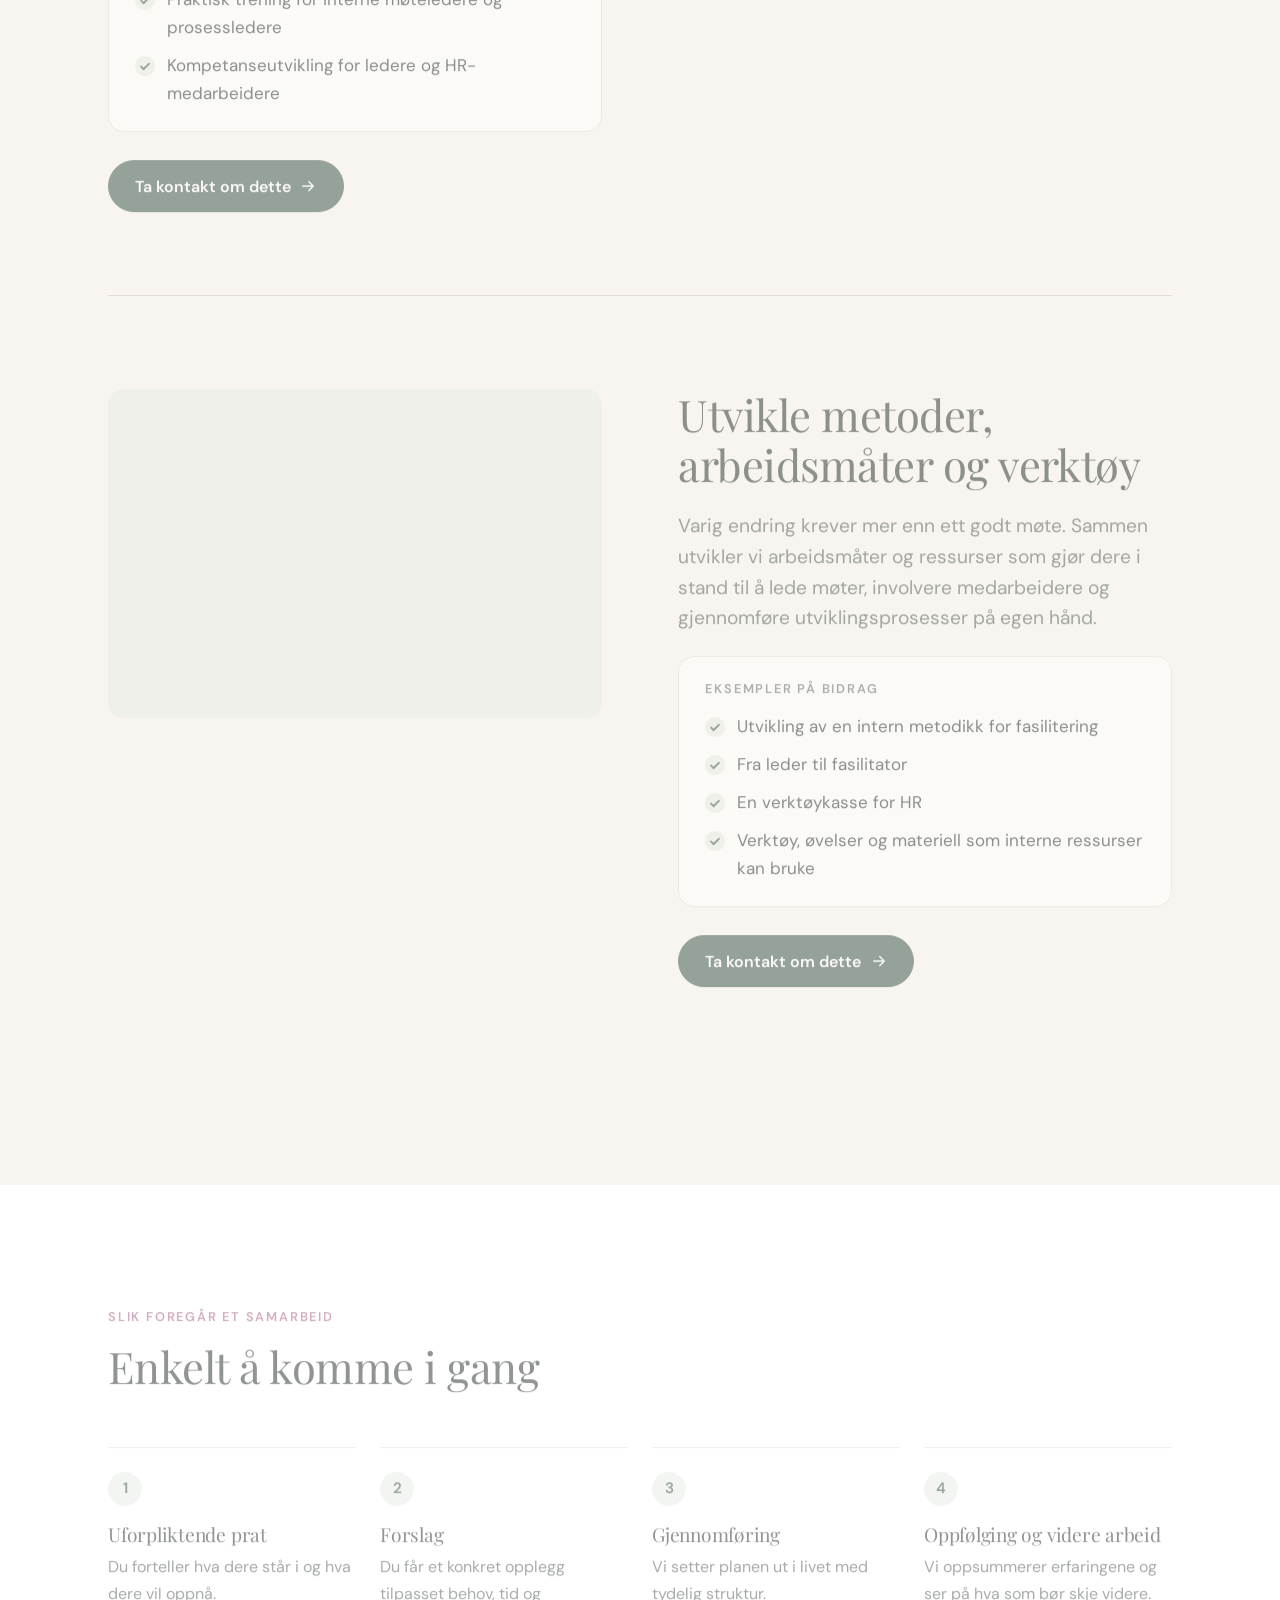
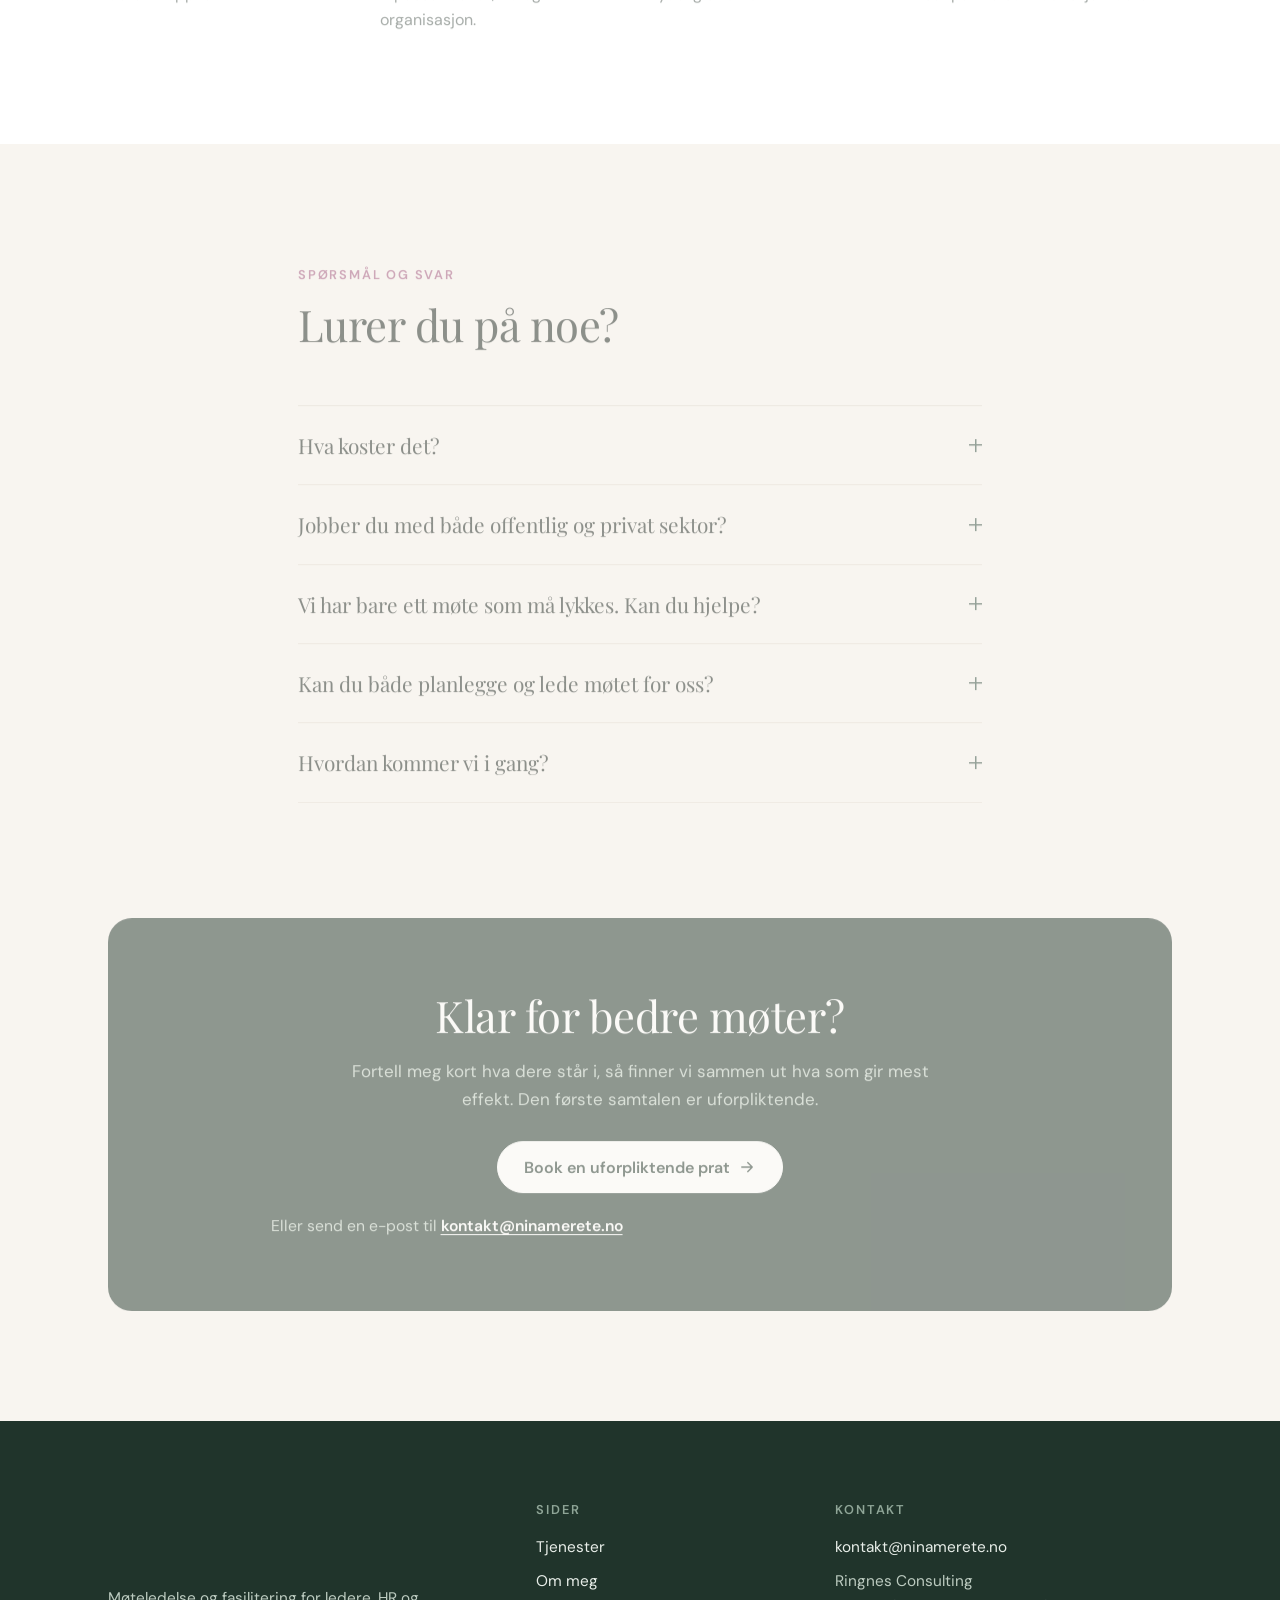
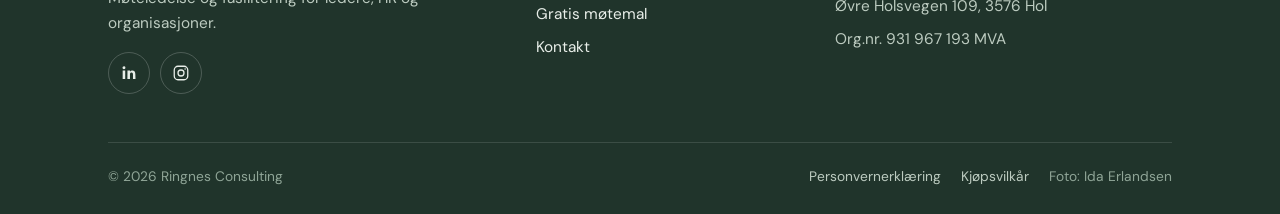
<file: store/index.html>
<!doctype html>
<html lang="nb"><head><meta charset="utf-8"><title>Flyttet</title>
<meta name="robots" content="noindex">
<link rel="canonical" href="https://www.ninamerete.no/tjenester/">
<meta http-equiv="refresh" content="0; url=../tjenester/">
</head><body><p>Siden er flyttet: <a href="../tjenester/">gå videre</a>.</p></body></html>
</file>
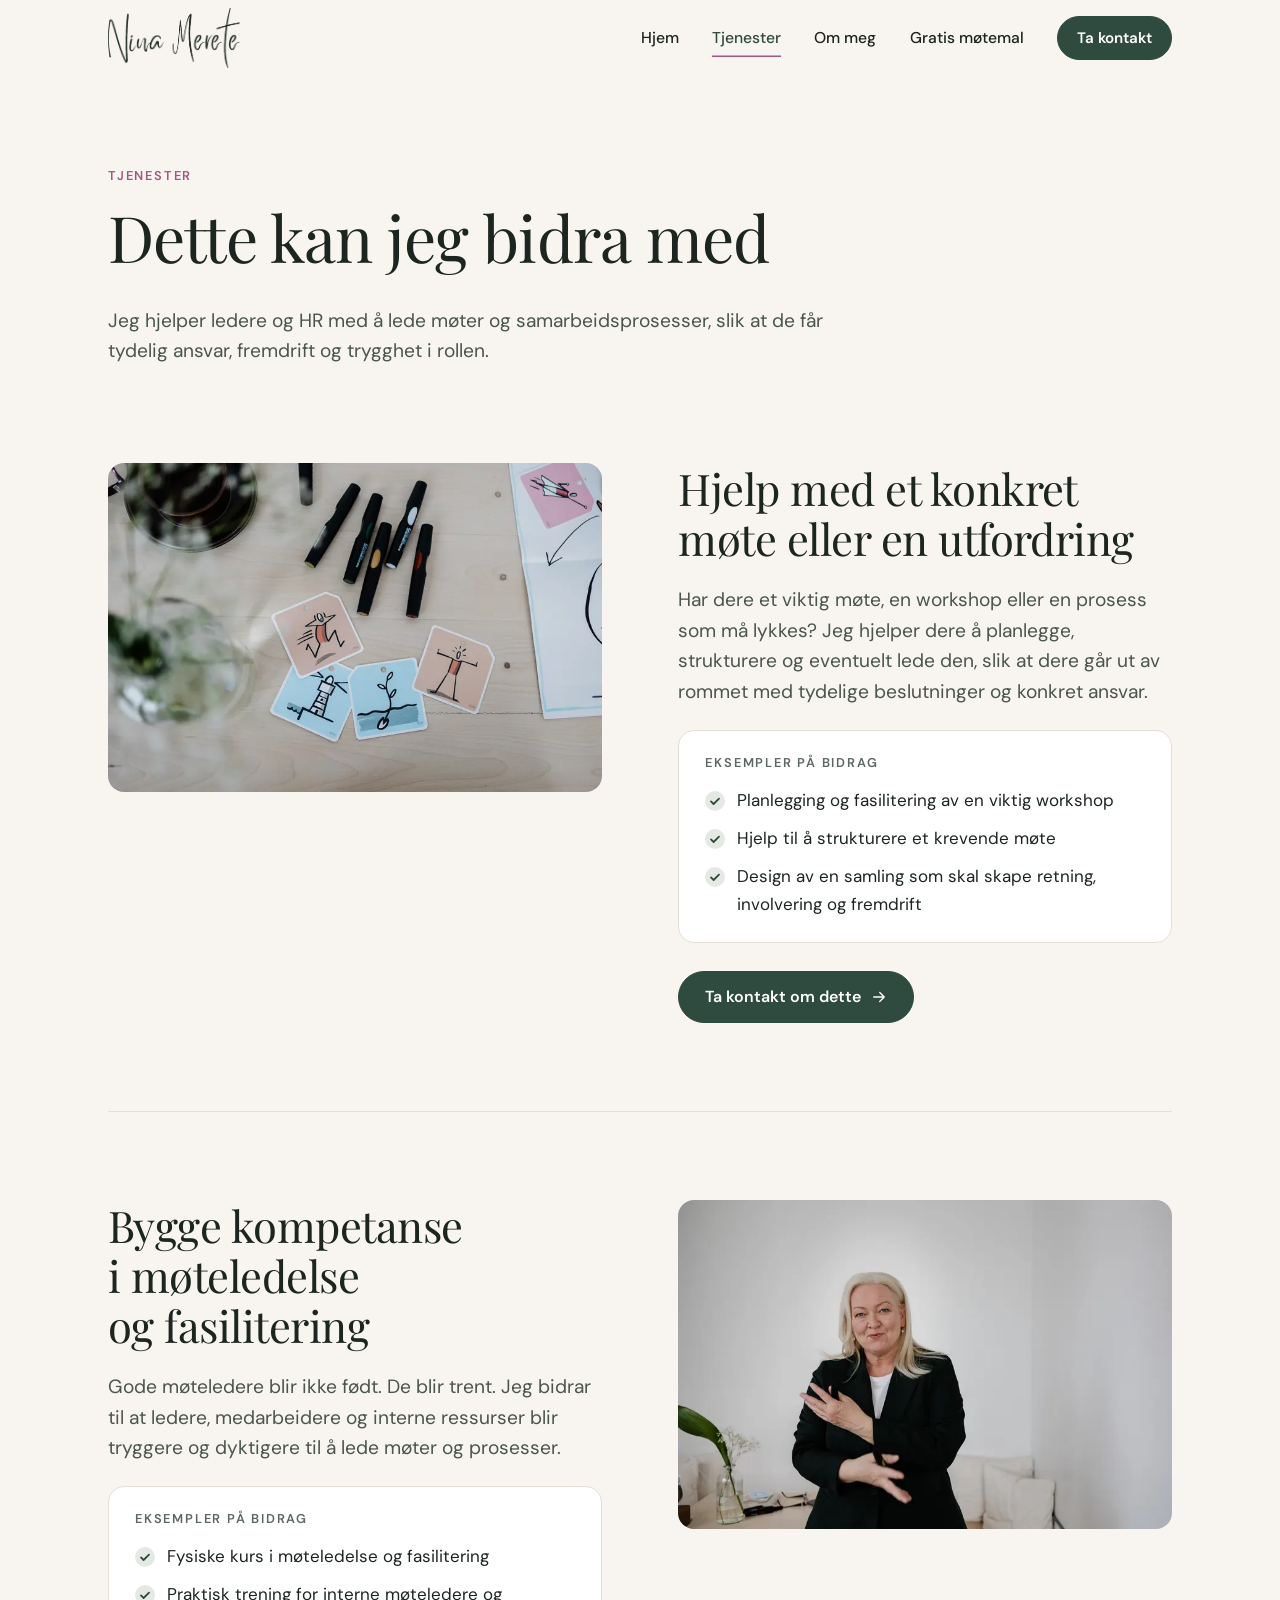
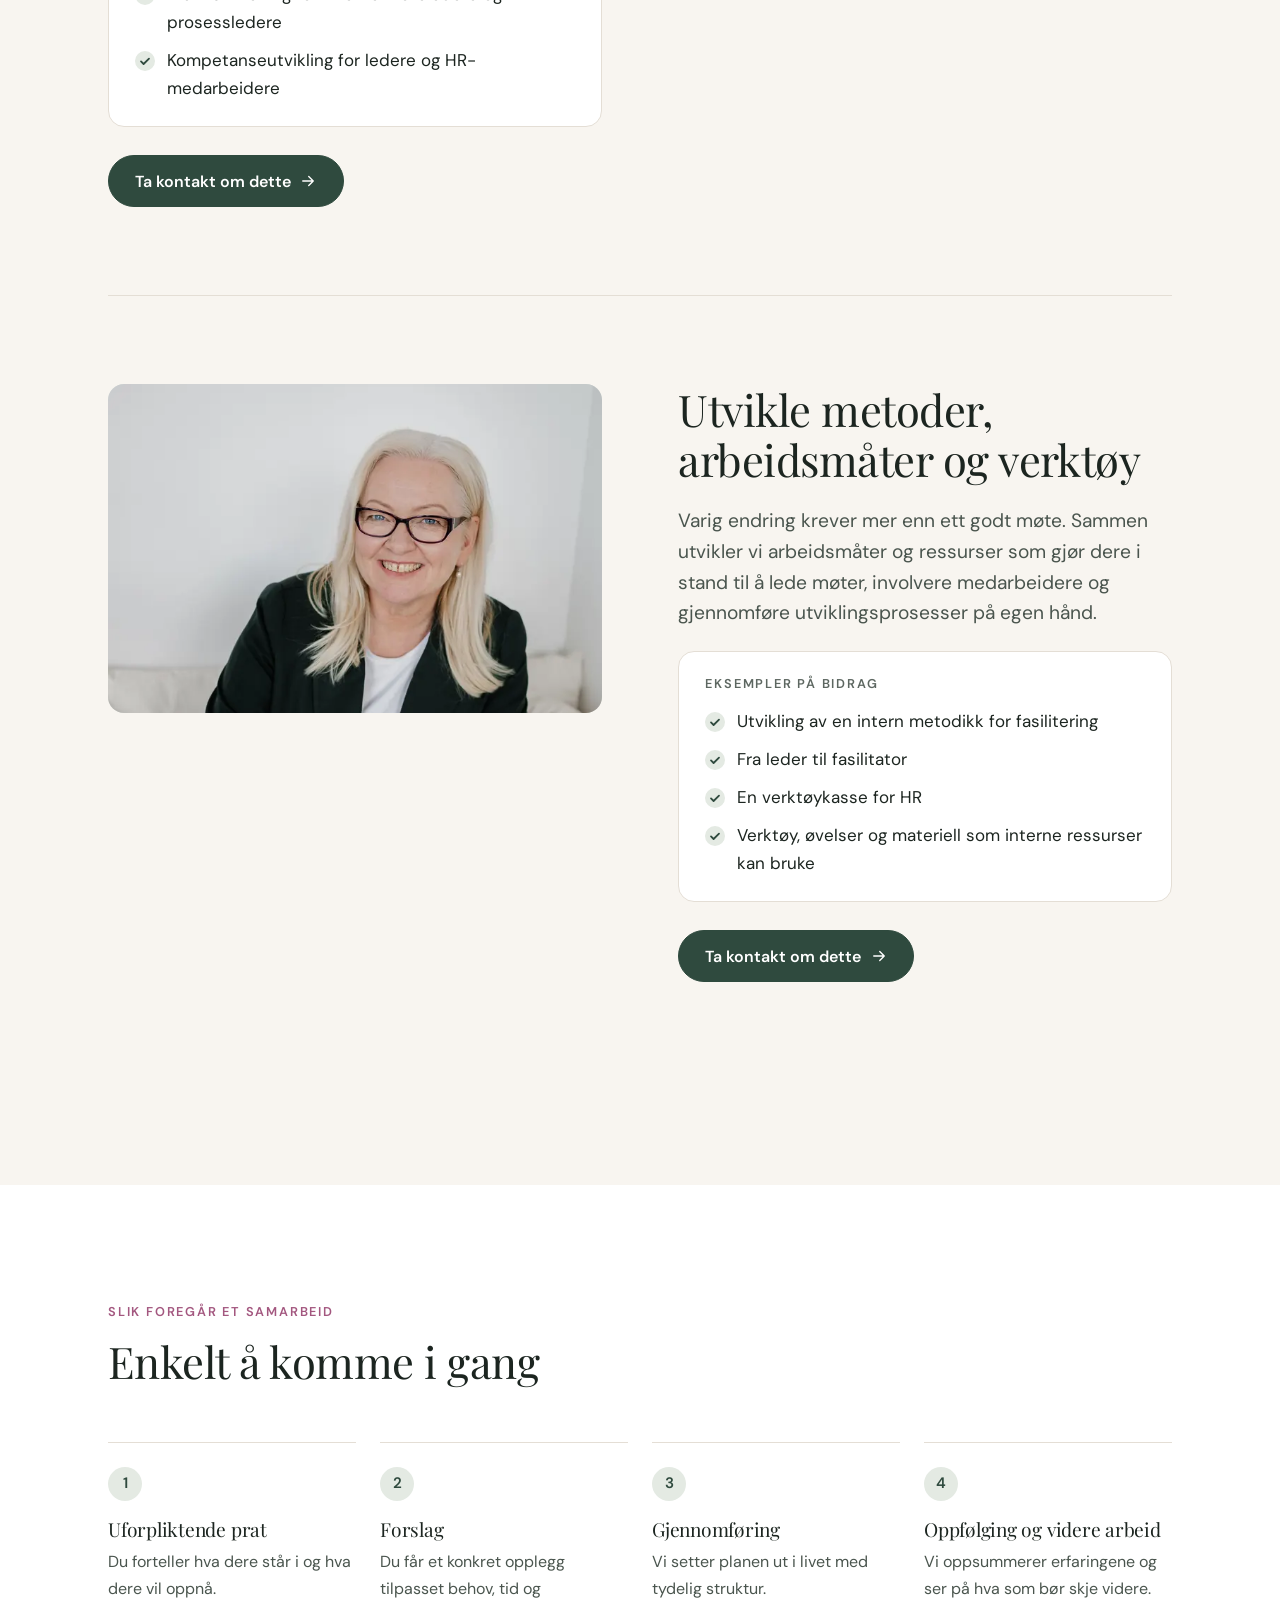
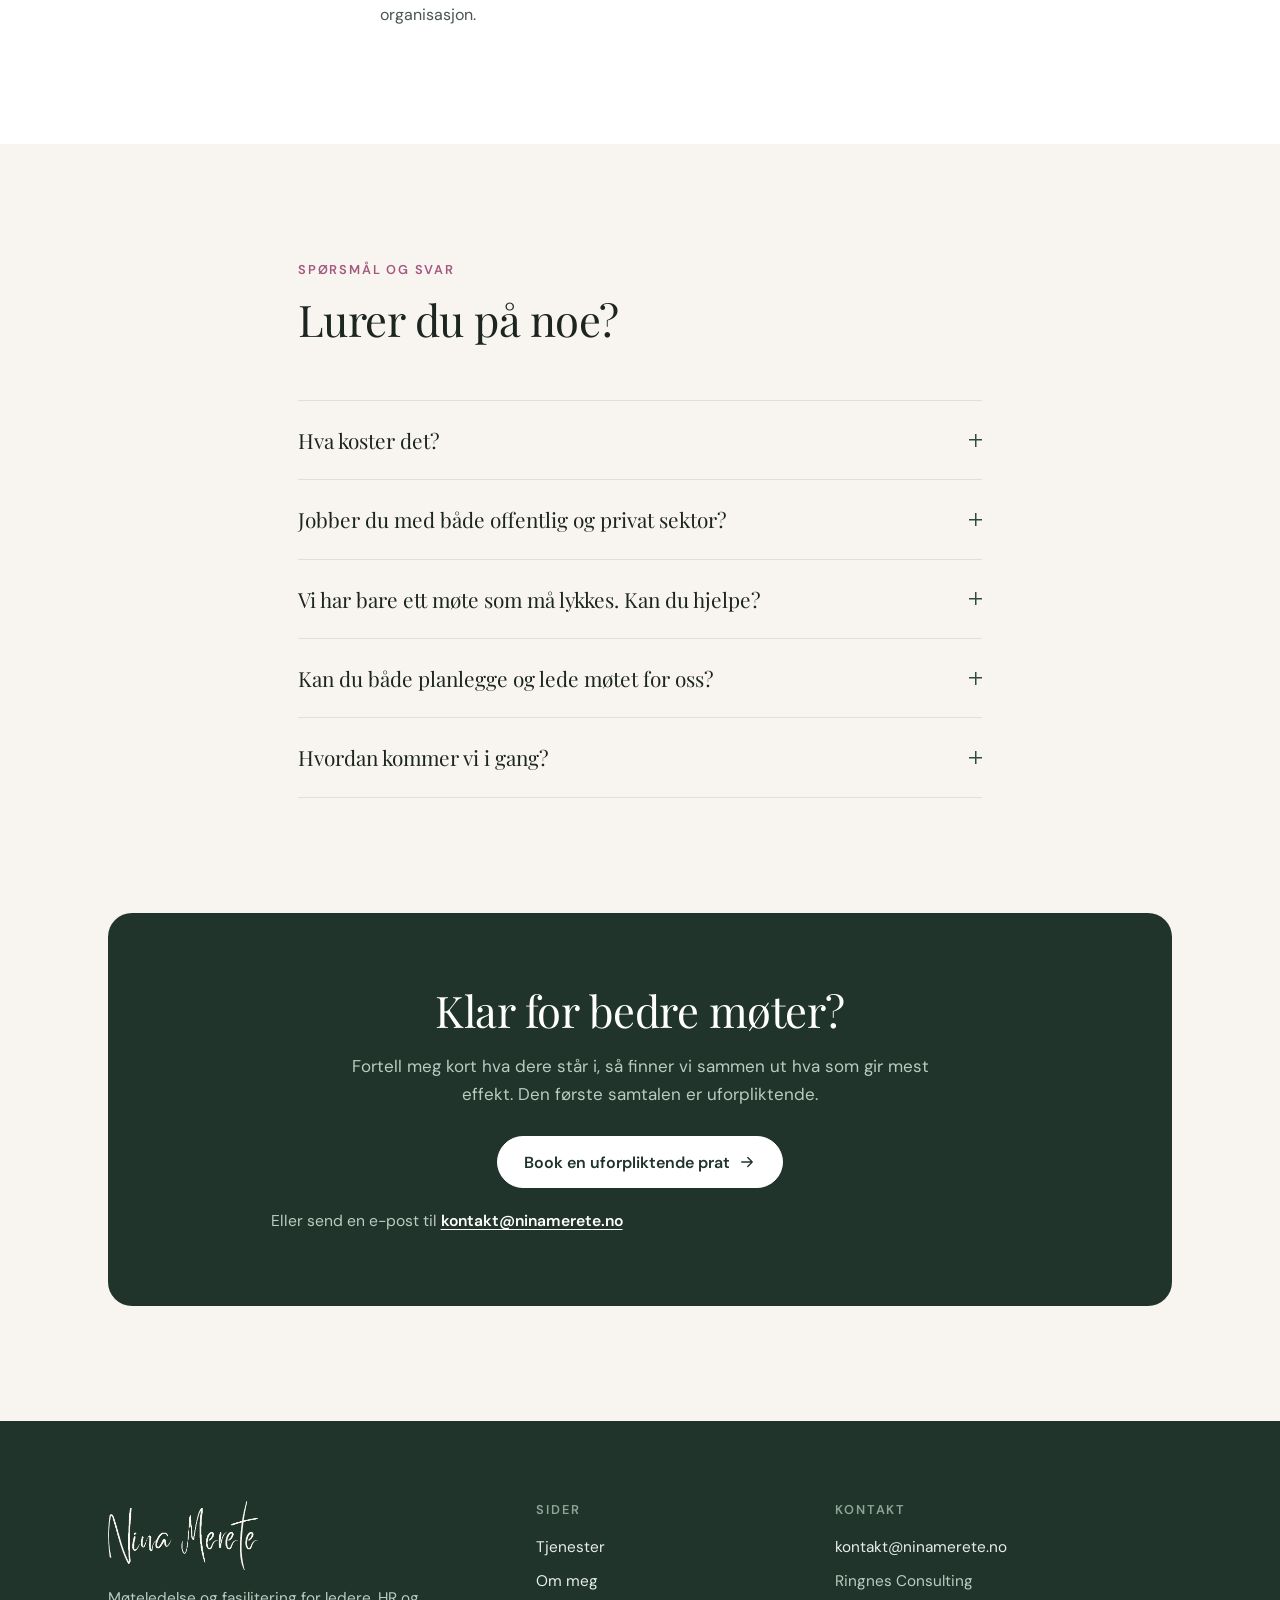
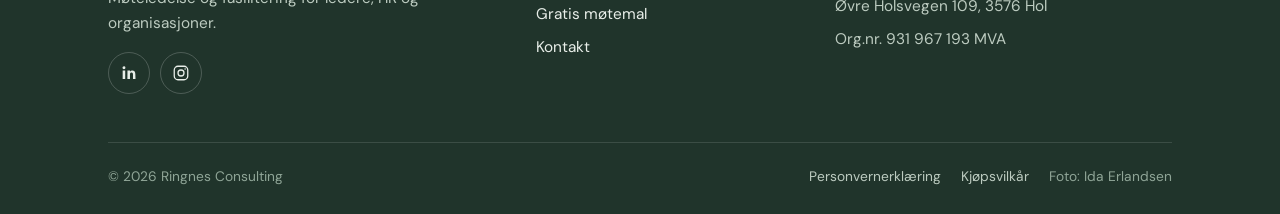
<file: tjenester/index.html>
<!doctype html>
<html lang="nb">
<head>
<meta charset="utf-8">
<meta name="viewport" content="width=device-width, initial-scale=1">

<title>Tjenester innen møteledelse og fasilitering | Nina Merete</title>
<meta name="description" content="Hjelp med viktige møter og workshops, kurs i møteledelse og fasilitering, og metoder og verktøy som gjør organisasjonen i stand til å lede gode prosesser.">
<meta name="robots" content="index, follow, max-image-preview:large">
<link rel="canonical" href="https://www.ninamerete.no/tjenester/">
<meta name="theme-color" content="#f8f5f0">
<meta property="og:type" content="website">
<meta property="og:locale" content="nb_NO">
<meta property="og:site_name" content="Nina Merete">
<meta property="og:title" content="Tjenester innen møteledelse og fasilitering | Nina Merete">
<meta property="og:description" content="Hjelp med viktige møter og workshops, kurs i møteledelse og fasilitering, og metoder og verktøy som gjør organisasjonen i stand til å lede gode prosesser.">
<meta property="og:url" content="https://www.ninamerete.no/tjenester/">
<meta property="og:image" content="https://www.ninamerete.no/assets/img/og/tjenester.jpg">
<meta property="og:image:type" content="image/jpeg">
<meta property="og:image:width" content="1200">
<meta property="og:image:height" content="630">
<meta property="og:image:alt" content="Nina Merete Ringnes. Hjelp med møter, workshops og kurs.">
<meta name="twitter:card" content="summary_large_image">
<meta name="twitter:title" content="Tjenester innen møteledelse og fasilitering | Nina Merete">
<meta name="twitter:description" content="Hjelp med viktige møter og workshops, kurs i møteledelse og fasilitering, og metoder og verktøy som gjør organisasjonen i stand til å lede gode prosesser.">
<meta name="twitter:image" content="https://www.ninamerete.no/assets/img/og/tjenester.jpg">
<meta name="twitter:image:alt" content="Nina Merete Ringnes. Hjelp med møter, workshops og kurs.">
<meta name="author" content="Nina Merete Ringnes">
<link rel="icon" href="../favicon.ico" sizes="any">
<link rel="icon" type="image/png" sizes="32x32" href="../assets/img/favicon-32.png">
<link rel="apple-touch-icon" href="../assets/img/favicon-180.png">
<link rel="manifest" href="../site.webmanifest">
<link rel="preload" href="../assets/fonts/PlayfairDisplay-normal.woff2" as="font" type="font/woff2" crossorigin>
<link rel="preload" href="../assets/fonts/DMSans-normal.woff2" as="font" type="font/woff2" crossorigin>
<link rel="stylesheet" href="../assets/css/style.css?v=17">

<script type="application/ld+json">{"@context": "https://schema.org", "@graph": [{"@type": "ProfessionalService", "@id": "https://www.ninamerete.no/#virksomhet", "name": "Nina Merete", "legalName": "Ringnes Consulting", "url": "https://www.ninamerete.no/", "image": "https://www.ninamerete.no/assets/img/og/forside.jpg", "logo": "https://www.ninamerete.no/assets/img/favicon-512.png", "description": "Møteledelse, fasilitering og prosessdesign for ledere, HR og organisasjoner.", "email": "kontakt@ninamerete.no", "taxID": "931967193", "vatID": "NO931967193MVA", "address": {"@type": "PostalAddress", "streetAddress": "Øvre Holsvegen 109", "postalCode": "3576", "addressLocality": "Hol", "addressCountry": "NO"}, "areaServed": {"@type": "Country", "name": "Norge"}, "knowsLanguage": "nb", "founder": {"@id": "https://www.ninamerete.no/#nina"}, "sameAs": ["https://www.linkedin.com/in/nina-merete-ringnes-888065a7/", "https://www.instagram.com/ninamerete.no/"], "hasOfferCatalog": {"@type": "OfferCatalog", "name": "Tjenester", "itemListElement": [{"@type": "Offer", "itemOffered": {"@type": "Service", "name": "Hjelp med et konkret møte eller en utfordring", "description": "Et viktig møte, en workshop eller en prosess som må lykkes. Jeg hjelper dere å planlegge, strukturere og lede den.", "url": "https://www.ninamerete.no/tjenester/#konkret-hjelp"}}, {"@type": "Offer", "itemOffered": {"@type": "Service", "name": "Bygge kompetanse i møteledelse og fasilitering", "description": "Kurs og praktisk trening som gjør ledere, medarbeidere og interne ressurser tryggere i å lede møter og prosesser.", "url": "https://www.ninamerete.no/tjenester/#kompetanse"}}, {"@type": "Offer", "itemOffered": {"@type": "Service", "name": "Utvikle metoder, arbeidsmåter og verktøy", "description": "Arbeidsmåter og ressurser som gjør dere i stand til å lede møter og utviklingsprosesser på egen hånd.", "url": "https://www.ninamerete.no/tjenester/#metoder"}}]}}, {"@type": "Person", "@id": "https://www.ninamerete.no/#nina", "name": "Nina Merete Ringnes", "url": "https://www.ninamerete.no/om/", "image": "https://www.ninamerete.no/assets/img/portrett-1200.webp", "jobTitle": "Fasilitator og rådgiver i møteledelse", "worksFor": {"@id": "https://www.ninamerete.no/#virksomhet"}, "alumniOf": {"@type": "CollegeOrUniversity", "name": "Universitetet i Oslo"}, "knowsAbout": ["Møteledelse", "Fasilitering", "Prosessledelse", "Workshops", "Lederutvikling", "Kompetanseutvikling"], "sameAs": ["https://www.linkedin.com/in/nina-merete-ringnes-888065a7/", "https://www.instagram.com/ninamerete.no/"]}, {"@type": "WebSite", "@id": "https://www.ninamerete.no/#nettsted", "url": "https://www.ninamerete.no/", "name": "Nina Merete", "inLanguage": "nb-NO", "publisher": {"@id": "https://www.ninamerete.no/#virksomhet"}}, {"@type": "WebPage", "@id": "https://www.ninamerete.no/tjenester/#side", "url": "https://www.ninamerete.no/tjenester/", "name": "Tjenester innen møteledelse og fasilitering | Nina Merete", "description": "Hjelp med viktige møter og workshops, kurs i møteledelse og fasilitering, og metoder og verktøy som gjør organisasjonen i stand til å lede gode prosesser.", "inLanguage": "nb-NO", "isPartOf": {"@id": "https://www.ninamerete.no/#nettsted"}, "primaryImageOfPage": {"@type": "ImageObject", "url": "https://www.ninamerete.no/assets/img/og/tjenester.jpg", "width": 1200, "height": 630}, "breadcrumb": {"@id": "https://www.ninamerete.no/tjenester/#brodsmuler"}}, {"@type": "BreadcrumbList", "@id": "https://www.ninamerete.no/tjenester/#brodsmuler", "itemListElement": [{"@type": "ListItem", "position": 1, "name": "Hjem", "item": "https://www.ninamerete.no/"}, {"@type": "ListItem", "position": 2, "name": "Tjenester", "item": "https://www.ninamerete.no/tjenester/"}]}, {"@type": "FAQPage", "@id": "https://www.ninamerete.no/tjenester/#faq", "mainEntity": [{"@type": "Question", "name": "Hva koster det?", "acceptedAnswer": {"@type": "Answer", "text": "Alle oppdrag tilpasses behov, omfang og organisasjon. Etter en uforpliktende samtale får du et konkret forslag med pris."}}, {"@type": "Question", "name": "Jobber du med både offentlig og privat sektor?", "acceptedAnswer": {"@type": "Answer", "text": "Ja. Jeg har arbeidet med leder- og kompetanseutvikling i begge sektorer, og tilpasser opplegget til kulturen hos dere."}}, {"@type": "Question", "name": "Vi har bare ett møte som må lykkes. Kan du hjelpe?", "acceptedAnswer": {"@type": "Answer", "text": "Absolutt. Mange samarbeid starter med ett konkret møte eller én workshop. Jeg kan planlegge den sammen med dere, eller både planlegge og lede den."}}, {"@type": "Question", "name": "Kan du både planlegge og lede møtet for oss?", "acceptedAnswer": {"@type": "Answer", "text": "Ja. Jeg kan bidra med hele prosessen, fra å avklare formål og planlegge innhold og arbeidsform til å fasilitere selve møtet eller workshopen. Dere kan også velge å gjøre gjennomføringen selv med min hjelp i planleggingen."}}, {"@type": "Question", "name": "Hvordan kommer vi i gang?", "acceptedAnswer": {"@type": "Answer", "text": "Send en melding via kontaktsiden eller en e-post til kontakt@ninamerete.no. Fortell kort hva dere står i, så tar jeg kontakt."}}]}]}</script>
</head>
<body>
<a class="skip-link" href="#innhold">Hopp til innhold</a>
<header class="site-header">
  <div class="wrap">
    <a class="brand" href="../" aria-label="Nina Merete, til forsiden"><img src="../assets/img/logo.png" alt="Nina Merete" width="579" height="265"></a>
    <button class="nav-toggle" type="button" aria-expanded="false" aria-controls="hovedmeny" aria-label="Åpne meny"><span></span></button>
    <nav class="nav" id="hovedmeny" aria-label="Hovedmeny">
      <a href="../">Hjem</a><a href="../tjenester/" aria-current="page">Tjenester</a><a href="../om/">Om meg</a><a href="../motemal/">Gratis møtemal</a>
      <a class="btn btn--sm" href="../kontakt/">Ta kontakt</a>
    </nav>
  </div>
</header>
<main id="innhold">
<section class="page-hero">
  <div class="wrap">
    <span class="label">Tjenester</span>
    <h1>Dette kan jeg bidra med</h1>
    <p class="lead">Jeg hjelper ledere og HR med å lede møter og samarbeidsprosesser, slik at de får tydelig ansvar, fremdrift og trygghet i rollen.</p>
  </div>
</section>

<section class="section" style="padding-top:clamp(24px,4vw,40px)">
  <div class="wrap">
    <article class="service" id="konkret-hjelp">
      <div class="service-img reveal"><div class="photo ratio-land"><img src="../assets/img/fasilitering-800.webp" srcset="../assets/img/fasilitering-800.webp 800w, ../assets/img/fasilitering-1400.webp 1400w" sizes="(max-width: 880px) 92vw, 520px" alt="Fasiliteringskort og tusjer klare på bordet før en workshop" loading="lazy" decoding="async"></div></div>
      <div class="reveal">
        <h2>Hjelp med et konkret møte eller en utfordring</h2>
        <p class="lead">Har dere et viktig møte, en workshop eller en prosess som må lykkes? Jeg hjelper dere å planlegge, strukturere og eventuelt lede den, slik at dere går ut av rommet med tydelige beslutninger og konkret ansvar.</p>
        <div class="box">
          <h3>Eksempler på bidrag</h3>
          <ul class="checks"><li>Planlegging og fasilitering av en viktig workshop</li><li>Hjelp til å strukturere et krevende møte</li><li>Design av en samling som skal skape retning, involvering og fremdrift</li></ul>
        </div>
        <a class="btn" href="../kontakt/">Ta kontakt om dette<svg viewBox="0 0 24 24" fill="none" stroke="currentColor" stroke-width="1.8" stroke-linecap="round" stroke-linejoin="round" aria-hidden="true"><path d="M5 12h14M13 6l6 6-6 6"/></svg></a>
      </div>
    </article>
    <article class="service" id="kompetanse">
      <div class="service-img reveal"><div class="photo ratio-land"><img src="../assets/img/kompetanse-800.webp" srcset="../assets/img/kompetanse-800.webp 800w, ../assets/img/kompetanse-1400.webp 1400w" sizes="(max-width: 880px) 92vw, 520px" alt="Nina Merete forklarer med hendene" loading="lazy" decoding="async"></div></div>
      <div class="reveal">
        <h2>Bygge kompetanse i møteledelse og fasilitering</h2>
        <p class="lead">Gode møteledere blir ikke født. De blir trent. Jeg bidrar til at ledere, medarbeidere og interne ressurser blir tryggere og dyktigere til å lede møter og prosesser.</p>
        <div class="box">
          <h3>Eksempler på bidrag</h3>
          <ul class="checks"><li>Fysiske kurs i møteledelse og fasilitering</li><li>Praktisk trening for interne møteledere og prosessledere</li><li>Kompetanseutvikling for ledere og HR-medarbeidere</li></ul>
        </div>
        <a class="btn" href="../kontakt/">Ta kontakt om dette<svg viewBox="0 0 24 24" fill="none" stroke="currentColor" stroke-width="1.8" stroke-linecap="round" stroke-linejoin="round" aria-hidden="true"><path d="M5 12h14M13 6l6 6-6 6"/></svg></a>
      </div>
    </article>
    <article class="service" id="metoder">
      <div class="service-img reveal"><div class="photo ratio-land"><img src="../assets/img/verktoy-700.webp" srcset="../assets/img/verktoy-700.webp 700w, ../assets/img/verktoy-1200.webp 1200w" sizes="(max-width: 880px) 92vw, 520px" alt="Nina Merete tegner en modell med tusj på papir" loading="lazy" decoding="async" style="object-position:50% 20%"></div></div>
      <div class="reveal">
        <h2>Utvikle metoder, arbeidsmåter og verktøy</h2>
        <p class="lead">Varig endring krever mer enn ett godt møte. Sammen utvikler vi arbeidsmåter og ressurser som gjør dere i stand til å lede møter, involvere medarbeidere og gjennomføre utviklingsprosesser på egen hånd.</p>
        <div class="box">
          <h3>Eksempler på bidrag</h3>
          <ul class="checks"><li>Utvikling av en intern metodikk for fasilitering</li><li>Fra leder til fasilitator</li><li>En verktøykasse for HR</li><li>Verktøy, øvelser og materiell som interne ressurser kan bruke</li></ul>
        </div>
        <a class="btn" href="../kontakt/">Ta kontakt om dette<svg viewBox="0 0 24 24" fill="none" stroke="currentColor" stroke-width="1.8" stroke-linecap="round" stroke-linejoin="round" aria-hidden="true"><path d="M5 12h14M13 6l6 6-6 6"/></svg></a>
      </div>
    </article>
  </div>
</section>

<section class="section section--white">
  <div class="wrap">
    <div class="head reveal">
      <span class="label">Slik foregår et samarbeid</span>
      <h2>Enkelt å komme i gang</h2>
    </div>
    <div class="reveal"><ol class="steps">
  <li><h3>Uforpliktende prat</h3><p>Du forteller hva dere står i og hva dere vil oppnå.</p></li>
  <li><h3>Forslag</h3><p>Du får et konkret opplegg tilpasset behov, tid og organisasjon.</p></li>
  <li><h3>Gjennomføring</h3><p>Vi setter planen ut i livet med tydelig struktur.</p></li>
  <li><h3>Oppfølging og videre arbeid</h3><p>Vi oppsummerer erfaringene og ser på hva som bør skje videre.</p></li>
</ol></div>
  </div>
</section>

<section class="section">
  <div class="wrap narrow">
    <div class="head reveal">
      <span class="label">Spørsmål og svar</span>
      <h2>Lurer du på noe?</h2>
    </div>
    <div class="faq reveal">
      <details><summary>Hva koster det?</summary><div><p>Alle oppdrag tilpasses behov, omfang og organisasjon. Etter en uforpliktende samtale får du et konkret forslag med pris.</p></div></details><details><summary>Jobber du med både offentlig og privat sektor?</summary><div><p>Ja. Jeg har arbeidet med leder- og kompetanseutvikling i begge sektorer, og tilpasser opplegget til kulturen hos dere.</p></div></details><details><summary>Vi har bare ett møte som må lykkes. Kan du hjelpe?</summary><div><p>Absolutt. Mange samarbeid starter med ett konkret møte eller én workshop. Jeg kan planlegge den sammen med dere, eller både planlegge og lede den.</p></div></details><details><summary>Kan du både planlegge og lede møtet for oss?</summary><div><p>Ja. Jeg kan bidra med hele prosessen, fra å avklare formål og planlegge innhold og arbeidsform til å fasilitere selve møtet eller workshopen. Dere kan også velge å gjøre gjennomføringen selv med min hjelp i planleggingen.</p></div></details><details><summary>Hvordan kommer vi i gang?</summary><div><p>Send en melding via <a href="../kontakt/">kontaktsiden</a> eller en e-post til <a href="mailto:kontakt@ninamerete.no">kontakt@ninamerete.no</a>. Fortell kort hva dere står i, så tar jeg kontakt.</p></div></details>
    </div>
  </div>
</section>

<section class="section" style="padding-top:0">
  <div class="wrap">
    <div class="cta reveal">
      <h2>Klar for bedre møter?</h2>
      <p>Fortell meg kort hva dere står i, så finner vi sammen ut hva som gir mest effekt. Den første samtalen er uforpliktende.</p>
      <div class="actions"><a class="btn btn--white" href="../kontakt/">Book en uforpliktende prat<svg viewBox="0 0 24 24" fill="none" stroke="currentColor" stroke-width="1.8" stroke-linecap="round" stroke-linejoin="round" aria-hidden="true"><path d="M5 12h14M13 6l6 6-6 6"/></svg></a></div>
      <p class="cta-alt">Eller send en e-post til <a href="mailto:kontakt@ninamerete.no">kontakt@ninamerete.no</a></p>
    </div>
  </div>
</section>
</main>
<footer class="site-footer">
  <div class="wrap">
    <div class="footer-grid">
      <div class="footer-brand">
        <img src="../assets/img/logo-lys.png" alt="Nina Merete" width="579" height="265" loading="lazy">
        <p>Møteledelse og fasilitering for ledere, HR og organisasjoner.</p>
        <div class="social">
          <a href="https://www.linkedin.com/in/nina-merete-ringnes-888065a7/" target="_blank" rel="noopener" aria-label="LinkedIn"><svg viewBox="0 0 24 24" fill="currentColor" aria-hidden="true"><path d="M6.94 8.5H3.56V20h3.38V8.5zM5.25 3A1.97 1.97 0 1 0 5.3 6.94 1.97 1.97 0 0 0 5.25 3zM20.44 13.4c0-3.2-1.7-4.7-4-4.7a3.45 3.45 0 0 0-3.13 1.72V8.5H9.94c.04 1.02 0 11.5 0 11.5h3.37v-6.42c0-.34.03-.68.13-.93.27-.68.9-1.39 1.94-1.39 1.37 0 1.92 1.05 1.92 2.58V20h3.37l-.23-6.6z"/></svg></a>
          <a href="https://www.instagram.com/ninamerete.no/" target="_blank" rel="noopener" aria-label="Instagram"><svg viewBox="0 0 24 24" fill="none" stroke="currentColor" stroke-width="1.7" aria-hidden="true"><rect x="3" y="3" width="18" height="18" rx="5"/><circle cx="12" cy="12" r="4"/><circle cx="17.5" cy="6.5" r="1" fill="currentColor" stroke="none"/></svg></a>
        </div>
      </div>
      <div>
        <h2>Sider</h2>
        <ul>
          <li><a href="../tjenester/">Tjenester</a></li>
          <li><a href="../om/">Om meg</a></li>
          <li><a href="../motemal/">Gratis møtemal</a></li>
          <li><a href="../kontakt/">Kontakt</a></li>
        </ul>
      </div>
      <div>
        <h2>Kontakt</h2>
        <ul>
          <li><a href="mailto:kontakt@ninamerete.no">kontakt@ninamerete.no</a></li>
          <li>Ringnes Consulting<br>Øvre Holsvegen 109, 3576 Hol</li>
          <li>Org.nr. 931 967 193 MVA</li>
        </ul>
      </div>
    </div>
    <div class="footer-bottom">
      <span>© <span data-year>2026</span> Ringnes Consulting</span>
      <nav aria-label="Juridisk">
        <a href="../personvernerklaering/">Personvernerklæring</a>
        <a href="../kjopsvilkar/">Kjøpsvilkår</a>
        <span>Foto: Ida Erlandsen</span>
      </nav>
    </div>
  </div>
</footer>
<script src="../assets/js/main.js?v=17" defer></script>
</body>
</html>
</file>
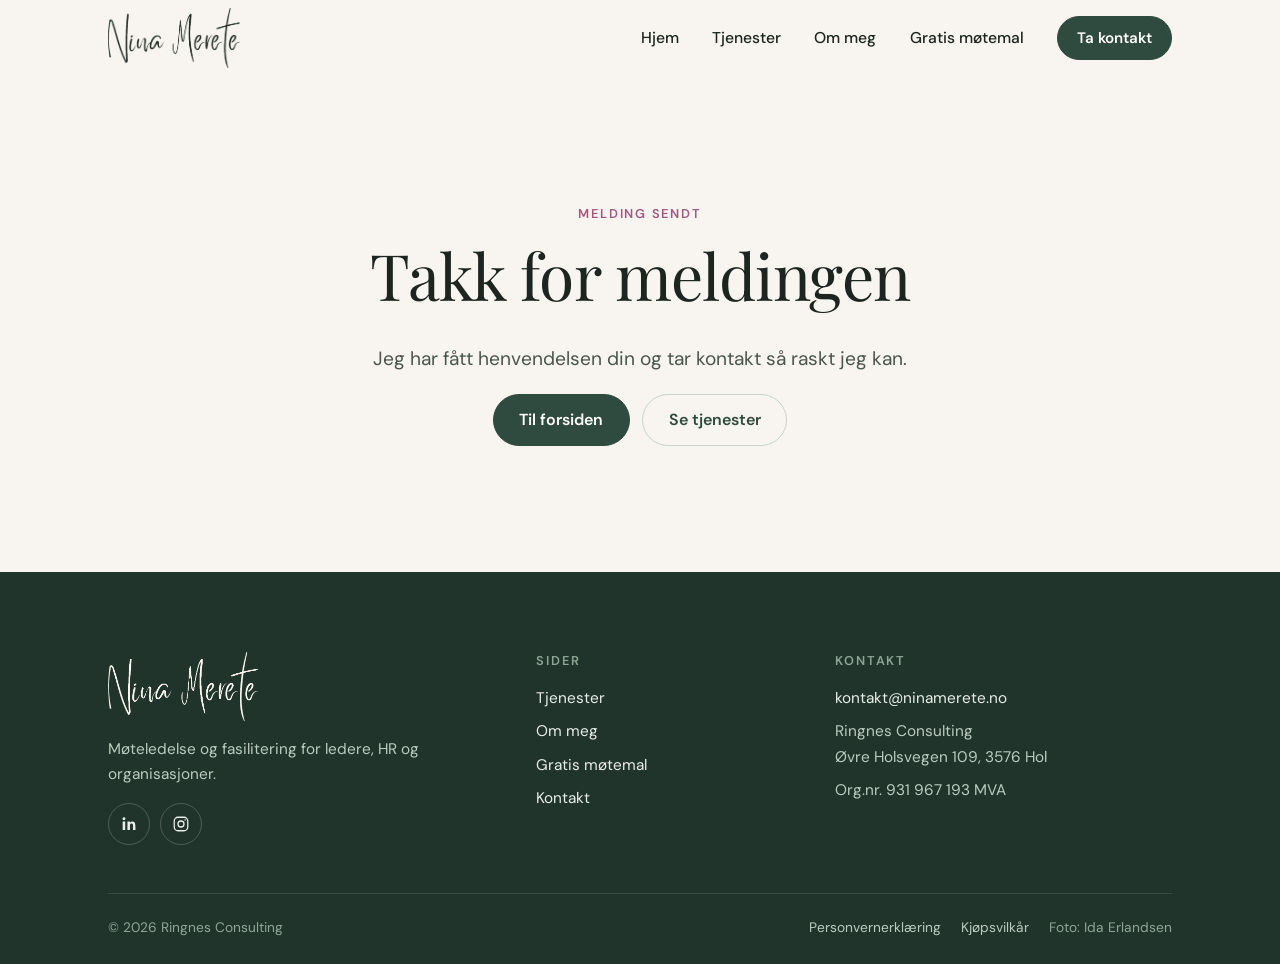
<file: kontakt/takk/index.html>
<!doctype html>
<html lang="nb">
<head>
<meta charset="utf-8">
<meta name="viewport" content="width=device-width, initial-scale=1">

<title>Takk for meldingen | Nina Merete</title>
<meta name="description" content="Jeg har fått henvendelsen din og tar kontakt så raskt jeg kan.">
<meta name="robots" content="noindex, follow">
<link rel="canonical" href="https://www.ninamerete.no/kontakt/takk/">
<meta name="theme-color" content="#f8f5f0">
<meta property="og:type" content="website">
<meta property="og:locale" content="nb_NO">
<meta property="og:site_name" content="Nina Merete">
<meta property="og:title" content="Takk for meldingen | Nina Merete">
<meta property="og:description" content="Jeg har fått henvendelsen din og tar kontakt så raskt jeg kan.">
<meta property="og:url" content="https://www.ninamerete.no/kontakt/takk/">
<meta property="og:image" content="https://www.ninamerete.no/assets/img/og/forside.jpg">
<meta property="og:image:type" content="image/jpeg">
<meta property="og:image:width" content="1200">
<meta property="og:image:height" content="630">
<meta property="og:image:alt" content="Nina Merete Ringnes. Gode møter skjer ikke av seg selv. De ledes.">
<meta name="twitter:card" content="summary_large_image">
<meta name="twitter:title" content="Takk for meldingen | Nina Merete">
<meta name="twitter:description" content="Jeg har fått henvendelsen din og tar kontakt så raskt jeg kan.">
<meta name="twitter:image" content="https://www.ninamerete.no/assets/img/og/forside.jpg">
<meta name="twitter:image:alt" content="Nina Merete Ringnes. Gode møter skjer ikke av seg selv. De ledes.">
<meta name="author" content="Nina Merete Ringnes">
<link rel="icon" href="../../favicon.ico" sizes="any">
<link rel="icon" type="image/png" sizes="32x32" href="../../assets/img/favicon-32.png">
<link rel="apple-touch-icon" href="../../assets/img/favicon-180.png">
<link rel="manifest" href="../../site.webmanifest">
<link rel="preload" href="../../assets/fonts/PlayfairDisplay-normal.woff2" as="font" type="font/woff2" crossorigin>
<link rel="preload" href="../../assets/fonts/DMSans-normal.woff2" as="font" type="font/woff2" crossorigin>
<link rel="stylesheet" href="../../assets/css/style.css?v=17">


</head>
<body>
<a class="skip-link" href="#innhold">Hopp til innhold</a>
<header class="site-header">
  <div class="wrap">
    <a class="brand" href="../../" aria-label="Nina Merete, til forsiden"><img src="../../assets/img/logo.png" alt="Nina Merete" width="579" height="265"></a>
    <button class="nav-toggle" type="button" aria-expanded="false" aria-controls="hovedmeny" aria-label="Åpne meny"><span></span></button>
    <nav class="nav" id="hovedmeny" aria-label="Hovedmeny">
      <a href="../../">Hjem</a><a href="../../tjenester/">Tjenester</a><a href="../../om/">Om meg</a><a href="../../motemal/">Gratis møtemal</a>
      <a class="btn btn--sm" href="../../kontakt/">Ta kontakt</a>
    </nav>
  </div>
</header>
<main id="innhold">
<section class="section notfound">
  <div class="wrap narrow">
    <span class="label">Melding sendt</span>
    <h1>Takk for meldingen</h1>
    <p class="lead">Jeg har fått henvendelsen din og tar kontakt så raskt jeg kan.</p>
    <div class="actions"><a class="btn" href="../../">Til forsiden</a><a class="btn btn--outline" href="../../tjenester/">Se tjenester</a></div>
  </div>
</section>
</main>
<footer class="site-footer">
  <div class="wrap">
    <div class="footer-grid">
      <div class="footer-brand">
        <img src="../../assets/img/logo-lys.png" alt="Nina Merete" width="579" height="265" loading="lazy">
        <p>Møteledelse og fasilitering for ledere, HR og organisasjoner.</p>
        <div class="social">
          <a href="https://www.linkedin.com/in/nina-merete-ringnes-888065a7/" target="_blank" rel="noopener" aria-label="LinkedIn"><svg viewBox="0 0 24 24" fill="currentColor" aria-hidden="true"><path d="M6.94 8.5H3.56V20h3.38V8.5zM5.25 3A1.97 1.97 0 1 0 5.3 6.94 1.97 1.97 0 0 0 5.25 3zM20.44 13.4c0-3.2-1.7-4.7-4-4.7a3.45 3.45 0 0 0-3.13 1.72V8.5H9.94c.04 1.02 0 11.5 0 11.5h3.37v-6.42c0-.34.03-.68.13-.93.27-.68.9-1.39 1.94-1.39 1.37 0 1.92 1.05 1.92 2.58V20h3.37l-.23-6.6z"/></svg></a>
          <a href="https://www.instagram.com/ninamerete.no/" target="_blank" rel="noopener" aria-label="Instagram"><svg viewBox="0 0 24 24" fill="none" stroke="currentColor" stroke-width="1.7" aria-hidden="true"><rect x="3" y="3" width="18" height="18" rx="5"/><circle cx="12" cy="12" r="4"/><circle cx="17.5" cy="6.5" r="1" fill="currentColor" stroke="none"/></svg></a>
        </div>
      </div>
      <div>
        <h2>Sider</h2>
        <ul>
          <li><a href="../../tjenester/">Tjenester</a></li>
          <li><a href="../../om/">Om meg</a></li>
          <li><a href="../../motemal/">Gratis møtemal</a></li>
          <li><a href="../../kontakt/">Kontakt</a></li>
        </ul>
      </div>
      <div>
        <h2>Kontakt</h2>
        <ul>
          <li><a href="mailto:kontakt@ninamerete.no">kontakt@ninamerete.no</a></li>
          <li>Ringnes Consulting<br>Øvre Holsvegen 109, 3576 Hol</li>
          <li>Org.nr. 931 967 193 MVA</li>
        </ul>
      </div>
    </div>
    <div class="footer-bottom">
      <span>© <span data-year>2026</span> Ringnes Consulting</span>
      <nav aria-label="Juridisk">
        <a href="../../personvernerklaering/">Personvernerklæring</a>
        <a href="../../kjopsvilkar/">Kjøpsvilkår</a>
        <span>Foto: Ida Erlandsen</span>
      </nav>
    </div>
  </div>
</footer>
<script src="../../assets/js/main.js?v=17" defer></script>
</body>
</html>
</file>
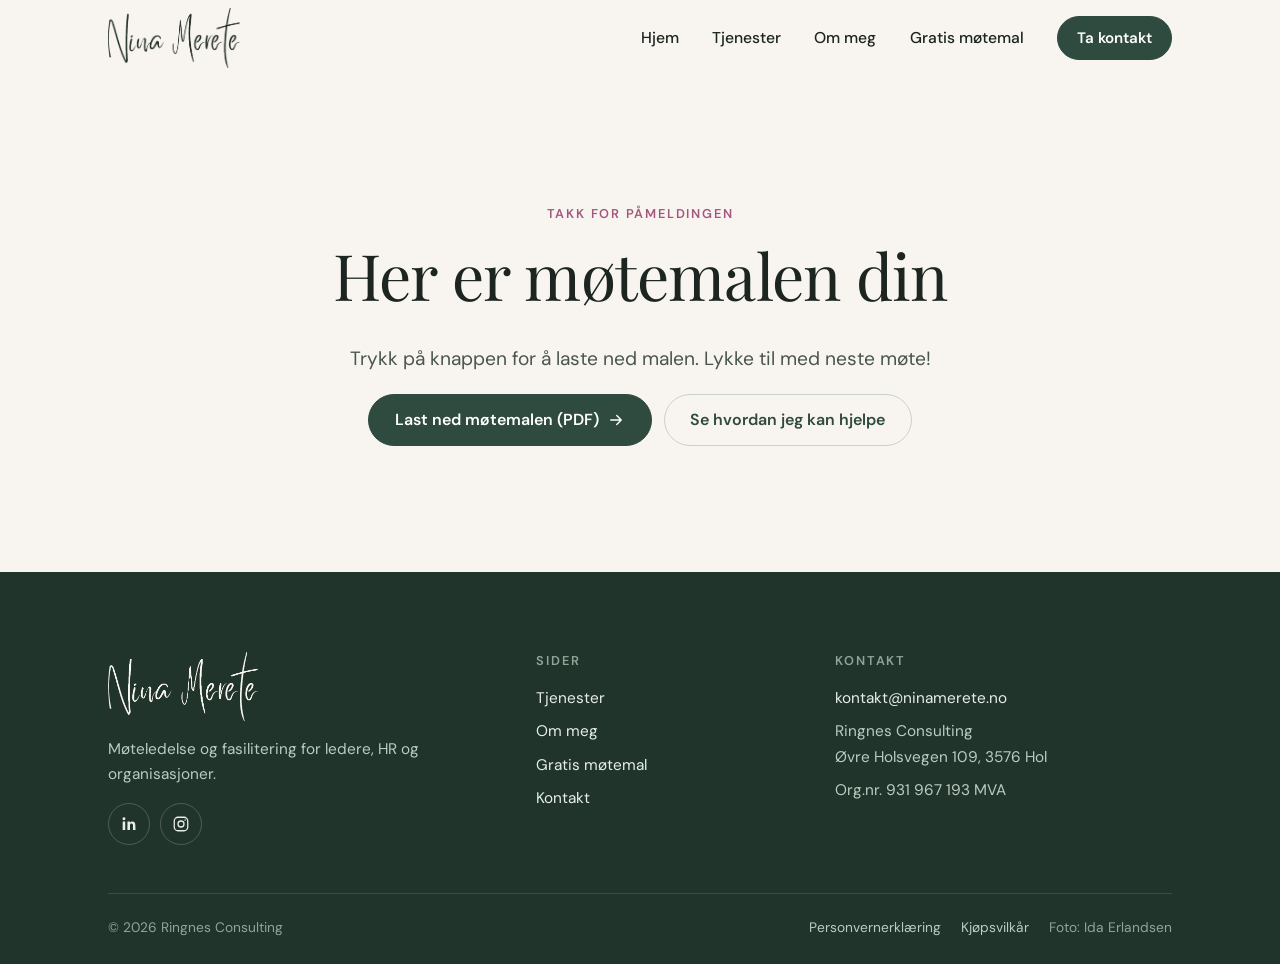
<file: motemal/takk/index.html>
<!doctype html>
<html lang="nb">
<head>
<meta charset="utf-8">
<meta name="viewport" content="width=device-width, initial-scale=1">

<title>Her er møtemalen din | Nina Merete</title>
<meta name="description" content="Trykk på knappen for å laste ned malen. Lykke til med neste møte!">
<meta name="robots" content="noindex, follow">
<link rel="canonical" href="https://www.ninamerete.no/motemal/takk/">
<meta name="theme-color" content="#f8f5f0">
<meta property="og:type" content="website">
<meta property="og:locale" content="nb_NO">
<meta property="og:site_name" content="Nina Merete">
<meta property="og:title" content="Her er møtemalen din | Nina Merete">
<meta property="og:description" content="Trykk på knappen for å laste ned malen. Lykke til med neste møte!">
<meta property="og:url" content="https://www.ninamerete.no/motemal/takk/">
<meta property="og:image" content="https://www.ninamerete.no/assets/img/og/forside.jpg">
<meta property="og:image:type" content="image/jpeg">
<meta property="og:image:width" content="1200">
<meta property="og:image:height" content="630">
<meta property="og:image:alt" content="Nina Merete Ringnes. Gode møter skjer ikke av seg selv. De ledes.">
<meta name="twitter:card" content="summary_large_image">
<meta name="twitter:title" content="Her er møtemalen din | Nina Merete">
<meta name="twitter:description" content="Trykk på knappen for å laste ned malen. Lykke til med neste møte!">
<meta name="twitter:image" content="https://www.ninamerete.no/assets/img/og/forside.jpg">
<meta name="twitter:image:alt" content="Nina Merete Ringnes. Gode møter skjer ikke av seg selv. De ledes.">
<meta name="author" content="Nina Merete Ringnes">
<link rel="icon" href="../../favicon.ico" sizes="any">
<link rel="icon" type="image/png" sizes="32x32" href="../../assets/img/favicon-32.png">
<link rel="apple-touch-icon" href="../../assets/img/favicon-180.png">
<link rel="manifest" href="../../site.webmanifest">
<link rel="preload" href="../../assets/fonts/PlayfairDisplay-normal.woff2" as="font" type="font/woff2" crossorigin>
<link rel="preload" href="../../assets/fonts/DMSans-normal.woff2" as="font" type="font/woff2" crossorigin>
<link rel="stylesheet" href="../../assets/css/style.css?v=17">


</head>
<body>
<a class="skip-link" href="#innhold">Hopp til innhold</a>
<header class="site-header">
  <div class="wrap">
    <a class="brand" href="../../" aria-label="Nina Merete, til forsiden"><img src="../../assets/img/logo.png" alt="Nina Merete" width="579" height="265"></a>
    <button class="nav-toggle" type="button" aria-expanded="false" aria-controls="hovedmeny" aria-label="Åpne meny"><span></span></button>
    <nav class="nav" id="hovedmeny" aria-label="Hovedmeny">
      <a href="../../">Hjem</a><a href="../../tjenester/">Tjenester</a><a href="../../om/">Om meg</a><a href="../../motemal/">Gratis møtemal</a>
      <a class="btn btn--sm" href="../../kontakt/">Ta kontakt</a>
    </nav>
  </div>
</header>
<main id="innhold">
<section class="section notfound">
  <div class="wrap narrow">
    <span class="label">Takk for påmeldingen</span>
    <h1>Her er møtemalen din</h1>
    <p class="lead">Trykk på knappen for å laste ned malen. Lykke til med neste møte!</p>
    <div class="actions"><a class="btn" href="../../ressurser/motemal-1da4d6cf.pdf" download="Motemal-Nina-Merete.pdf">Last ned møtemalen (PDF)<svg viewBox="0 0 24 24" fill="none" stroke="currentColor" stroke-width="1.8" stroke-linecap="round" stroke-linejoin="round" aria-hidden="true"><path d="M5 12h14M13 6l6 6-6 6"/></svg></a><a class="btn btn--outline" href="../../tjenester/">Se hvordan jeg kan hjelpe</a></div>
  </div>
</section>
</main>
<footer class="site-footer">
  <div class="wrap">
    <div class="footer-grid">
      <div class="footer-brand">
        <img src="../../assets/img/logo-lys.png" alt="Nina Merete" width="579" height="265" loading="lazy">
        <p>Møteledelse og fasilitering for ledere, HR og organisasjoner.</p>
        <div class="social">
          <a href="https://www.linkedin.com/in/nina-merete-ringnes-888065a7/" target="_blank" rel="noopener" aria-label="LinkedIn"><svg viewBox="0 0 24 24" fill="currentColor" aria-hidden="true"><path d="M6.94 8.5H3.56V20h3.38V8.5zM5.25 3A1.97 1.97 0 1 0 5.3 6.94 1.97 1.97 0 0 0 5.25 3zM20.44 13.4c0-3.2-1.7-4.7-4-4.7a3.45 3.45 0 0 0-3.13 1.72V8.5H9.94c.04 1.02 0 11.5 0 11.5h3.37v-6.42c0-.34.03-.68.13-.93.27-.68.9-1.39 1.94-1.39 1.37 0 1.92 1.05 1.92 2.58V20h3.37l-.23-6.6z"/></svg></a>
          <a href="https://www.instagram.com/ninamerete.no/" target="_blank" rel="noopener" aria-label="Instagram"><svg viewBox="0 0 24 24" fill="none" stroke="currentColor" stroke-width="1.7" aria-hidden="true"><rect x="3" y="3" width="18" height="18" rx="5"/><circle cx="12" cy="12" r="4"/><circle cx="17.5" cy="6.5" r="1" fill="currentColor" stroke="none"/></svg></a>
        </div>
      </div>
      <div>
        <h2>Sider</h2>
        <ul>
          <li><a href="../../tjenester/">Tjenester</a></li>
          <li><a href="../../om/">Om meg</a></li>
          <li><a href="../../motemal/">Gratis møtemal</a></li>
          <li><a href="../../kontakt/">Kontakt</a></li>
        </ul>
      </div>
      <div>
        <h2>Kontakt</h2>
        <ul>
          <li><a href="mailto:kontakt@ninamerete.no">kontakt@ninamerete.no</a></li>
          <li>Ringnes Consulting<br>Øvre Holsvegen 109, 3576 Hol</li>
          <li>Org.nr. 931 967 193 MVA</li>
        </ul>
      </div>
    </div>
    <div class="footer-bottom">
      <span>© <span data-year>2026</span> Ringnes Consulting</span>
      <nav aria-label="Juridisk">
        <a href="../../personvernerklaering/">Personvernerklæring</a>
        <a href="../../kjopsvilkar/">Kjøpsvilkår</a>
        <span>Foto: Ida Erlandsen</span>
      </nav>
    </div>
  </div>
</footer>
<script src="../../assets/js/main.js?v=17" defer></script>
</body>
</html>
</file>
<file: assets/css/style.css>
/* ninamerete.no */

@font-face { font-family: 'DM Sans'; font-style: normal; font-weight: 300 700; font-display: swap; src: url('../fonts/DMSans-normal.woff2') format('woff2'); }
@font-face { font-family: 'DM Sans'; font-style: italic; font-weight: 400; font-display: swap; src: url('../fonts/DMSans-italic.woff2') format('woff2'); }
@font-face { font-family: 'Playfair Display'; font-style: normal; font-weight: 400 700; font-display: swap; src: url('../fonts/PlayfairDisplay-normal.woff2') format('woff2'); }
@font-face { font-family: 'Playfair Display'; font-style: italic; font-weight: 400 700; font-display: swap; src: url('../fonts/PlayfairDisplay-italic.woff2') format('woff2'); }

:root {
  --ink: #1c2520;
  --ink-soft: #4a554e;
  --muted: #5d6761;
  --green: #2f4a3e;
  --green-deep: #20342b;
  --sage: #e4eae3;
  --bg: #f8f5f0;
  --paper: #ffffff;
  --accent: #a3577f;
  --accent-light: #e6c3c1;
  --line: #e4ded5;

  --serif: 'Playfair Display', Georgia, serif;
  --sans: 'DM Sans', system-ui, -apple-system, 'Segoe UI', Roboto, sans-serif;

  --radius: 16px;
  --wrap: 1160px;
  --gutter: clamp(20px, 5vw, 48px);
  --section: clamp(64px, 9vw, 120px);
  --ease: cubic-bezier(.2, .7, .2, 1);
}

*, *::before, *::after { box-sizing: border-box; }
html { -webkit-text-size-adjust: 100%; scroll-behavior: smooth; scroll-padding-top: 88px; }
body {
  margin: 0;
  font-family: var(--sans);
  font-size: 1.0625rem;
  line-height: 1.65;
  color: var(--ink);
  background: var(--bg);
  -webkit-font-smoothing: antialiased;
}
img { display: block; max-width: 100%; height: auto; }
a { color: var(--green); text-underline-offset: .2em; text-decoration-thickness: 1px; }
a:hover { color: var(--accent); }
:focus-visible { outline: 2px solid var(--accent); outline-offset: 3px; border-radius: 4px; }

h1, h2, h3 { font-family: var(--serif); font-weight: 400; line-height: 1.15; letter-spacing: -.012em; margin: 0 0 .5em; overflow-wrap: break-word; }
h1 { font-size: clamp(2.3rem, 5.2vw, 4rem); }
h2 { font-size: clamp(1.85rem, 3.4vw, 2.75rem); }
h3 { font-size: clamp(1.25rem, 1.8vw, 1.45rem); line-height: 1.3; }
h1 em { font-style: italic; color: var(--green); }
.nowrap { white-space: nowrap; }
h1, h2 { text-wrap: balance; }
p { margin: 0 0 1em; }
.lead { font-size: clamp(1.1rem, 1.5vw, 1.25rem); line-height: 1.6; color: var(--ink-soft); }
.muted { color: var(--muted); }

.wrap { width: 100%; max-width: var(--wrap); margin-inline: auto; padding-inline: var(--gutter); }
.narrow { max-width: 780px; }
.section { padding-block: var(--section); }
.section--white { background: var(--paper); }
.section--green { background: var(--green-deep); color: #dfe7e1; }
.section--green h2, .section--green h3 { color: #fff; }

.label {
  display: block; margin-bottom: 14px;
  font-size: .8rem; font-weight: 600; letter-spacing: .14em; text-transform: uppercase; color: var(--accent);
}
.section--green .label { color: var(--accent-light); }
.head { max-width: 680px; margin-bottom: clamp(36px, 5vw, 56px); }
.head p { color: var(--ink-soft); font-size: 1.1rem; margin: 0; }
.section--green .head p { color: #bccbc0; }
.head--center { margin-inline: auto; text-align: center; }

.sr-only { position: absolute; width: 1px; height: 1px; padding: 0; margin: -1px; overflow: hidden; clip: rect(0 0 0 0); white-space: nowrap; border: 0; }
.skip-link { position: absolute; left: 12px; top: -60px; z-index: 100; background: var(--green); color: #fff; padding: 10px 16px; border-radius: 8px; }
.skip-link:focus { top: 12px; color: #fff; }

/* Knapper */
.btn {
  display: inline-flex; align-items: center; justify-content: center; gap: .55em;
  min-height: 52px; padding: .8em 1.6em;
  font: 600 1rem/1.2 var(--sans);
  color: #fff; background: var(--green); border: 1.5px solid var(--green);
  border-radius: 999px; text-decoration: none; cursor: pointer; text-align: center;
  transition: background-color .2s, border-color .2s, color .2s, transform .2s var(--ease);
}
.btn:hover { background: var(--green-deep); border-color: var(--green-deep); color: #fff; transform: translateY(-1px); }
.btn svg { width: 18px; height: 18px; flex-shrink: 0; }
.btn--outline { background: transparent; color: var(--green); border-color: #c9d3cb; }
.btn--outline:hover { background: transparent; color: var(--green-deep); border-color: var(--green); }
.btn--white { background: #fff; color: var(--green-deep); border-color: #fff; }
.btn--white:hover { background: #f1ebe3; border-color: #f1ebe3; color: var(--green-deep); }
.btn--sm { min-height: 44px; padding: .55em 1.25em; font-size: .95rem; }
.actions { display: flex; flex-wrap: wrap; gap: 12px; align-items: center; }
@media (max-width: 480px) { .actions .btn { width: 100%; } }

.text-link { display: inline-flex; align-items: center; gap: .4em; font-weight: 600; text-decoration: none; color: var(--green); }
.text-link svg { width: 16px; height: 16px; transition: transform .2s var(--ease); }
.text-link:hover svg { transform: translateX(3px); }

/* Topptekst */
.site-header { position: sticky; top: 0; z-index: 50; background: rgba(248, 245, 240, .94); border-bottom: 1px solid transparent; transition: border-color .2s; }
.site-header.is-scrolled { border-bottom-color: var(--line); }
.site-header .wrap { display: flex; align-items: center; justify-content: space-between; gap: 24px; height: 76px; }
.brand img { width: 132px; height: auto; }
.nav { display: flex; align-items: center; gap: clamp(20px, 2.6vw, 36px); }
.nav a:not(.btn) { font-size: .98rem; font-weight: 500; color: var(--ink); text-decoration: none; padding: 6px 0; }
.nav a:not(.btn):hover, .nav a:not(.btn)[aria-current="page"] { color: var(--green); }
.nav .btn[aria-current="page"] { background: var(--green-deep); border-color: var(--green-deep); color: #fff; }
.nav a:not(.btn)[aria-current="page"] { box-shadow: inset 0 -1.5px 0 var(--accent); }
.nav-toggle { display: none; }

@media (max-width: 880px) {
  .brand img { width: 116px; }
  .nav-toggle { display: inline-flex; align-items: center; justify-content: center; width: 48px; height: 48px; margin-right: -10px; border: 0; background: none; cursor: pointer; color: var(--ink); }
  .nav-toggle span, .nav-toggle span::before, .nav-toggle span::after { display: block; width: 22px; height: 1.5px; background: currentColor; transition: transform .25s var(--ease), background-color .2s; }
  .nav-toggle span { position: relative; }
  .nav-toggle span::before, .nav-toggle span::after { content: ""; position: absolute; left: 0; }
  .nav-toggle span::before { transform: translateY(-7px); }
  .nav-toggle span::after { transform: translateY(7px); }
  .nav-open .nav-toggle span { background: transparent; }
  .nav-open .nav-toggle span::before { transform: rotate(45deg); }
  .nav-open .nav-toggle span::after { transform: rotate(-45deg); }
  .nav {
    position: fixed; top: 76px; left: 0; right: 0; bottom: 0;
    flex-direction: column; align-items: stretch; gap: 0;
    padding: 8px var(--gutter) 32px; background: var(--bg); border-top: 1px solid var(--line);
    overflow-y: auto; visibility: hidden; opacity: 0; transition: opacity .2s, visibility .2s;
  }
  .nav-open .nav { visibility: visible; opacity: 1; }
  .nav a:not(.btn) { font-size: 1.35rem; padding: 16px 0; border-bottom: 1px solid var(--line); }
  .nav a[aria-current="page"] { box-shadow: none; }
  .nav .btn { margin-top: 24px; }
  body.nav-open { overflow: hidden; }
}

/* Hero */
.hero { padding-block: clamp(32px, 5vw, 64px) clamp(56px, 7vw, 96px); }
@media (min-width: 881px) {
  .hero--full { min-height: calc(100vh - 76px); min-height: calc(100svh - 76px); display: flex; flex-direction: column; justify-content: center; padding-block: 40px 64px; }
  .hero--full .hero-photo { aspect-ratio: 4 / 5; max-height: calc(100vh - 190px); max-height: calc(100svh - 190px); min-height: 380px; }
}
@media (min-width: 881px) and (max-height: 760px) { .hero--full h1 { font-size: clamp(2.3rem, 4.2vw, 3.2rem); } }
.hero-grid { display: grid; grid-template-columns: minmax(0, 1.1fr) minmax(0, .9fr); gap: clamp(36px, 6vw, 80px); align-items: center; }
.hero h1 { margin-bottom: .4em; }
.hero .lead { max-width: 32em; margin-bottom: 1.8rem; }
.hero-photo { border-radius: var(--radius); overflow: hidden; aspect-ratio: 4 / 5; background: var(--sage); }
.hero-photo img { width: 100%; height: 100%; object-fit: cover; object-position: 50% 25%; }
@media (max-width: 880px) {
  .hero-grid { grid-template-columns: 1fr; }
  .hero-photo { aspect-ratio: 4 / 3; max-height: 460px; width: 100%; }
}

.page-hero { padding-block: clamp(40px, 7vw, 88px) clamp(32px, 5vw, 56px); }
.page-hero h1 { max-width: 16em; }
.page-hero .lead { max-width: 38em; margin: 0; }

/* Erfaring: 30 år, rolig og tydelig */
.years { display: grid; grid-template-columns: auto minmax(0, 1fr); gap: clamp(20px, 4vw, 48px); align-items: center; padding-block: clamp(28px, 4vw, 40px); border-top: 1px solid var(--line); border-bottom: 1px solid var(--line); }
.years-num { font-family: var(--serif); font-size: clamp(2.6rem, 4.4vw, 3.4rem); line-height: 1; color: var(--green); white-space: nowrap; }
.years-num small { display: block; margin-top: 6px; font-family: var(--sans); font-size: .85rem; font-weight: 600; letter-spacing: .12em; text-transform: uppercase; color: var(--muted); }
.years-text h2 { font-size: clamp(1.3rem, 2vw, 1.6rem); line-height: 1.3; margin-bottom: .35em; }
.years-text p { color: var(--ink-soft); margin: 0 0 .8rem; max-width: 44em; }
@media (max-width: 640px) { .years { grid-template-columns: 1fr; gap: 16px; } }

/* Tall */
.stats { display: grid; grid-template-columns: repeat(4, minmax(0, 1fr)); background: var(--paper); border: 1px solid var(--line); border-radius: var(--radius); }
.stat { padding: clamp(22px, 3vw, 34px) clamp(18px, 2.4vw, 30px); }
.stat + .stat { border-left: 1px solid var(--line); }
.stat-value { font-family: var(--serif); font-size: clamp(2.2rem, 4.6vw, 3.8rem); line-height: 1; color: var(--green); margin-bottom: 10px; white-space: nowrap; }
.stat-label { hyphens: auto; font-size: .95rem; line-height: 1.45; color: var(--ink-soft); margin: 0; }
@media (max-width: 880px) {
  .stats { grid-template-columns: repeat(2, minmax(0, 1fr)); }
  .stat:nth-child(3) { border-left: 0; }
  .stat:nth-child(n+3) { border-top: 1px solid var(--line); }
}
@media (max-width: 420px) {
  .stat { padding: 20px 16px; }
  .stat-value { font-size: 2rem; }
  .stat-label { font-size: .88rem; }
}
@media (max-width: 350px) {
  .stat { padding: 18px 12px; }
  .stat-value { font-size: 1.7rem; }
}

.big-stats { display: grid; grid-template-columns: repeat(2, minmax(0, 1fr)); gap: clamp(24px, 5vw, 64px); }
.big-stat { border-top: 2px solid var(--green); padding-top: 24px; }
.big-stat .stat-value { font-size: clamp(3.2rem, 7vw, 5.2rem); color: var(--green); margin-bottom: 12px; }
.big-stat p { margin: 0; color: var(--ink-soft); font-size: 1.1rem; max-width: 24em; }
.big-stat .source { margin-top: 10px; font-size: .85rem; color: var(--muted); }
.big-stat .source a { color: inherit; }
@media (max-width: 640px) { .big-stats { grid-template-columns: 1fr; } }

/* Oppsett */
.split { display: grid; grid-template-columns: minmax(0, 1fr) minmax(0, 1fr); gap: clamp(36px, 6vw, 88px); align-items: center; }
@media (max-width: 880px) { .split { grid-template-columns: 1fr; } }
.photo { border-radius: var(--radius); overflow: hidden; background: var(--sage); }
.photo img { width: 100%; height: 100%; object-fit: cover; }
.ratio-portrait { aspect-ratio: 4 / 5; }
.ratio-land { aspect-ratio: 3 / 2; }
@media (max-width: 880px) { .split .ratio-portrait { aspect-ratio: 4 / 3.4; } }

/* Tjenestekort */
.cards { display: grid; grid-template-columns: repeat(3, minmax(0, 1fr)); gap: clamp(16px, 2vw, 24px); }
@media (max-width: 960px) { .cards { grid-template-columns: 1fr; } }
.card { position: relative; display: flex; flex-direction: column; background: var(--paper); border: 1px solid var(--line); border-radius: var(--radius); overflow: hidden; transition: border-color .2s, transform .25s var(--ease); }
.card:hover { border-color: #cfc6b9; transform: translateY(-3px); }
.card-img { aspect-ratio: 16 / 10; overflow: hidden; background: var(--sage); }
.card-img img { width: 100%; height: 100%; object-fit: cover; }
.card-body { display: flex; flex-direction: column; flex: 1; padding: 26px 26px 28px; }
.card-body p { color: var(--ink-soft); }
.card .text-link { margin-top: auto; }
.card .text-link::after { content: ""; position: absolute; inset: 0; }
@media (max-width: 960px) and (min-width: 600px) {
  .card { flex-direction: row; }
  .card-img { flex: 0 0 38%; aspect-ratio: auto; }
}

/* Tjenesteside */
.service { display: grid; grid-template-columns: minmax(0, 1fr) minmax(0, 1fr); gap: clamp(36px, 6vw, 80px); align-items: start; padding-block: clamp(48px, 7vw, 88px); border-top: 1px solid var(--line); }
.service:first-child { border-top: 0; padding-top: 0; }
.service:nth-child(even) .service-img { order: 2; }
.service-img { position: sticky; top: 108px; }
.service .lead { margin-bottom: 1.4rem; }
@media (max-width: 880px) {
  .service { grid-template-columns: 1fr; }
  .service:nth-child(even) .service-img { order: 0; }
  .service-img { position: static; }
}
.box { background: var(--paper); border: 1px solid var(--line); border-radius: var(--radius); padding: 24px 26px; margin-bottom: 28px; }
.box h3 { font-family: var(--sans); font-size: .8rem; font-weight: 600; letter-spacing: .14em; text-transform: uppercase; color: var(--muted); margin-bottom: 14px; }

.checks { list-style: none; margin: 0; padding: 0; }
.checks li { position: relative; padding-left: 32px; }
.checks li + li { margin-top: 10px; }
.checks li::before {
  content: ""; position: absolute; left: 0; top: .3em; width: 20px; height: 20px; border-radius: 50%;
  background: var(--sage) url("data:image/svg+xml,%3Csvg xmlns='http://www.w3.org/2000/svg' viewBox='0 0 20 20'%3E%3Cpath d='M6 10.4l2.6 2.6L14 7.6' fill='none' stroke='%232f4a3e' stroke-width='1.8' stroke-linecap='round' stroke-linejoin='round'/%3E%3C/svg%3E") center/100% no-repeat;
}

/* Steg */
.steps { display: grid; grid-template-columns: repeat(4, minmax(0, 1fr)); gap: 24px; list-style: none; margin: 0; padding: 0; counter-reset: s; }
.steps li { padding-top: 24px; border-top: 1px solid var(--line); }
.steps li::before { counter-increment: s; content: counter(s); display: grid; place-items: center; width: 34px; height: 34px; margin-bottom: 16px; border-radius: 50%; background: var(--sage); color: var(--green); font-weight: 600; font-size: .95rem; }
.steps h3 { font-size: 1.2rem; margin-bottom: .4em; }
.steps p { margin: 0; color: var(--ink-soft); font-size: 1rem; }
@media (max-width: 880px) { .steps { grid-template-columns: repeat(2, minmax(0, 1fr)); } }
@media (max-width: 520px) { .steps { grid-template-columns: 1fr; } }

/* Møtemal */
.offer { display: grid; grid-template-columns: minmax(0, .8fr) minmax(0, 1.2fr); gap: clamp(32px, 6vw, 80px); align-items: center; background: var(--sage); border-radius: calc(var(--radius) * 1.5); padding: clamp(28px, 6vw, 72px); }
.offer-cover { max-width: 300px; width: 100%; margin-inline: auto; }
.offer-cover img { border-radius: 4px; box-shadow: 0 24px 48px -20px rgba(28,37,32,.45); }
.offer .checks { margin-bottom: 28px; }
@media (max-width: 880px) { .offer { grid-template-columns: 1fr; } .offer-cover { max-width: 220px; } }

.contents { display: grid; grid-template-columns: repeat(3, minmax(0, 1fr)); gap: 16px; counter-reset: c; }
.contents div { background: var(--paper); border: 1px solid var(--line); border-radius: var(--radius); padding: 24px; }
.contents div::before { counter-increment: c; content: counter(c); display: grid; place-items: center; width: 34px; height: 34px; margin-bottom: 14px; border-radius: 50%; background: var(--sage); color: var(--green); font-weight: 600; font-size: .95rem; }
.contents h3 { font-size: 1.15rem; margin-bottom: .35em; }
.contents p { margin: 0; color: var(--ink-soft); font-size: .98rem; }
@media (max-width: 880px) { .contents { grid-template-columns: repeat(2, minmax(0, 1fr)); } }
@media (max-width: 560px) { .contents { grid-template-columns: 1fr; } }

.pages { display: grid; grid-template-columns: repeat(4, minmax(0, 1fr)); gap: 16px; margin-top: 40px; }
.pages img { border-radius: 4px; border: 1px solid var(--line); background: #fff; }
@media (max-width: 700px) { .pages { grid-template-columns: repeat(2, minmax(0, 1fr)); } }

/* Skjema */
.form-card { background: var(--paper); border: 1px solid var(--line); border-radius: calc(var(--radius) * 1.25); padding: clamp(24px, 4vw, 40px); }
.form-card h2 { font-size: clamp(1.5rem, 2.4vw, 1.9rem); margin-bottom: .35em; }
.form-card > p { color: var(--ink-soft); }
.form-note { margin: 14px 0 0; font-size: .85rem; line-height: 1.5; color: var(--muted); }
.form-note a { color: inherit; }

.form-fallback-static { padding: 16px 18px; border-radius: 10px; background: var(--bg); margin: 0; }

/* Om */
.facts { display: grid; grid-template-columns: repeat(3, minmax(0, 1fr)); gap: 16px; }
.fact { background: var(--paper); border: 1px solid var(--line); border-radius: var(--radius); padding: 28px 26px; }
.fact h3 { margin-bottom: .45em; }
.fact p { margin: 0; color: var(--ink-soft); }
@media (max-width: 880px) { .facts { grid-template-columns: 1fr; } }
.signature { width: 170px; margin-top: 12px; }

/* Kontakt */
.contact-grid { display: grid; grid-template-columns: minmax(0, .9fr) minmax(0, 1.1fr); gap: clamp(32px, 6vw, 72px); align-items: start; }
@media (max-width: 880px) { .contact-grid { grid-template-columns: 1fr; } }
.contact-list { list-style: none; padding: 0; margin: 0; border-top: 1px solid var(--line); }
.contact-list li { display: flex; gap: 16px; align-items: center; padding: 18px 0; border-bottom: 1px solid var(--line); }
.contact-list .icon { flex: 0 0 44px; height: 44px; display: grid; place-items: center; border-radius: 50%; background: var(--paper); border: 1px solid var(--line); color: var(--green); }
.contact-list .icon svg { width: 19px; height: 19px; }
.contact-list small { display: block; font-size: .8rem; color: var(--muted); }
.contact-list a { font-weight: 600; color: var(--ink); text-decoration: none; overflow-wrap: anywhere; }
.contact-list a:hover { color: var(--accent); }

/* FAQ */
.faq { border-top: 1px solid var(--line); }
.faq details { border-bottom: 1px solid var(--line); }
.faq summary { list-style: none; cursor: pointer; display: flex; justify-content: space-between; align-items: center; gap: 20px; padding: 22px 0; font-family: var(--serif); font-size: clamp(1.1rem, 1.7vw, 1.3rem); }
.faq summary::-webkit-details-marker { display: none; }
.faq summary::after { content: ""; flex: 0 0 13px; height: 13px; background: linear-gradient(var(--green), var(--green)) center/100% 1.5px no-repeat, linear-gradient(var(--green), var(--green)) center/1.5px 100% no-repeat; transition: transform .25s var(--ease); }
.faq details[open] summary::after { transform: rotate(45deg); }
.faq details > div { padding: 0 0 22px; color: var(--ink-soft); }
.faq details > div p { margin: 0; }

/* CTA */
.cta { background: var(--green-deep); color: #dfe7e1; border-radius: calc(var(--radius) * 1.5); padding: clamp(36px, 6vw, 72px); text-align: center; }
.cta h2 { color: #fff; margin-bottom: .4em; }
.cta p { color: #bccbc0; max-width: 34em; margin: 0 auto 28px; }
.cta .cta-alt { margin: 20px 0 0; font-size: .98rem; }
.cta .cta-alt a { color: #fff; font-weight: 600; }
.cta .actions { justify-content: center; }
@media (max-width: 480px) { .cta { padding: 36px 20px; } .btn { padding-inline: 1.1em; } }

/* Juridisk */
.legal { display: grid; grid-template-columns: 220px minmax(0, 1fr); gap: clamp(32px, 6vw, 72px); align-items: start; }
.legal-nav { position: sticky; top: 108px; font-size: .92rem; }
.legal-nav h2 { font: 600 .8rem/1.4 var(--sans); letter-spacing: .14em; text-transform: uppercase; color: var(--muted); margin-bottom: 12px; }
.legal-nav ol { list-style: none; margin: 0; padding: 0; }
.legal-nav a { display: block; padding: 5px 0; color: var(--ink-soft); text-decoration: none; line-height: 1.35; }
.legal-nav a:hover { color: var(--green); }
.legal-body { max-width: 760px; background: var(--paper); border: 1px solid var(--line); border-radius: var(--radius); padding: clamp(24px, 5vw, 56px); overflow-wrap: break-word; }
.legal-body h2 { font-size: clamp(1.35rem, 2vw, 1.65rem); margin-top: 2em; }
.legal-body h2:first-child { margin-top: 0; }
.legal-body h3 { font: 600 1.05rem/1.4 var(--sans); margin-top: 1.5em; }
.legal-body ul { padding-left: 1.2em; margin: 0 0 1em; }
.legal-body li { margin-bottom: .3em; }
.legal-body address { font-style: normal; background: var(--bg); border-radius: 10px; padding: 16px 20px; margin: 0 0 1em; }
@media (max-width: 880px) { .legal { grid-template-columns: 1fr; } .legal-nav { display: none; } }

/* Bunntekst */
.site-footer { background: var(--green-deep); color: #bccbc0; padding-top: clamp(56px, 7vw, 80px); font-size: .96rem; }
.site-footer a { color: #e8eee9; text-decoration: none; }
.site-footer a:hover { color: var(--accent-light); }
.footer-grid { display: grid; grid-template-columns: 1.5fr 1fr 1.3fr; gap: 40px; padding-bottom: 48px; }
.footer-grid h2 { font: 600 .8rem/1.4 var(--sans); letter-spacing: .14em; text-transform: uppercase; color: #8fa597; margin: 0 0 16px; }
.footer-grid ul { list-style: none; margin: 0; padding: 0; }
.footer-grid li + li { margin-top: 8px; }
.footer-brand img { width: 150px; margin-bottom: 16px; }
.footer-brand p { max-width: 24em; }
.social { display: flex; gap: 10px; }
.social a { display: grid; place-items: center; width: 42px; height: 42px; border-radius: 50%; border: 1px solid rgba(255,255,255,.2); }
.social a:hover { background: #fff; color: var(--green-deep); }
.social svg { width: 18px; height: 18px; }
.footer-bottom { display: flex; flex-wrap: wrap; justify-content: space-between; gap: 10px 24px; padding-block: 22px 26px; border-top: 1px solid rgba(255,255,255,.12); font-size: .86rem; color: #8fa597; }
.footer-bottom nav { display: flex; flex-wrap: wrap; gap: 6px 20px; }
.footer-bottom a { color: #bccbc0; }
@media (max-width: 760px) { .footer-grid { grid-template-columns: 1fr 1fr; } .footer-brand { grid-column: 1 / -1; } }
@media (max-width: 460px) { .footer-grid { grid-template-columns: 1fr; } }

.notfound { min-height: 55vh; display: grid; place-items: center; text-align: center; }
.notfound .actions { justify-content: center; }

/* Inntoning */
.js .reveal { opacity: 0; transform: translateY(10px); transition: opacity .45s var(--ease), transform .45s var(--ease); }
.js .reveal.is-visible { opacity: 1; transform: none; }
@media (prefers-reduced-motion: reduce) {
  html { scroll-behavior: auto; }
  *, *::before, *::after { transition-duration: .01ms !important; }
  .js .reveal { opacity: 1; transform: none; }
}
@media print { .site-header, .site-footer, .legal-nav { display: none !important; } body { background: #fff; } }

/* Skjemaer (Web3Forms) */
.nform { display: grid; gap: 14px; }
.nform .field { display: grid; gap: 6px; }
.nform label { font: 600 .92rem/1.3 var(--sans); color: var(--ink); }
.nform .opt { font-weight: 400; color: var(--muted); }
.nform input[type="text"], .nform input[type="email"], .nform input[type="tel"], .nform textarea {
  width: 100%; min-height: 52px; padding: 13px 15px; font: 400 1rem/1.4 var(--sans); color: var(--ink);
  background: #fff; border: 1.5px solid #8b938e; border-radius: 10px; transition: border-color .2s;
}
.nform textarea { min-height: 140px; resize: vertical; }
.nform input:hover, .nform textarea:hover { border-color: var(--green); }
.nform input:focus-visible, .nform textarea:focus-visible { outline: 2px solid var(--accent); outline-offset: 1px; border-color: var(--green); }
.nform .check { display: flex; gap: 12px; align-items: flex-start; font-weight: 400; font-size: .93rem; line-height: 1.45; color: var(--ink-soft); cursor: pointer; }
.nform .check input { flex: 0 0 22px; width: 22px; height: 22px; margin: 0; accent-color: var(--green); cursor: pointer; }
.nform .btn { width: 100%; margin-top: 4px; }
.nform .hp { position: absolute; left: -9999px; width: 1px; height: 1px; overflow: hidden; }
.form-status { margin: 0; font-size: .95rem; }
.form-status:empty { display: none; }
.form-status.is-ok { color: var(--green); font-weight: 600; }
.form-status.is-error { color: #a23b3b; }

/* Tall med kilde */
.stats-turn { margin: clamp(36px, 5vw, 56px) 0 0; font-family: var(--serif); font-size: clamp(1.25rem, 2vw, 1.55rem); line-height: 1.4; color: var(--ink); display: flex; flex-wrap: wrap; align-items: baseline; gap: 6px 18px; }
.stats-turn .text-link { font-family: var(--sans); font-size: 1rem; }

/* Jevn avstand: to vanlige seksjoner etter hverandre skal ikke doble mellomrommet */
.section:not(.section--white):not(.section--green) + .section:not(.section--white):not(.section--green) { padding-top: 0; }
.hero + .section:not(.section--white):not(.section--green) { padding-top: clamp(24px, 3vw, 40px); }
</file>
